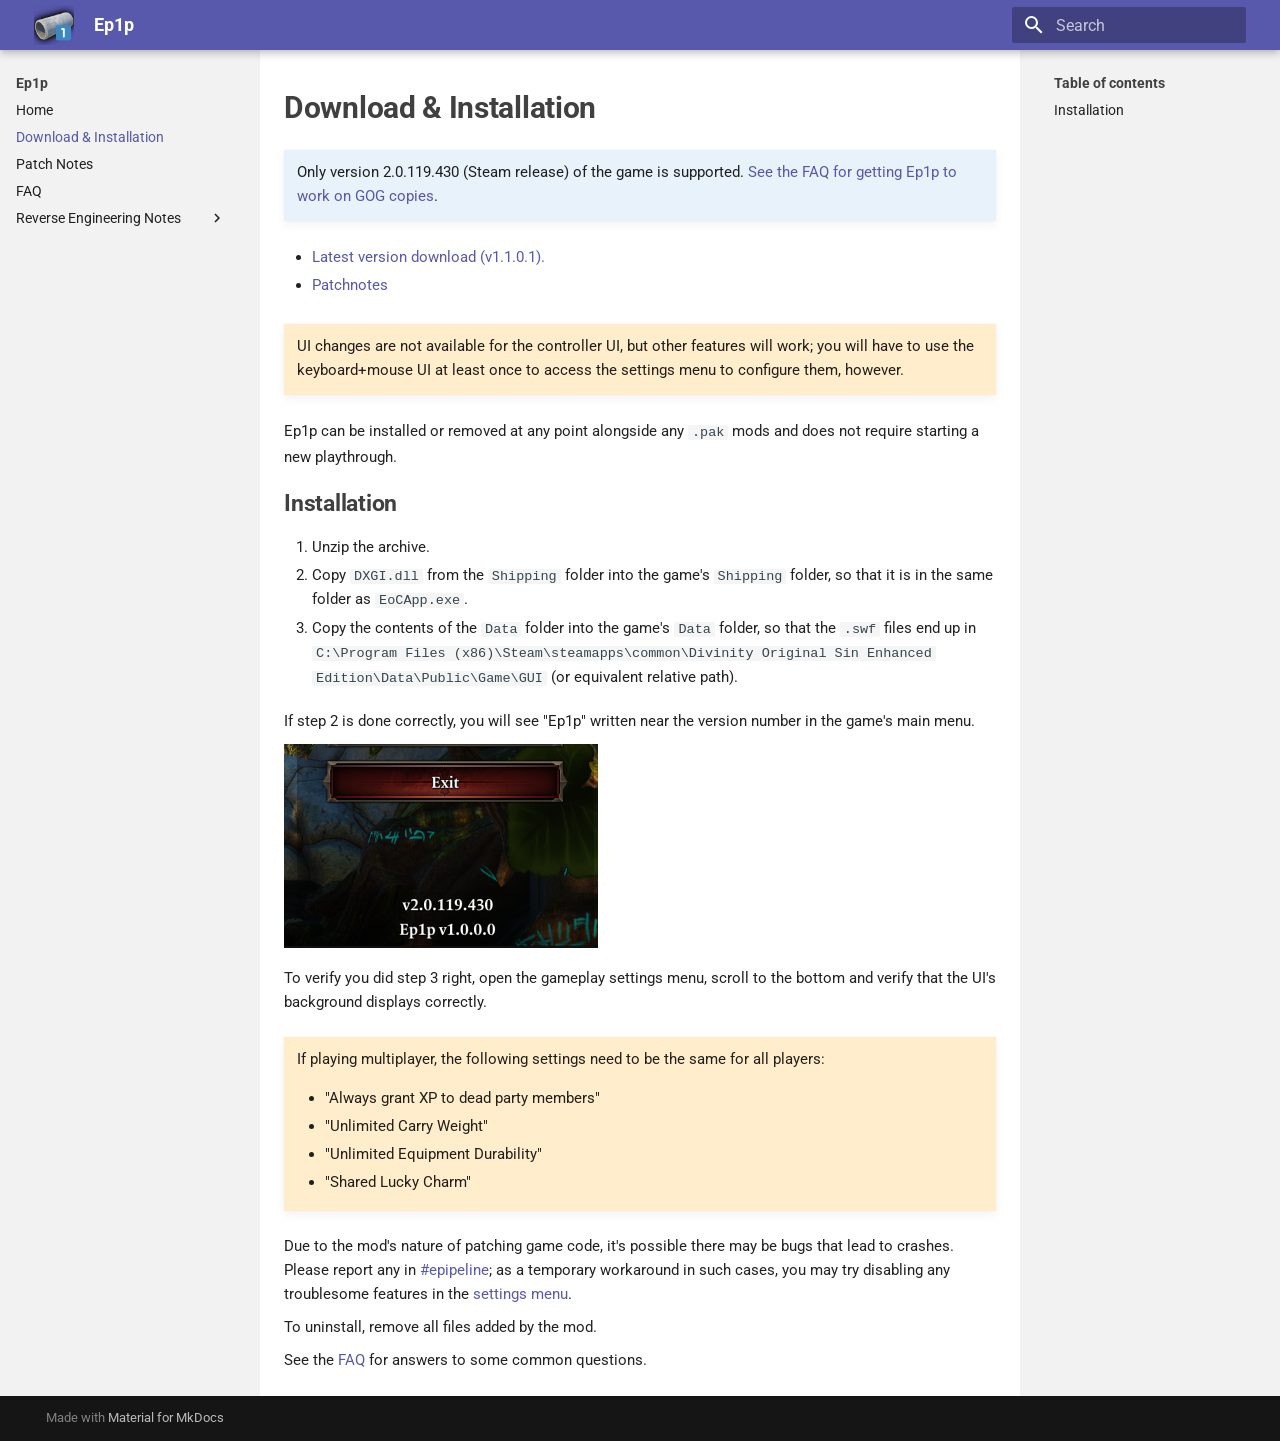
<file: download/index.html>
<!doctype html>
<html lang="en" class="no-js">
  <head>
    
      <meta charset="utf-8">
      <meta name="viewport" content="width=device-width,initial-scale=1">
      
        <meta name="description" content="Ep1p can be installed or removed at any point alongside any .pak mods and does not require starting a new playthrough.">
      
      
      
        <link rel="canonical" href="https://pinewood.team/ep1p/download/">
      
      
        <link rel="prev" href="..">
      
      
        <link rel="next" href="../patchnotes/">
      
      
      <link rel="icon" href="../img/ep1p_icon.png">
      <meta name="generator" content="mkdocs-1.6.1, mkdocs-material-9.5.29">
    
    
      
        <title>Download & Installation - Ep1p</title>
      
    
    
      <link rel="stylesheet" href="../assets/stylesheets/main.76a95c52.min.css">
      
      


    
    
      
    
    
      
        
        
        <link rel="preconnect" href="https://fonts.gstatic.com" crossorigin>
        <link rel="stylesheet" href="https://fonts.googleapis.com/css?family=Roboto:300,300i,400,400i,700,700i%7CRoboto+Mono:400,400i,700,700i&display=fallback">
        <style>:root{--md-text-font:"Roboto";--md-code-font:"Roboto Mono"}</style>
      
    
    
      <link rel="stylesheet" href="../css/extra.css">
    
    <script>__md_scope=new URL("..",location),__md_hash=e=>[...e].reduce((e,_)=>(e<<5)-e+_.charCodeAt(0),0),__md_get=(e,_=localStorage,t=__md_scope)=>JSON.parse(_.getItem(t.pathname+"."+e)),__md_set=(e,_,t=localStorage,a=__md_scope)=>{try{t.setItem(a.pathname+"."+e,JSON.stringify(_))}catch(e){}}</script>
    
      
  


  
  

<script id="__analytics">function __md_analytics(){function n(){dataLayer.push(arguments)}window.dataLayer=window.dataLayer||[],n("js",new Date),n("config","G-066MSBESE0"),document.addEventListener("DOMContentLoaded",function(){document.forms.search&&document.forms.search.query.addEventListener("blur",function(){this.value&&n("event","search",{search_term:this.value})}),document$.subscribe(function(){var a=document.forms.feedback;if(void 0!==a)for(var e of a.querySelectorAll("[type=submit]"))e.addEventListener("click",function(e){e.preventDefault();var t=document.location.pathname,e=this.getAttribute("data-md-value");n("event","feedback",{page:t,data:e}),a.firstElementChild.disabled=!0;e=a.querySelector(".md-feedback__note [data-md-value='"+e+"']");e&&(e.hidden=!1)}),a.hidden=!1}),location$.subscribe(function(e){n("config","G-066MSBESE0",{page_path:e.pathname})})});var e=document.createElement("script");e.async=!0,e.src="https://www.googletagmanager.com/gtag/js?id=G-066MSBESE0",document.getElementById("__analytics").insertAdjacentElement("afterEnd",e)}</script>
  
    <script>"undefined"!=typeof __md_analytics&&__md_analytics()</script>
  

    
    
    
  </head>
  
  
    <body dir="ltr">
  
    
    <input class="md-toggle" data-md-toggle="drawer" type="checkbox" id="__drawer" autocomplete="off">
    <input class="md-toggle" data-md-toggle="search" type="checkbox" id="__search" autocomplete="off">
    <label class="md-overlay" for="__drawer"></label>
    <div data-md-component="skip">
      
        
        <a href="#installation" class="md-skip">
          Skip to content
        </a>
      
    </div>
    <div data-md-component="announce">
      
    </div>
    
    
      

  

<header class="md-header md-header--shadow" data-md-component="header">
  <nav class="md-header__inner md-grid" aria-label="Header">
    <a href=".." title="Ep1p" class="md-header__button md-logo" aria-label="Ep1p" data-md-component="logo">
      
  <img src="../img/ep1p_logo.png" alt="logo">

    </a>
    <label class="md-header__button md-icon" for="__drawer">
      
      <svg xmlns="http://www.w3.org/2000/svg" viewBox="0 0 24 24"><path d="M3 6h18v2H3V6m0 5h18v2H3v-2m0 5h18v2H3v-2Z"/></svg>
    </label>
    <div class="md-header__title" data-md-component="header-title">
      <div class="md-header__ellipsis">
        <div class="md-header__topic">
          <span class="md-ellipsis">
            Ep1p
          </span>
        </div>
        <div class="md-header__topic" data-md-component="header-topic">
          <span class="md-ellipsis">
            
              Download & Installation
            
          </span>
        </div>
      </div>
    </div>
    
    
      <script>var media,input,key,value,palette=__md_get("__palette");if(palette&&palette.color){"(prefers-color-scheme)"===palette.color.media&&(media=matchMedia("(prefers-color-scheme: light)"),input=document.querySelector(media.matches?"[data-md-color-media='(prefers-color-scheme: light)']":"[data-md-color-media='(prefers-color-scheme: dark)']"),palette.color.media=input.getAttribute("data-md-color-media"),palette.color.scheme=input.getAttribute("data-md-color-scheme"),palette.color.primary=input.getAttribute("data-md-color-primary"),palette.color.accent=input.getAttribute("data-md-color-accent"));for([key,value]of Object.entries(palette.color))document.body.setAttribute("data-md-color-"+key,value)}</script>
    
    
    
      <label class="md-header__button md-icon" for="__search">
        
        <svg xmlns="http://www.w3.org/2000/svg" viewBox="0 0 24 24"><path d="M9.5 3A6.5 6.5 0 0 1 16 9.5c0 1.61-.59 3.09-1.56 4.23l.27.27h.79l5 5-1.5 1.5-5-5v-.79l-.27-.27A6.516 6.516 0 0 1 9.5 16 6.5 6.5 0 0 1 3 9.5 6.5 6.5 0 0 1 9.5 3m0 2C7 5 5 7 5 9.5S7 14 9.5 14 14 12 14 9.5 12 5 9.5 5Z"/></svg>
      </label>
      <div class="md-search" data-md-component="search" role="dialog">
  <label class="md-search__overlay" for="__search"></label>
  <div class="md-search__inner" role="search">
    <form class="md-search__form" name="search">
      <input type="text" class="md-search__input" name="query" aria-label="Search" placeholder="Search" autocapitalize="off" autocorrect="off" autocomplete="off" spellcheck="false" data-md-component="search-query" required>
      <label class="md-search__icon md-icon" for="__search">
        
        <svg xmlns="http://www.w3.org/2000/svg" viewBox="0 0 24 24"><path d="M9.5 3A6.5 6.5 0 0 1 16 9.5c0 1.61-.59 3.09-1.56 4.23l.27.27h.79l5 5-1.5 1.5-5-5v-.79l-.27-.27A6.516 6.516 0 0 1 9.5 16 6.5 6.5 0 0 1 3 9.5 6.5 6.5 0 0 1 9.5 3m0 2C7 5 5 7 5 9.5S7 14 9.5 14 14 12 14 9.5 12 5 9.5 5Z"/></svg>
        
        <svg xmlns="http://www.w3.org/2000/svg" viewBox="0 0 24 24"><path d="M20 11v2H8l5.5 5.5-1.42 1.42L4.16 12l7.92-7.92L13.5 5.5 8 11h12Z"/></svg>
      </label>
      <nav class="md-search__options" aria-label="Search">
        
        <button type="reset" class="md-search__icon md-icon" title="Clear" aria-label="Clear" tabindex="-1">
          
          <svg xmlns="http://www.w3.org/2000/svg" viewBox="0 0 24 24"><path d="M19 6.41 17.59 5 12 10.59 6.41 5 5 6.41 10.59 12 5 17.59 6.41 19 12 13.41 17.59 19 19 17.59 13.41 12 19 6.41Z"/></svg>
        </button>
      </nav>
      
    </form>
    <div class="md-search__output">
      <div class="md-search__scrollwrap" tabindex="0" data-md-scrollfix>
        <div class="md-search-result" data-md-component="search-result">
          <div class="md-search-result__meta">
            Initializing search
          </div>
          <ol class="md-search-result__list" role="presentation"></ol>
        </div>
      </div>
    </div>
  </div>
</div>
    
    
  </nav>
  
</header>
    
    <div class="md-container" data-md-component="container">
      
      
        
          
        
      
      <main class="md-main" data-md-component="main">
        <div class="md-main__inner md-grid">
          
            
              
              <div class="md-sidebar md-sidebar--primary" data-md-component="sidebar" data-md-type="navigation" >
                <div class="md-sidebar__scrollwrap">
                  <div class="md-sidebar__inner">
                    



<nav class="md-nav md-nav--primary" aria-label="Navigation" data-md-level="0">
  <label class="md-nav__title" for="__drawer">
    <a href=".." title="Ep1p" class="md-nav__button md-logo" aria-label="Ep1p" data-md-component="logo">
      
  <img src="../img/ep1p_logo.png" alt="logo">

    </a>
    Ep1p
  </label>
  
  <ul class="md-nav__list" data-md-scrollfix>
    
      
      
  
  
  
  
    <li class="md-nav__item">
      <a href=".." class="md-nav__link">
        
  
  <span class="md-ellipsis">
    Home
  </span>
  

      </a>
    </li>
  

    
      
      
  
  
    
  
  
  
    <li class="md-nav__item md-nav__item--active">
      
      <input class="md-nav__toggle md-toggle" type="checkbox" id="__toc">
      
      
      
        <label class="md-nav__link md-nav__link--active" for="__toc">
          
  
  <span class="md-ellipsis">
    Download & Installation
  </span>
  

          <span class="md-nav__icon md-icon"></span>
        </label>
      
      <a href="./" class="md-nav__link md-nav__link--active">
        
  
  <span class="md-ellipsis">
    Download & Installation
  </span>
  

      </a>
      
        

<nav class="md-nav md-nav--secondary" aria-label="Table of contents">
  
  
  
  
    <label class="md-nav__title" for="__toc">
      <span class="md-nav__icon md-icon"></span>
      Table of contents
    </label>
    <ul class="md-nav__list" data-md-component="toc" data-md-scrollfix>
      
        <li class="md-nav__item">
  <a href="#installation" class="md-nav__link">
    <span class="md-ellipsis">
      Installation
    </span>
  </a>
  
</li>
      
    </ul>
  
</nav>
      
    </li>
  

    
      
      
  
  
  
  
    <li class="md-nav__item">
      <a href="../patchnotes/" class="md-nav__link">
        
  
  <span class="md-ellipsis">
    Patch Notes
  </span>
  

      </a>
    </li>
  

    
      
      
  
  
  
  
    <li class="md-nav__item">
      <a href="../faq/" class="md-nav__link">
        
  
  <span class="md-ellipsis">
    FAQ
  </span>
  

      </a>
    </li>
  

    
      
      
  
  
  
  
    
    
    
    
    <li class="md-nav__item md-nav__item--nested">
      
        
        
        <input class="md-nav__toggle md-toggle " type="checkbox" id="__nav_5" >
        
          
          <label class="md-nav__link" for="__nav_5" id="__nav_5_label" tabindex="0">
            
  
  <span class="md-ellipsis">
    Reverse Engineering Notes
  </span>
  

            <span class="md-nav__icon md-icon"></span>
          </label>
        
        <nav class="md-nav" data-md-level="1" aria-labelledby="__nav_5_label" aria-expanded="false">
          <label class="md-nav__title" for="__nav_5">
            <span class="md-nav__icon md-icon"></span>
            Reverse Engineering Notes
          </label>
          <ul class="md-nav__list" data-md-scrollfix>
            
              
                
  
  
  
  
    <li class="md-nav__item">
      <a href="../re/osiris/" class="md-nav__link">
        
  
  <span class="md-ellipsis">
    Osiris
  </span>
  

      </a>
    </li>
  

              
            
          </ul>
        </nav>
      
    </li>
  

    
  </ul>
</nav>
                  </div>
                </div>
              </div>
            
            
              
              <div class="md-sidebar md-sidebar--secondary" data-md-component="sidebar" data-md-type="toc" >
                <div class="md-sidebar__scrollwrap">
                  <div class="md-sidebar__inner">
                    

<nav class="md-nav md-nav--secondary" aria-label="Table of contents">
  
  
  
  
    <label class="md-nav__title" for="__toc">
      <span class="md-nav__icon md-icon"></span>
      Table of contents
    </label>
    <ul class="md-nav__list" data-md-component="toc" data-md-scrollfix>
      
        <li class="md-nav__item">
  <a href="#installation" class="md-nav__link">
    <span class="md-ellipsis">
      Installation
    </span>
  </a>
  
</li>
      
    </ul>
  
</nav>
                  </div>
                </div>
              </div>
            
          
          
            <div class="md-content" data-md-component="content">
              <article class="md-content__inner md-typeset">
                
                  


  <h1>Download & Installation</h1>

<div><div class="admonition info">
<p>Only version 2.0.119.430 (Steam release) of the game is supported. <a href="../faq#i-have-a-gog-copy-can-i-use-ep1p">See the FAQ for getting Ep1p to work on GOG copies</a>.</p>
</div>
<ul>
<li><a href="https://drive.google.com/file/d/17YzJ-MwOuONdy0D_lb6kui4FVoWN8GHn/view?usp=drive_link">Latest version download (v1.1.0.1).</a></li>
<li><a href="../patchnotes/">Patchnotes</a></li>
</ul>
<div class="admonition warning">
<p>UI changes are not available for the controller UI, but other features will work; you will have to use the keyboard+mouse UI at least once to access the settings menu to configure them, however.</p>
</div>
<p>Ep1p can be installed or removed at any point alongside any <code>.pak</code> mods and does not require starting a new playthrough.</p>
<h2 id="installation">Installation<a class="headerlink" href="#installation" title="Permanent link">¶</a></h2>
<ol>
<li>Unzip the archive.</li>
<li>Copy <code>DXGI.dll</code> from the <code>Shipping</code> folder into the game's <code>Shipping</code> folder, so that it is in the same folder as <code>EoCApp.exe</code>.</li>
<li>Copy the contents of the <code>Data</code> folder into the game's <code>Data</code> folder, so that the <code>.swf</code> files end up in <code>C:\Program Files (x86)\Steam\steamapps\common\Divinity Original Sin Enhanced Edition\Data\Public\Game\GUI</code> (or equivalent relative path).</li>
</ol>
<p>If step 2 is done correctly, you will see "Ep1p" written near the version number in the game's main menu.</p>
<p><img alt="Version watermark." src="../img/version_watermark.png"></p>
<p>To verify you did step 3 right, open the gameplay settings menu, scroll to the bottom and verify that the UI's background displays correctly.</p>
<div class="admonition warning">
<p>If playing multiplayer, the following settings need to be the same for all players:</p>
<ul>
<li>"Always grant XP to dead party members"</li>
<li>"Unlimited Carry Weight"</li>
<li>"Unlimited Equipment Durability"</li>
<li>"Shared Lucky Charm"</li>
</ul>
</div>
<p>Due to the mod's nature of patching game code, it's possible there may be bugs that lead to crashes. Please report any in <a href="https://discord.gg/SevYmQc573">#epipeline</a>; as a temporary workaround in such cases, you may try disabling any troublesome features in the <a href="../#settings-menu">settings menu</a>.</p>
<p>To uninstall, remove all files added by the mod.</p>
<p>See the <a href="../faq/">FAQ</a> for answers to some common questions.</p></div>







  
  



  




                
              </article>
            </div>
          
          
<script>var target=document.getElementById(location.hash.slice(1));target&&target.name&&(target.checked=target.name.startsWith("__tabbed_"))</script>
        </div>
        
      </main>
      
        <footer class="md-footer">
  
  <div class="md-footer-meta md-typeset">
    <div class="md-footer-meta__inner md-grid">
      <div class="md-copyright">
  
  
    Made with
    <a href="https://squidfunk.github.io/mkdocs-material/" target="_blank" rel="noopener">
      Material for MkDocs
    </a>
  
</div>
      
    </div>
  </div>
</footer>
      
    </div>
    <div class="md-dialog" data-md-component="dialog">
      <div class="md-dialog__inner md-typeset"></div>
    </div>
    
    
    <script id="__config" type="application/json">{"base": "..", "features": [], "search": "../assets/javascripts/workers/search.b8dbb3d2.min.js", "translations": {"clipboard.copied": "Copied to clipboard", "clipboard.copy": "Copy to clipboard", "search.result.more.one": "1 more on this page", "search.result.more.other": "# more on this page", "search.result.none": "No matching documents", "search.result.one": "1 matching document", "search.result.other": "# matching documents", "search.result.placeholder": "Type to start searching", "search.result.term.missing": "Missing", "select.version": "Select version"}}</script>
    
    
      <script src="../assets/javascripts/bundle.fe8b6f2b.min.js"></script>
      
    
  </body>
</html>
</file>
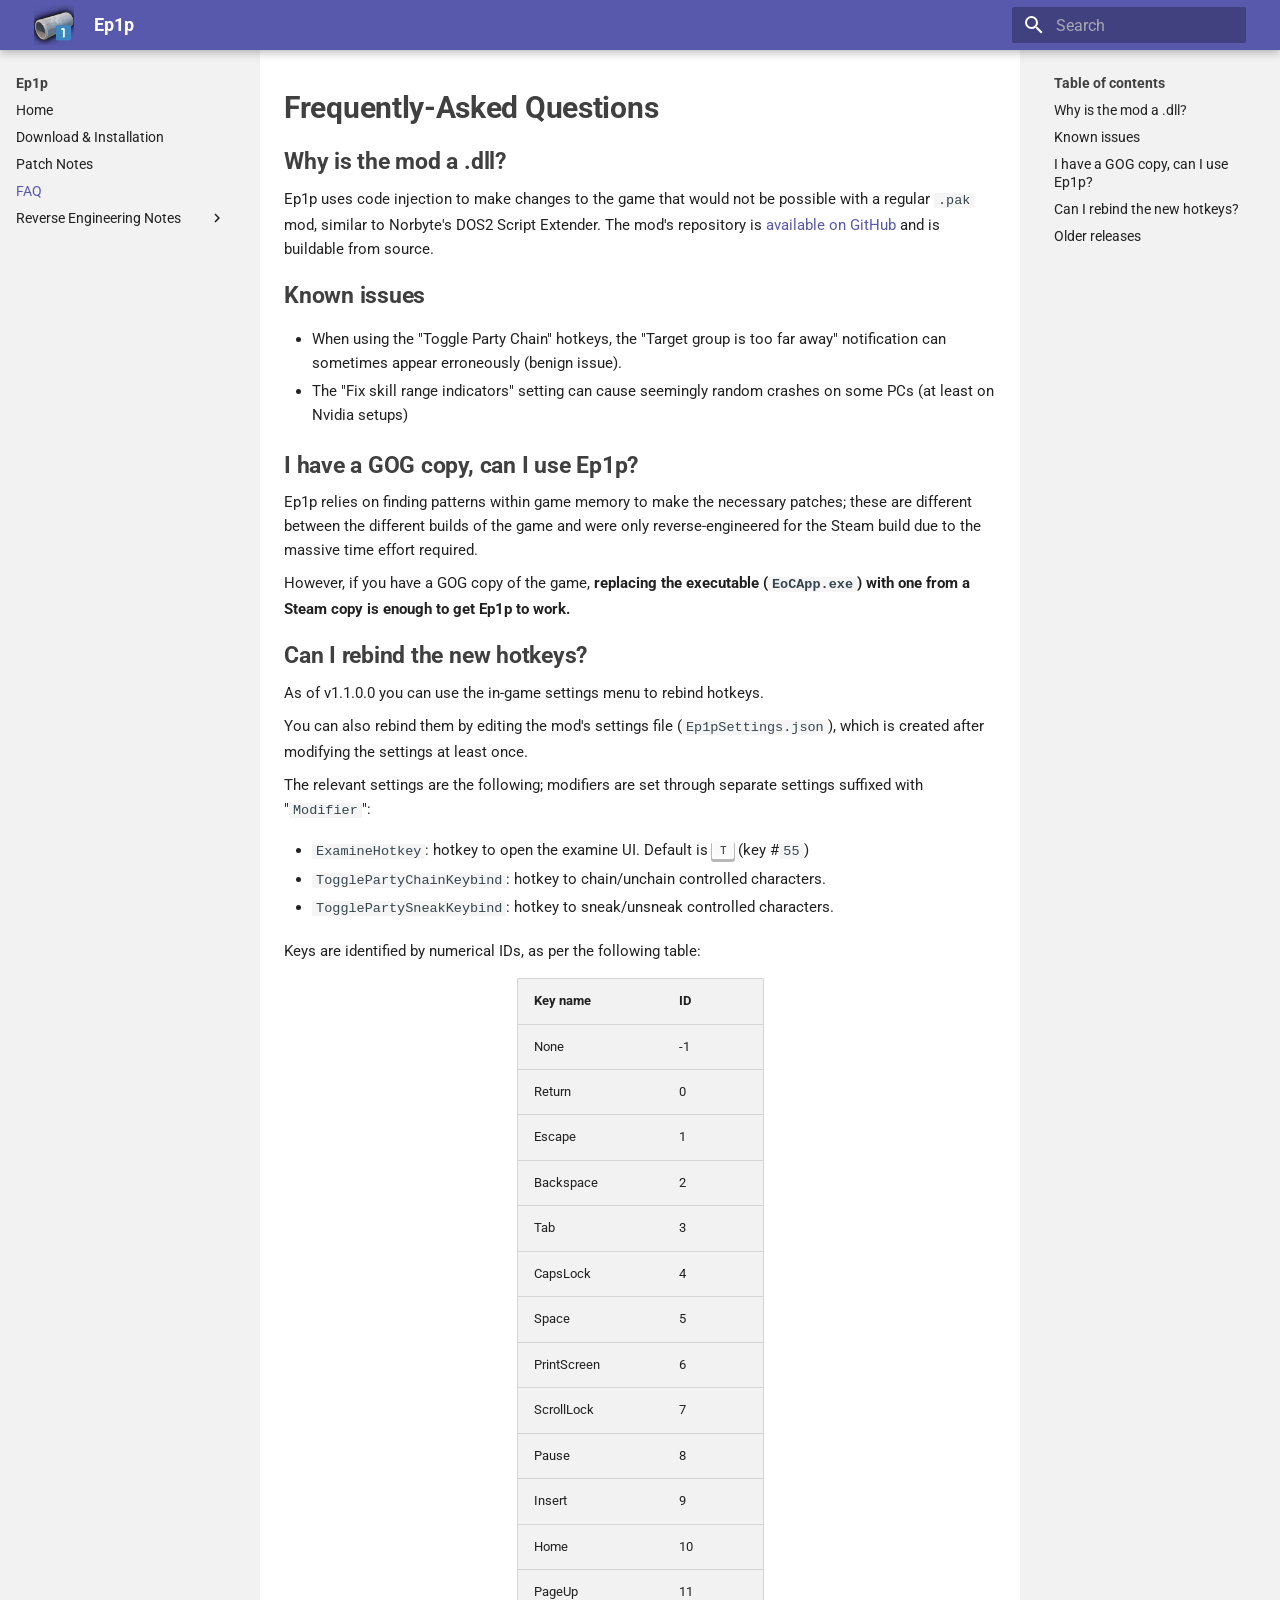
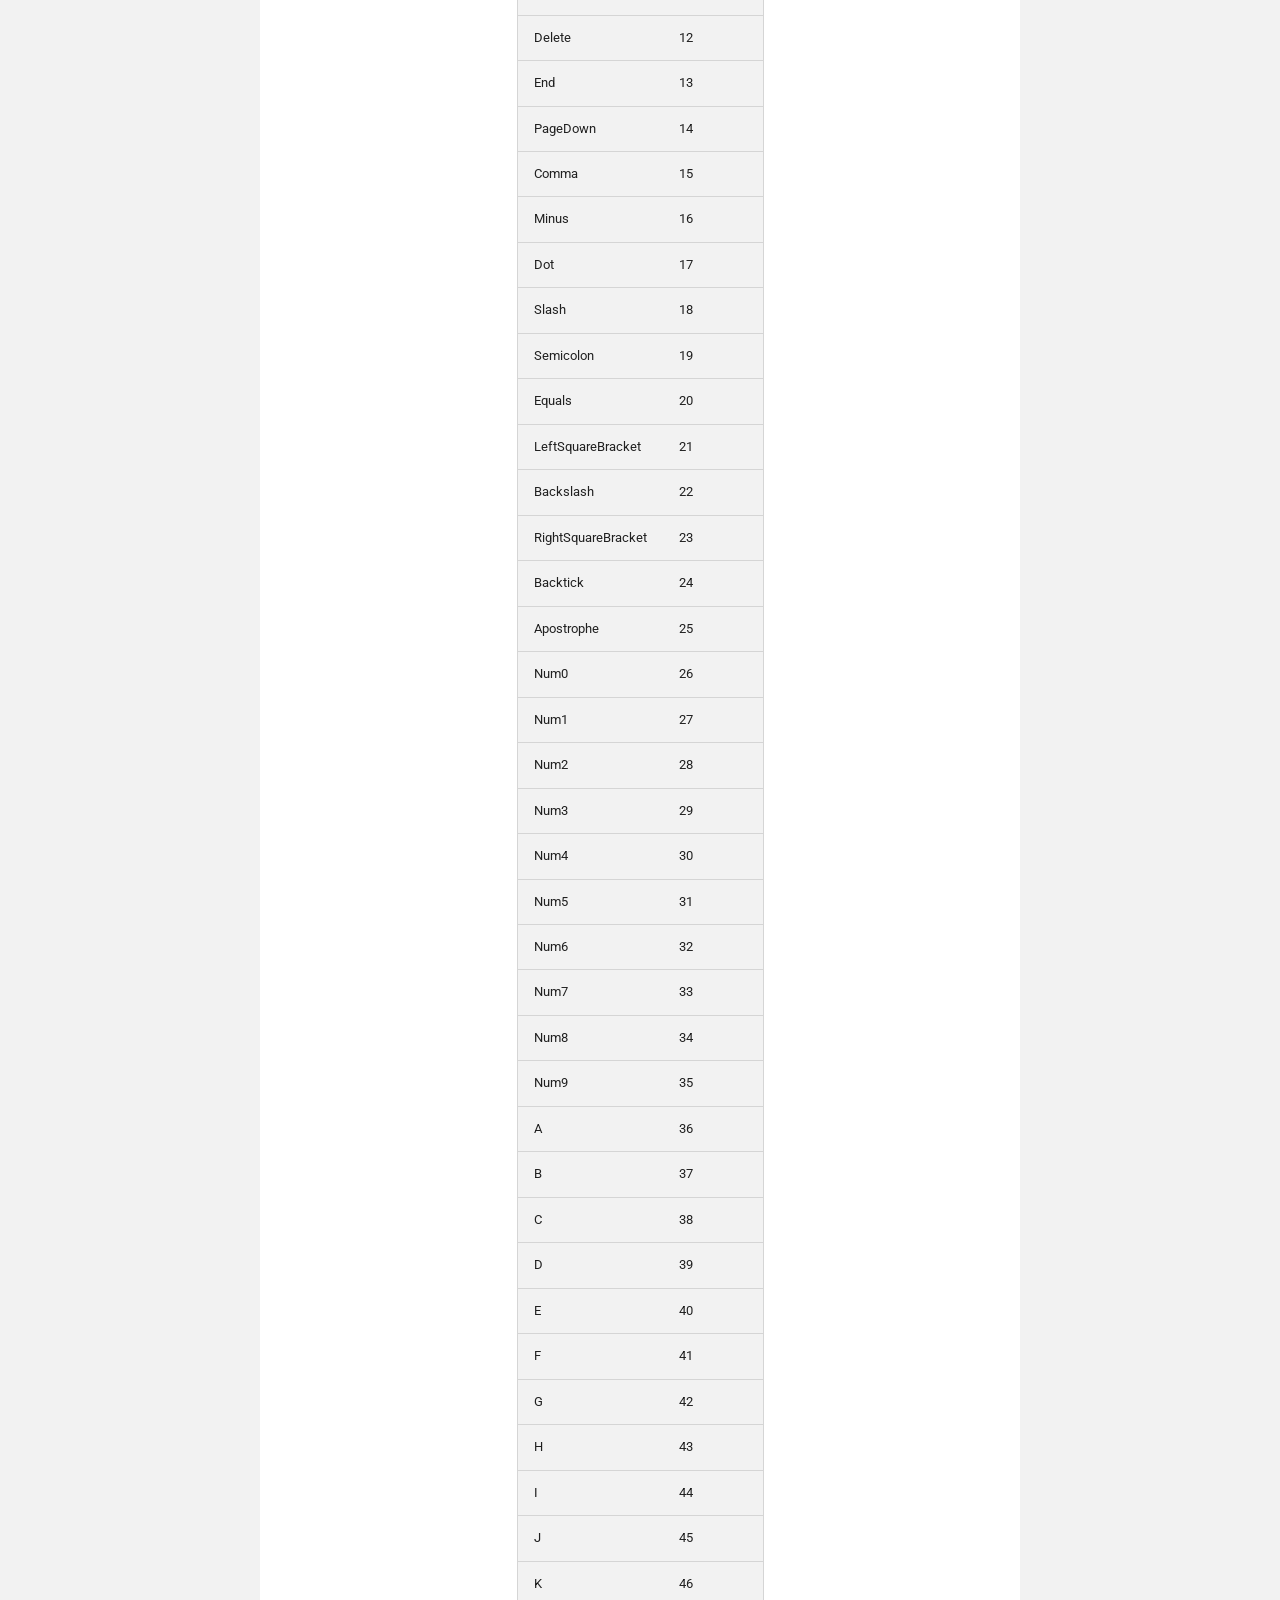
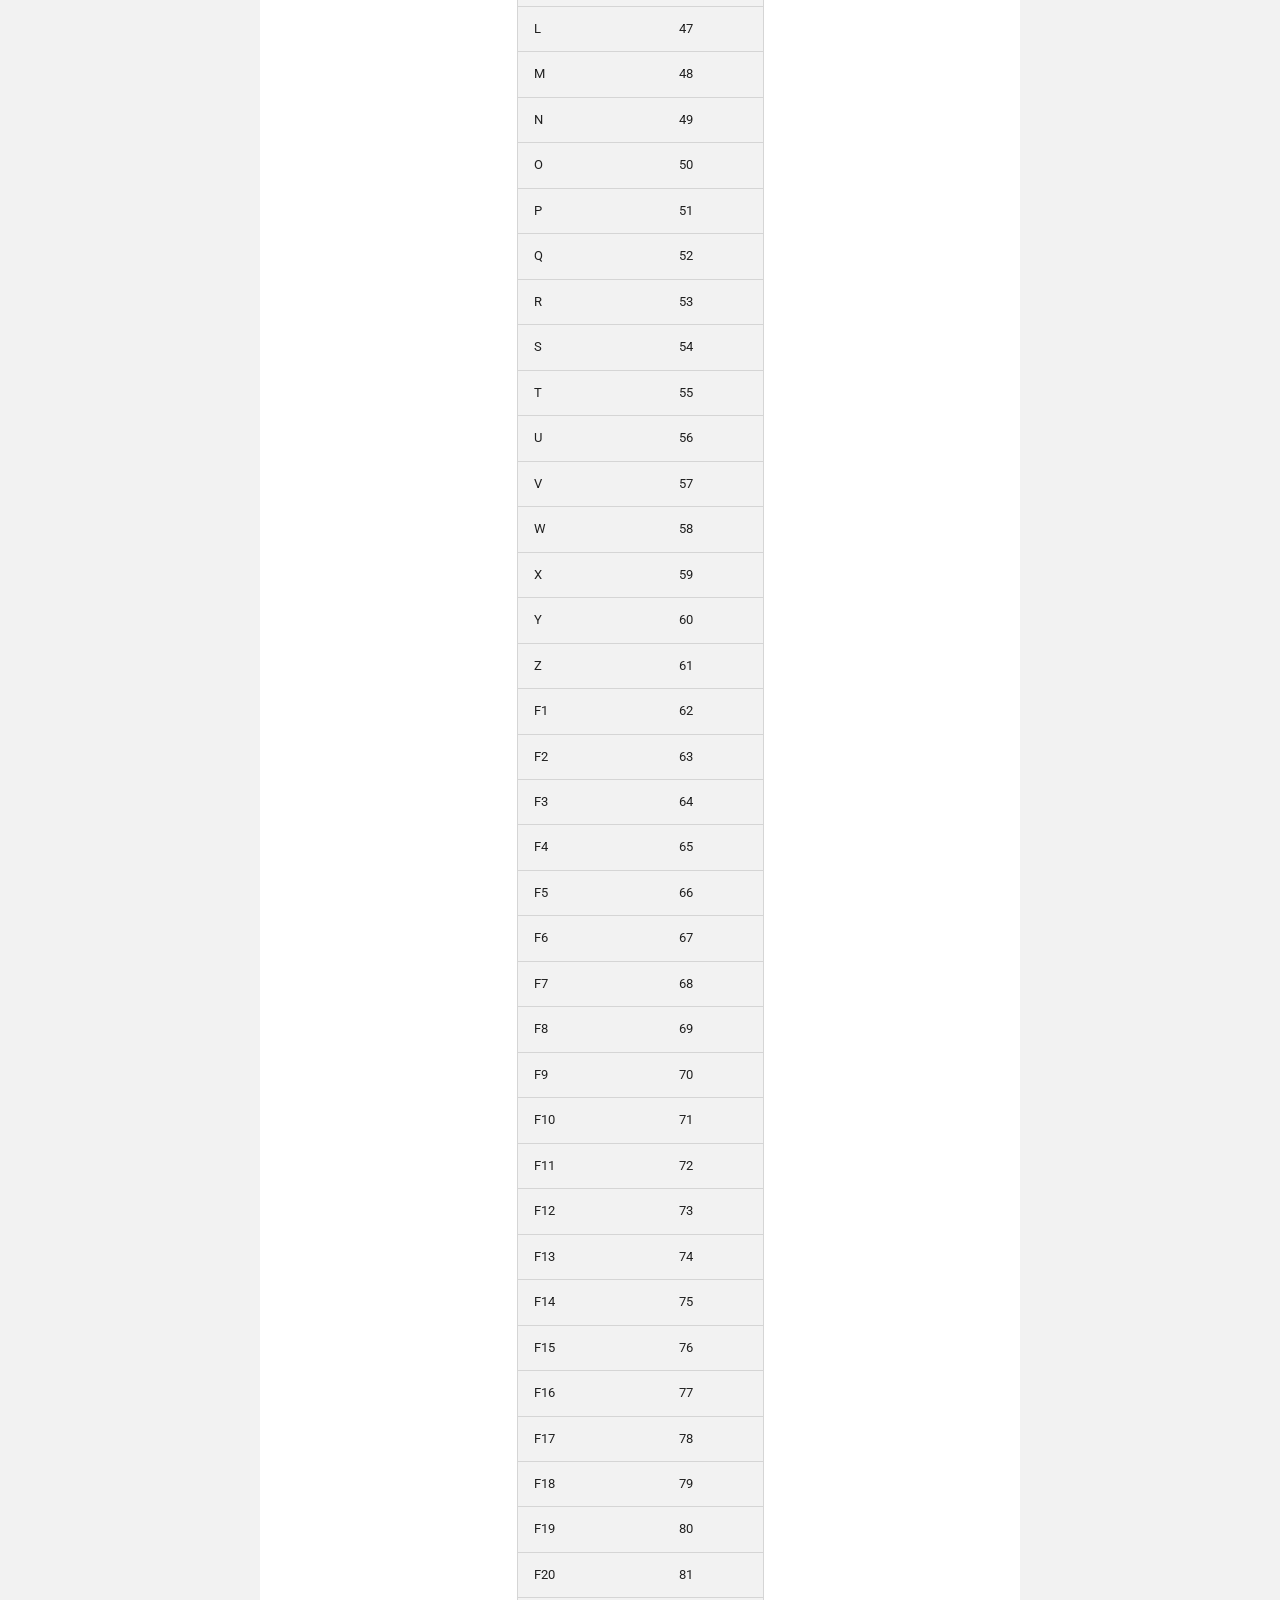
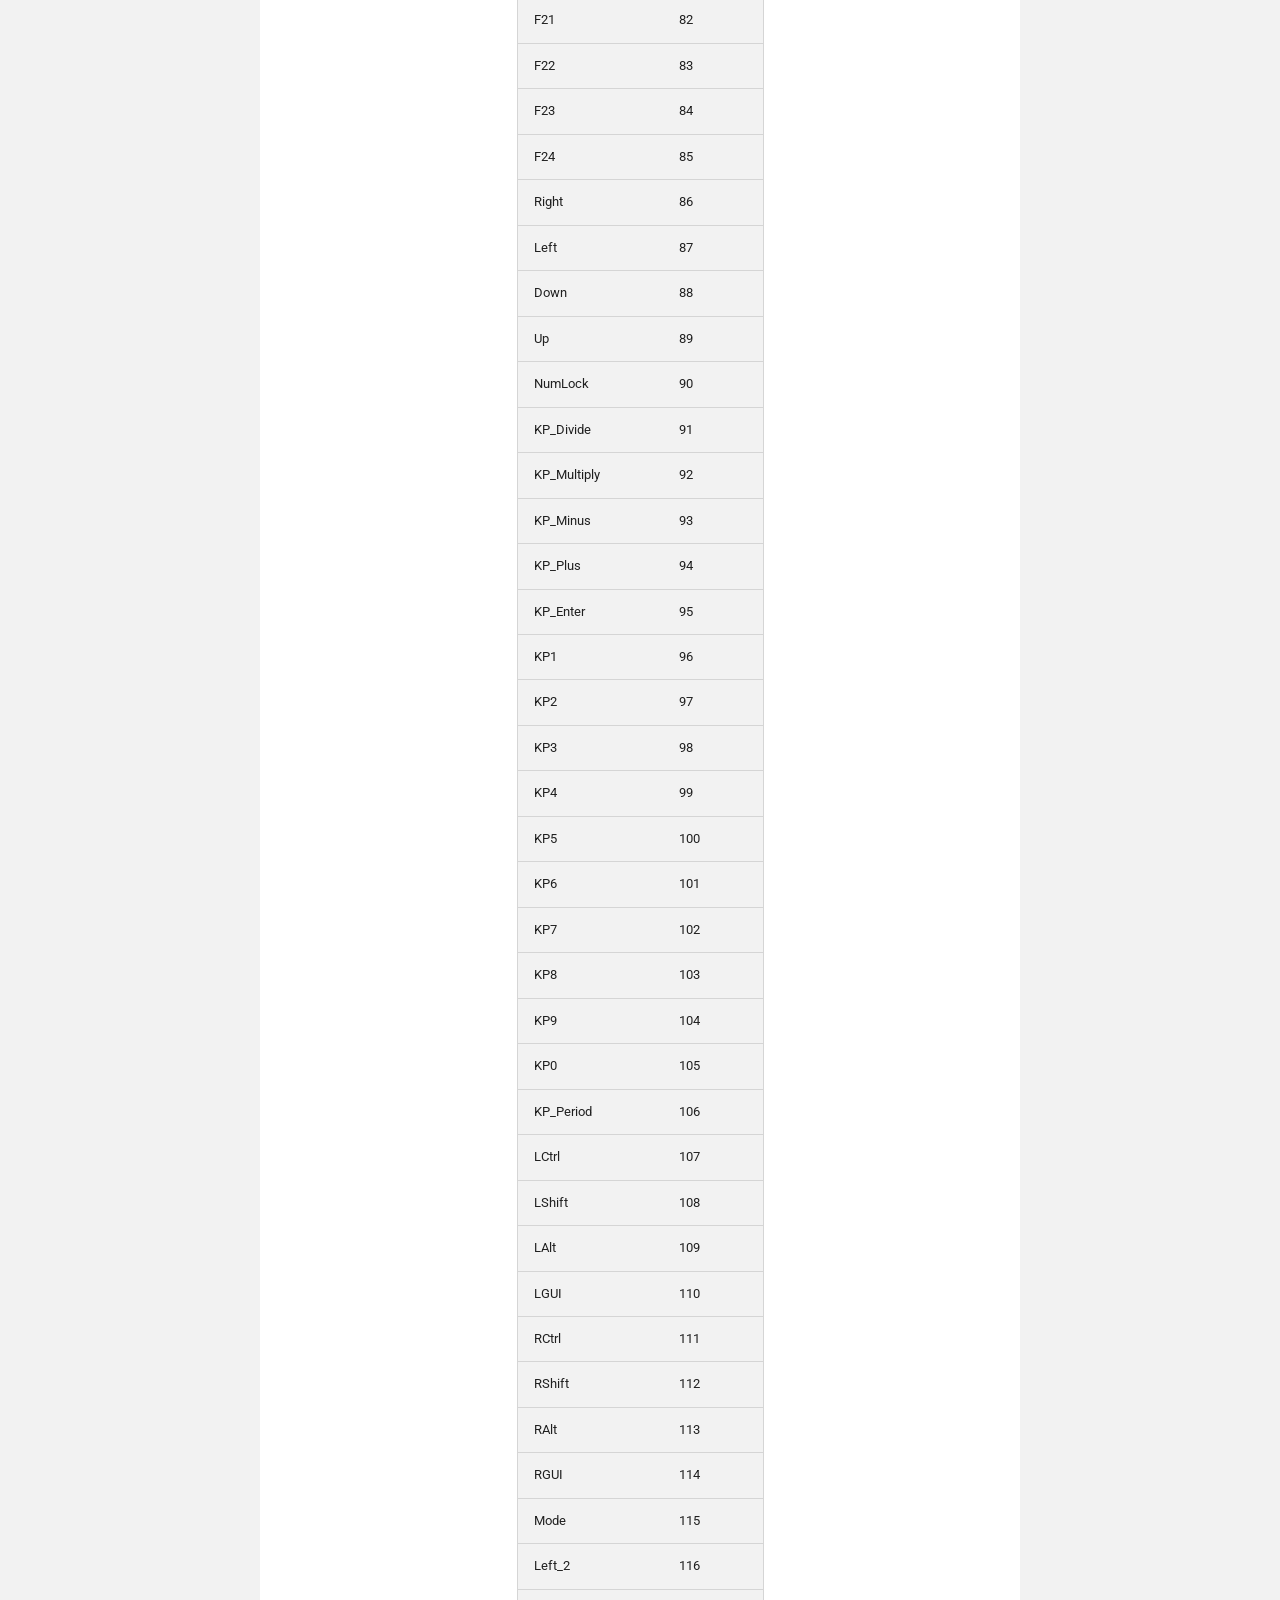
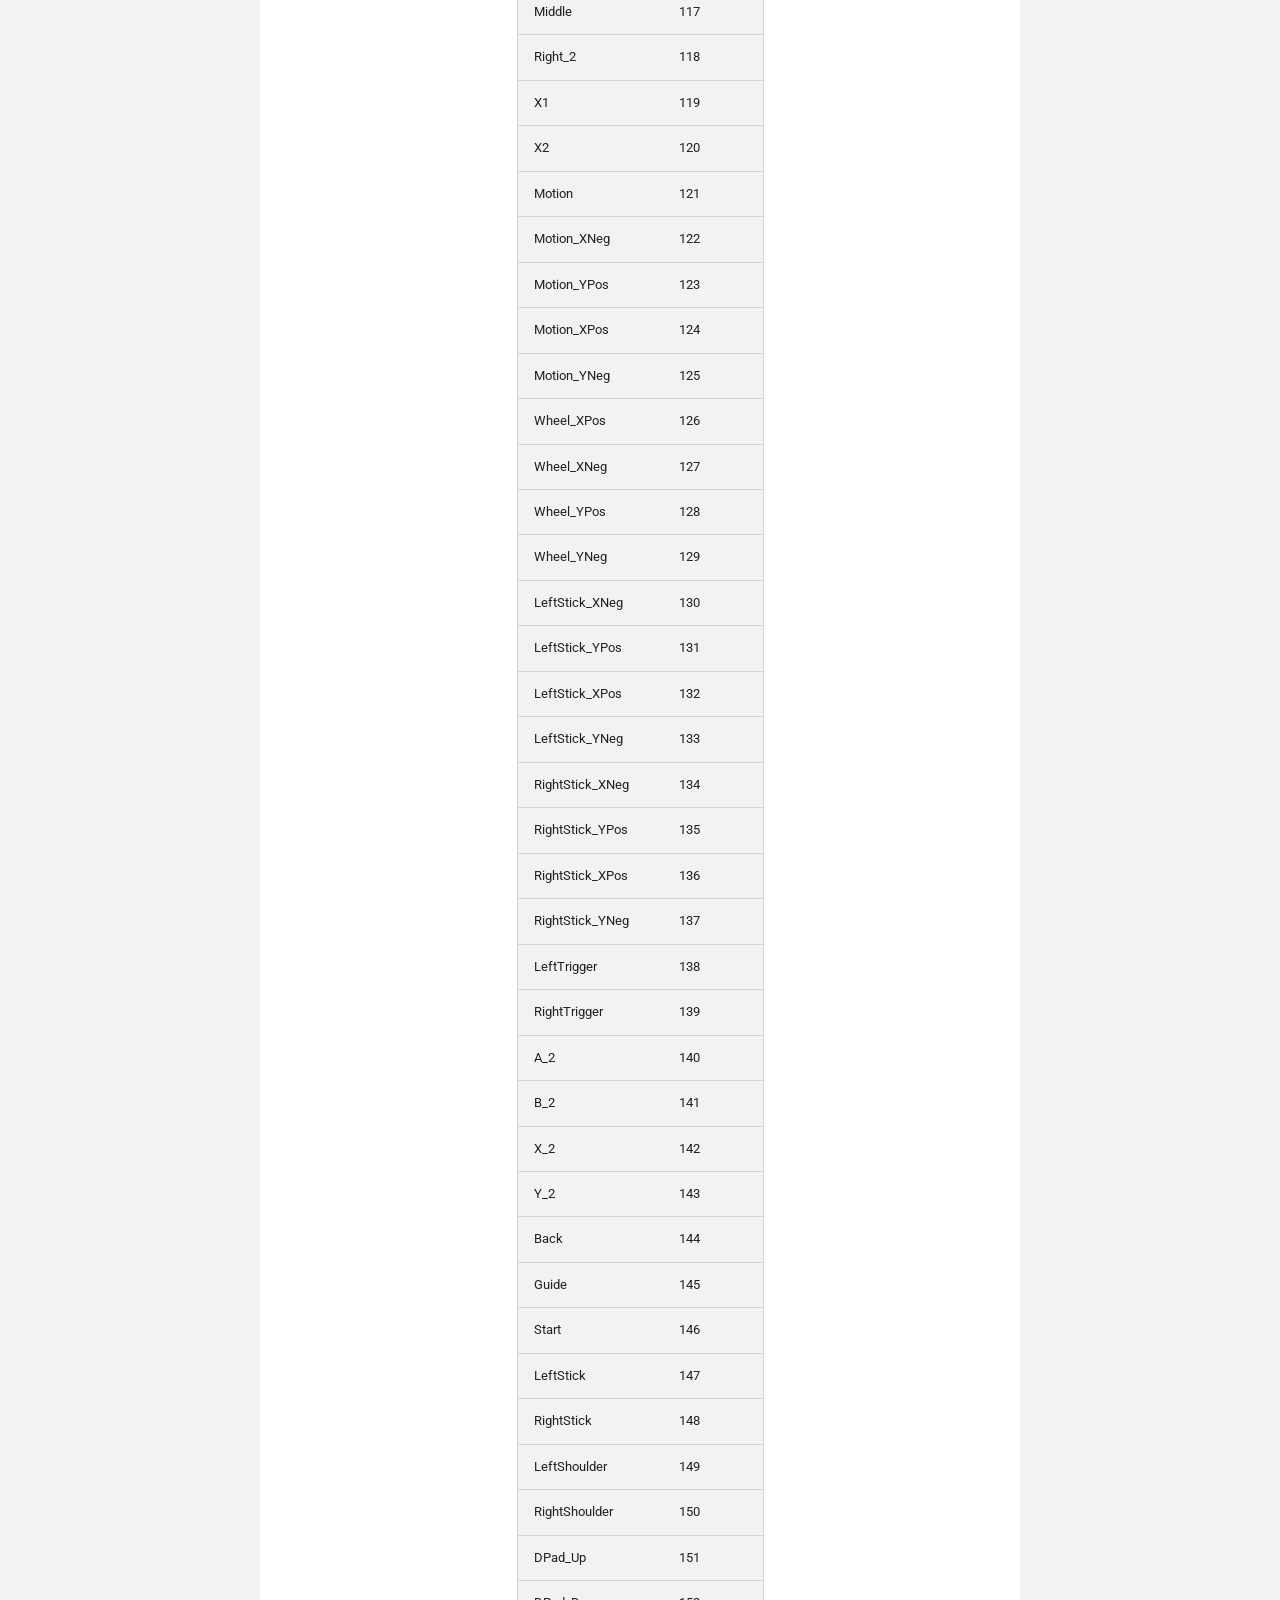
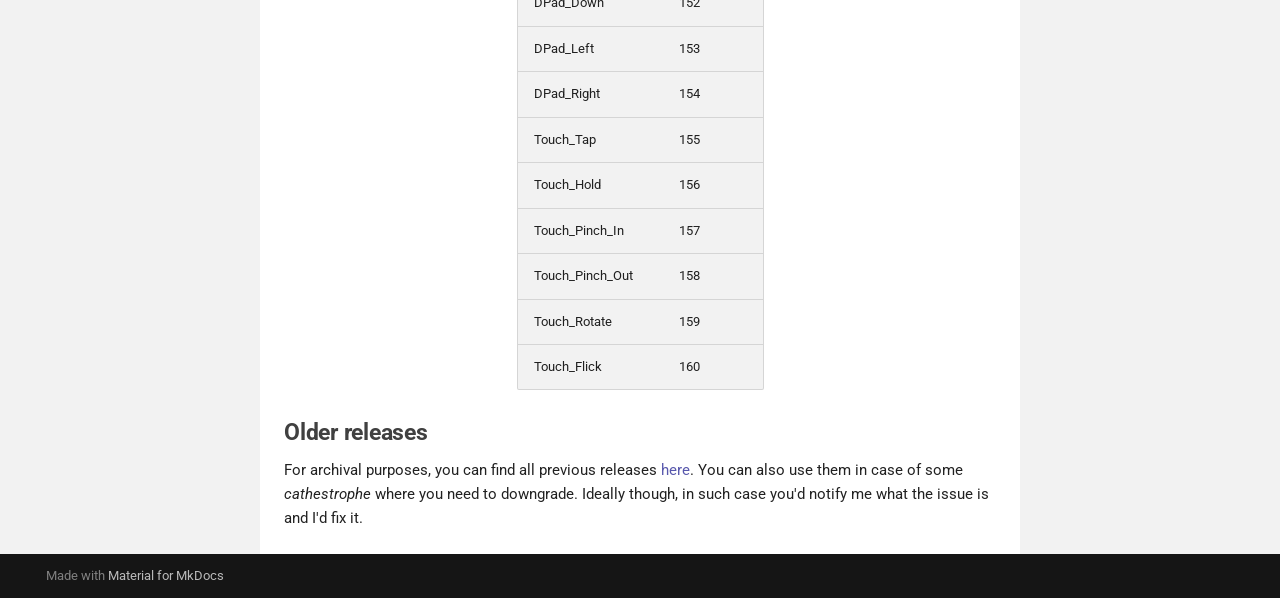
<file: faq/index.html>
<!doctype html>
<html lang="en" class="no-js">
  <head>
    
      <meta charset="utf-8">
      <meta name="viewport" content="width=device-width,initial-scale=1">
      
      
      
        <link rel="canonical" href="https://pinewood.team/ep1p/faq/">
      
      
        <link rel="prev" href="../patchnotes/">
      
      
        <link rel="next" href="../re/osiris/">
      
      
      <link rel="icon" href="../img/ep1p_icon.png">
      <meta name="generator" content="mkdocs-1.6.1, mkdocs-material-9.5.29">
    
    
      
        <title>FAQ - Ep1p</title>
      
    
    
      <link rel="stylesheet" href="../assets/stylesheets/main.76a95c52.min.css">
      
      


    
    
      
    
    
      
        
        
        <link rel="preconnect" href="https://fonts.gstatic.com" crossorigin>
        <link rel="stylesheet" href="https://fonts.googleapis.com/css?family=Roboto:300,300i,400,400i,700,700i%7CRoboto+Mono:400,400i,700,700i&display=fallback">
        <style>:root{--md-text-font:"Roboto";--md-code-font:"Roboto Mono"}</style>
      
    
    
      <link rel="stylesheet" href="../css/extra.css">
    
    <script>__md_scope=new URL("..",location),__md_hash=e=>[...e].reduce((e,_)=>(e<<5)-e+_.charCodeAt(0),0),__md_get=(e,_=localStorage,t=__md_scope)=>JSON.parse(_.getItem(t.pathname+"."+e)),__md_set=(e,_,t=localStorage,a=__md_scope)=>{try{t.setItem(a.pathname+"."+e,JSON.stringify(_))}catch(e){}}</script>
    
      
  


  
  

<script id="__analytics">function __md_analytics(){function n(){dataLayer.push(arguments)}window.dataLayer=window.dataLayer||[],n("js",new Date),n("config","G-066MSBESE0"),document.addEventListener("DOMContentLoaded",function(){document.forms.search&&document.forms.search.query.addEventListener("blur",function(){this.value&&n("event","search",{search_term:this.value})}),document$.subscribe(function(){var a=document.forms.feedback;if(void 0!==a)for(var e of a.querySelectorAll("[type=submit]"))e.addEventListener("click",function(e){e.preventDefault();var t=document.location.pathname,e=this.getAttribute("data-md-value");n("event","feedback",{page:t,data:e}),a.firstElementChild.disabled=!0;e=a.querySelector(".md-feedback__note [data-md-value='"+e+"']");e&&(e.hidden=!1)}),a.hidden=!1}),location$.subscribe(function(e){n("config","G-066MSBESE0",{page_path:e.pathname})})});var e=document.createElement("script");e.async=!0,e.src="https://www.googletagmanager.com/gtag/js?id=G-066MSBESE0",document.getElementById("__analytics").insertAdjacentElement("afterEnd",e)}</script>
  
    <script>"undefined"!=typeof __md_analytics&&__md_analytics()</script>
  

    
    
    
  </head>
  
  
    <body dir="ltr">
  
    
    <input class="md-toggle" data-md-toggle="drawer" type="checkbox" id="__drawer" autocomplete="off">
    <input class="md-toggle" data-md-toggle="search" type="checkbox" id="__search" autocomplete="off">
    <label class="md-overlay" for="__drawer"></label>
    <div data-md-component="skip">
      
        
        <a href="#frequently-asked-questions" class="md-skip">
          Skip to content
        </a>
      
    </div>
    <div data-md-component="announce">
      
    </div>
    
    
      

  

<header class="md-header md-header--shadow" data-md-component="header">
  <nav class="md-header__inner md-grid" aria-label="Header">
    <a href=".." title="Ep1p" class="md-header__button md-logo" aria-label="Ep1p" data-md-component="logo">
      
  <img src="../img/ep1p_logo.png" alt="logo">

    </a>
    <label class="md-header__button md-icon" for="__drawer">
      
      <svg xmlns="http://www.w3.org/2000/svg" viewBox="0 0 24 24"><path d="M3 6h18v2H3V6m0 5h18v2H3v-2m0 5h18v2H3v-2Z"/></svg>
    </label>
    <div class="md-header__title" data-md-component="header-title">
      <div class="md-header__ellipsis">
        <div class="md-header__topic">
          <span class="md-ellipsis">
            Ep1p
          </span>
        </div>
        <div class="md-header__topic" data-md-component="header-topic">
          <span class="md-ellipsis">
            
              FAQ
            
          </span>
        </div>
      </div>
    </div>
    
    
      <script>var media,input,key,value,palette=__md_get("__palette");if(palette&&palette.color){"(prefers-color-scheme)"===palette.color.media&&(media=matchMedia("(prefers-color-scheme: light)"),input=document.querySelector(media.matches?"[data-md-color-media='(prefers-color-scheme: light)']":"[data-md-color-media='(prefers-color-scheme: dark)']"),palette.color.media=input.getAttribute("data-md-color-media"),palette.color.scheme=input.getAttribute("data-md-color-scheme"),palette.color.primary=input.getAttribute("data-md-color-primary"),palette.color.accent=input.getAttribute("data-md-color-accent"));for([key,value]of Object.entries(palette.color))document.body.setAttribute("data-md-color-"+key,value)}</script>
    
    
    
      <label class="md-header__button md-icon" for="__search">
        
        <svg xmlns="http://www.w3.org/2000/svg" viewBox="0 0 24 24"><path d="M9.5 3A6.5 6.5 0 0 1 16 9.5c0 1.61-.59 3.09-1.56 4.23l.27.27h.79l5 5-1.5 1.5-5-5v-.79l-.27-.27A6.516 6.516 0 0 1 9.5 16 6.5 6.5 0 0 1 3 9.5 6.5 6.5 0 0 1 9.5 3m0 2C7 5 5 7 5 9.5S7 14 9.5 14 14 12 14 9.5 12 5 9.5 5Z"/></svg>
      </label>
      <div class="md-search" data-md-component="search" role="dialog">
  <label class="md-search__overlay" for="__search"></label>
  <div class="md-search__inner" role="search">
    <form class="md-search__form" name="search">
      <input type="text" class="md-search__input" name="query" aria-label="Search" placeholder="Search" autocapitalize="off" autocorrect="off" autocomplete="off" spellcheck="false" data-md-component="search-query" required>
      <label class="md-search__icon md-icon" for="__search">
        
        <svg xmlns="http://www.w3.org/2000/svg" viewBox="0 0 24 24"><path d="M9.5 3A6.5 6.5 0 0 1 16 9.5c0 1.61-.59 3.09-1.56 4.23l.27.27h.79l5 5-1.5 1.5-5-5v-.79l-.27-.27A6.516 6.516 0 0 1 9.5 16 6.5 6.5 0 0 1 3 9.5 6.5 6.5 0 0 1 9.5 3m0 2C7 5 5 7 5 9.5S7 14 9.5 14 14 12 14 9.5 12 5 9.5 5Z"/></svg>
        
        <svg xmlns="http://www.w3.org/2000/svg" viewBox="0 0 24 24"><path d="M20 11v2H8l5.5 5.5-1.42 1.42L4.16 12l7.92-7.92L13.5 5.5 8 11h12Z"/></svg>
      </label>
      <nav class="md-search__options" aria-label="Search">
        
        <button type="reset" class="md-search__icon md-icon" title="Clear" aria-label="Clear" tabindex="-1">
          
          <svg xmlns="http://www.w3.org/2000/svg" viewBox="0 0 24 24"><path d="M19 6.41 17.59 5 12 10.59 6.41 5 5 6.41 10.59 12 5 17.59 6.41 19 12 13.41 17.59 19 19 17.59 13.41 12 19 6.41Z"/></svg>
        </button>
      </nav>
      
    </form>
    <div class="md-search__output">
      <div class="md-search__scrollwrap" tabindex="0" data-md-scrollfix>
        <div class="md-search-result" data-md-component="search-result">
          <div class="md-search-result__meta">
            Initializing search
          </div>
          <ol class="md-search-result__list" role="presentation"></ol>
        </div>
      </div>
    </div>
  </div>
</div>
    
    
  </nav>
  
</header>
    
    <div class="md-container" data-md-component="container">
      
      
        
          
        
      
      <main class="md-main" data-md-component="main">
        <div class="md-main__inner md-grid">
          
            
              
              <div class="md-sidebar md-sidebar--primary" data-md-component="sidebar" data-md-type="navigation" >
                <div class="md-sidebar__scrollwrap">
                  <div class="md-sidebar__inner">
                    



<nav class="md-nav md-nav--primary" aria-label="Navigation" data-md-level="0">
  <label class="md-nav__title" for="__drawer">
    <a href=".." title="Ep1p" class="md-nav__button md-logo" aria-label="Ep1p" data-md-component="logo">
      
  <img src="../img/ep1p_logo.png" alt="logo">

    </a>
    Ep1p
  </label>
  
  <ul class="md-nav__list" data-md-scrollfix>
    
      
      
  
  
  
  
    <li class="md-nav__item">
      <a href=".." class="md-nav__link">
        
  
  <span class="md-ellipsis">
    Home
  </span>
  

      </a>
    </li>
  

    
      
      
  
  
  
  
    <li class="md-nav__item">
      <a href="../download/" class="md-nav__link">
        
  
  <span class="md-ellipsis">
    Download & Installation
  </span>
  

      </a>
    </li>
  

    
      
      
  
  
  
  
    <li class="md-nav__item">
      <a href="../patchnotes/" class="md-nav__link">
        
  
  <span class="md-ellipsis">
    Patch Notes
  </span>
  

      </a>
    </li>
  

    
      
      
  
  
    
  
  
  
    <li class="md-nav__item md-nav__item--active">
      
      <input class="md-nav__toggle md-toggle" type="checkbox" id="__toc">
      
      
        
      
      
        <label class="md-nav__link md-nav__link--active" for="__toc">
          
  
  <span class="md-ellipsis">
    FAQ
  </span>
  

          <span class="md-nav__icon md-icon"></span>
        </label>
      
      <a href="./" class="md-nav__link md-nav__link--active">
        
  
  <span class="md-ellipsis">
    FAQ
  </span>
  

      </a>
      
        

<nav class="md-nav md-nav--secondary" aria-label="Table of contents">
  
  
  
    
  
  
    <label class="md-nav__title" for="__toc">
      <span class="md-nav__icon md-icon"></span>
      Table of contents
    </label>
    <ul class="md-nav__list" data-md-component="toc" data-md-scrollfix>
      
        <li class="md-nav__item">
  <a href="#why-is-the-mod-a-dll" class="md-nav__link">
    <span class="md-ellipsis">
      Why is the mod a .dll?
    </span>
  </a>
  
</li>
      
        <li class="md-nav__item">
  <a href="#known-issues" class="md-nav__link">
    <span class="md-ellipsis">
      Known issues
    </span>
  </a>
  
</li>
      
        <li class="md-nav__item">
  <a href="#i-have-a-gog-copy-can-i-use-ep1p" class="md-nav__link">
    <span class="md-ellipsis">
      I have a GOG copy, can I use Ep1p?
    </span>
  </a>
  
</li>
      
        <li class="md-nav__item">
  <a href="#can-i-rebind-the-new-hotkeys" class="md-nav__link">
    <span class="md-ellipsis">
      Can I rebind the new hotkeys?
    </span>
  </a>
  
</li>
      
        <li class="md-nav__item">
  <a href="#older-releases" class="md-nav__link">
    <span class="md-ellipsis">
      Older releases
    </span>
  </a>
  
</li>
      
    </ul>
  
</nav>
      
    </li>
  

    
      
      
  
  
  
  
    
    
    
    
    <li class="md-nav__item md-nav__item--nested">
      
        
        
        <input class="md-nav__toggle md-toggle " type="checkbox" id="__nav_5" >
        
          
          <label class="md-nav__link" for="__nav_5" id="__nav_5_label" tabindex="0">
            
  
  <span class="md-ellipsis">
    Reverse Engineering Notes
  </span>
  

            <span class="md-nav__icon md-icon"></span>
          </label>
        
        <nav class="md-nav" data-md-level="1" aria-labelledby="__nav_5_label" aria-expanded="false">
          <label class="md-nav__title" for="__nav_5">
            <span class="md-nav__icon md-icon"></span>
            Reverse Engineering Notes
          </label>
          <ul class="md-nav__list" data-md-scrollfix>
            
              
                
  
  
  
  
    <li class="md-nav__item">
      <a href="../re/osiris/" class="md-nav__link">
        
  
  <span class="md-ellipsis">
    Osiris
  </span>
  

      </a>
    </li>
  

              
            
          </ul>
        </nav>
      
    </li>
  

    
  </ul>
</nav>
                  </div>
                </div>
              </div>
            
            
              
              <div class="md-sidebar md-sidebar--secondary" data-md-component="sidebar" data-md-type="toc" >
                <div class="md-sidebar__scrollwrap">
                  <div class="md-sidebar__inner">
                    

<nav class="md-nav md-nav--secondary" aria-label="Table of contents">
  
  
  
    
  
  
    <label class="md-nav__title" for="__toc">
      <span class="md-nav__icon md-icon"></span>
      Table of contents
    </label>
    <ul class="md-nav__list" data-md-component="toc" data-md-scrollfix>
      
        <li class="md-nav__item">
  <a href="#why-is-the-mod-a-dll" class="md-nav__link">
    <span class="md-ellipsis">
      Why is the mod a .dll?
    </span>
  </a>
  
</li>
      
        <li class="md-nav__item">
  <a href="#known-issues" class="md-nav__link">
    <span class="md-ellipsis">
      Known issues
    </span>
  </a>
  
</li>
      
        <li class="md-nav__item">
  <a href="#i-have-a-gog-copy-can-i-use-ep1p" class="md-nav__link">
    <span class="md-ellipsis">
      I have a GOG copy, can I use Ep1p?
    </span>
  </a>
  
</li>
      
        <li class="md-nav__item">
  <a href="#can-i-rebind-the-new-hotkeys" class="md-nav__link">
    <span class="md-ellipsis">
      Can I rebind the new hotkeys?
    </span>
  </a>
  
</li>
      
        <li class="md-nav__item">
  <a href="#older-releases" class="md-nav__link">
    <span class="md-ellipsis">
      Older releases
    </span>
  </a>
  
</li>
      
    </ul>
  
</nav>
                  </div>
                </div>
              </div>
            
          
          
            <div class="md-content" data-md-component="content">
              <article class="md-content__inner md-typeset">
                
                  


<div><h1 id="frequently-asked-questions">Frequently-Asked Questions<a class="headerlink" href="#frequently-asked-questions" title="Permanent link">¶</a></h1>
<h2 id="why-is-the-mod-a-dll">Why is the mod a .dll?<a class="headerlink" href="#why-is-the-mod-a-dll" title="Permanent link">¶</a></h2>
<p>Ep1p uses code injection to make changes to the game that would not be possible with a regular <code>.pak</code> mod, similar to Norbyte's DOS2 Script Extender. The mod's repository is <a href="https://github.com/PinewoodPip/ep1p">available on GitHub</a> and is buildable from source.</p>
<h2 id="known-issues">Known issues<a class="headerlink" href="#known-issues" title="Permanent link">¶</a></h2>
<ul>
<li>When using the "Toggle Party Chain" hotkeys, the "Target group is too far away" notification can sometimes appear erroneously (benign issue).</li>
<li>The "Fix skill range indicators" setting can cause seemingly random crashes on some PCs (at least on Nvidia setups)</li>
</ul>
<h2 id="i-have-a-gog-copy-can-i-use-ep1p">I have a GOG copy, can I use Ep1p?<a class="headerlink" href="#i-have-a-gog-copy-can-i-use-ep1p" title="Permanent link">¶</a></h2>
<p>Ep1p relies on finding patterns within game memory to make the necessary patches; these are different between the different builds of the game and were only reverse-engineered for the Steam build due to the massive time effort required.</p>
<p>However, if you have a GOG copy of the game, <strong>replacing the executable (<code>EoCApp.exe</code>) with one from a Steam copy is enough to get Ep1p to work.</strong></p>
<h2 id="can-i-rebind-the-new-hotkeys">Can I rebind the new hotkeys?<a class="headerlink" href="#can-i-rebind-the-new-hotkeys" title="Permanent link">¶</a></h2>
<p>As of v1.1.0.0 you can use the in-game settings menu to rebind hotkeys.</p>
<p>You can also rebind them by editing the mod's settings file (<code>Ep1pSettings.json</code>), which is created after modifying the settings at least once.</p>
<p>The relevant settings are the following; modifiers are set through separate settings suffixed with "<code>Modifier</code>":</p>
<ul>
<li><code>ExamineHotkey</code>: hotkey to open the examine UI. Default is <span class="keys"><kbd class="key-t">T</kbd></span> (key #<code>55</code>)</li>
<li><code>TogglePartyChainKeybind</code>: hotkey to chain/unchain controlled characters.</li>
<li><code>TogglePartySneakKeybind</code>: hotkey to sneak/unsneak controlled characters.</li>
</ul>
<p>Keys are identified by numerical IDs, as per the following table:</p>
<table>
<thead>
<tr>
<th>Key name</th>
<th>ID</th>
</tr>
</thead>
<tbody>
<tr>
<td>None</td>
<td>-1</td>
</tr>
<tr>
<td>Return</td>
<td>0</td>
</tr>
<tr>
<td>Escape</td>
<td>1</td>
</tr>
<tr>
<td>Backspace</td>
<td>2</td>
</tr>
<tr>
<td>Tab</td>
<td>3</td>
</tr>
<tr>
<td>CapsLock</td>
<td>4</td>
</tr>
<tr>
<td>Space</td>
<td>5</td>
</tr>
<tr>
<td>PrintScreen</td>
<td>6</td>
</tr>
<tr>
<td>ScrollLock</td>
<td>7</td>
</tr>
<tr>
<td>Pause</td>
<td>8</td>
</tr>
<tr>
<td>Insert</td>
<td>9</td>
</tr>
<tr>
<td>Home</td>
<td>10</td>
</tr>
<tr>
<td>PageUp</td>
<td>11</td>
</tr>
<tr>
<td>Delete</td>
<td>12</td>
</tr>
<tr>
<td>End</td>
<td>13</td>
</tr>
<tr>
<td>PageDown</td>
<td>14</td>
</tr>
<tr>
<td>Comma</td>
<td>15</td>
</tr>
<tr>
<td>Minus</td>
<td>16</td>
</tr>
<tr>
<td>Dot</td>
<td>17</td>
</tr>
<tr>
<td>Slash</td>
<td>18</td>
</tr>
<tr>
<td>Semicolon</td>
<td>19</td>
</tr>
<tr>
<td>Equals</td>
<td>20</td>
</tr>
<tr>
<td>LeftSquareBracket</td>
<td>21</td>
</tr>
<tr>
<td>Backslash</td>
<td>22</td>
</tr>
<tr>
<td>RightSquareBracket</td>
<td>23</td>
</tr>
<tr>
<td>Backtick</td>
<td>24</td>
</tr>
<tr>
<td>Apostrophe</td>
<td>25</td>
</tr>
<tr>
<td>Num0</td>
<td>26</td>
</tr>
<tr>
<td>Num1</td>
<td>27</td>
</tr>
<tr>
<td>Num2</td>
<td>28</td>
</tr>
<tr>
<td>Num3</td>
<td>29</td>
</tr>
<tr>
<td>Num4</td>
<td>30</td>
</tr>
<tr>
<td>Num5</td>
<td>31</td>
</tr>
<tr>
<td>Num6</td>
<td>32</td>
</tr>
<tr>
<td>Num7</td>
<td>33</td>
</tr>
<tr>
<td>Num8</td>
<td>34</td>
</tr>
<tr>
<td>Num9</td>
<td>35</td>
</tr>
<tr>
<td>A</td>
<td>36</td>
</tr>
<tr>
<td>B</td>
<td>37</td>
</tr>
<tr>
<td>C</td>
<td>38</td>
</tr>
<tr>
<td>D</td>
<td>39</td>
</tr>
<tr>
<td>E</td>
<td>40</td>
</tr>
<tr>
<td>F</td>
<td>41</td>
</tr>
<tr>
<td>G</td>
<td>42</td>
</tr>
<tr>
<td>H</td>
<td>43</td>
</tr>
<tr>
<td>I</td>
<td>44</td>
</tr>
<tr>
<td>J</td>
<td>45</td>
</tr>
<tr>
<td>K</td>
<td>46</td>
</tr>
<tr>
<td>L</td>
<td>47</td>
</tr>
<tr>
<td>M</td>
<td>48</td>
</tr>
<tr>
<td>N</td>
<td>49</td>
</tr>
<tr>
<td>O</td>
<td>50</td>
</tr>
<tr>
<td>P</td>
<td>51</td>
</tr>
<tr>
<td>Q</td>
<td>52</td>
</tr>
<tr>
<td>R</td>
<td>53</td>
</tr>
<tr>
<td>S</td>
<td>54</td>
</tr>
<tr>
<td>T</td>
<td>55</td>
</tr>
<tr>
<td>U</td>
<td>56</td>
</tr>
<tr>
<td>V</td>
<td>57</td>
</tr>
<tr>
<td>W</td>
<td>58</td>
</tr>
<tr>
<td>X</td>
<td>59</td>
</tr>
<tr>
<td>Y</td>
<td>60</td>
</tr>
<tr>
<td>Z</td>
<td>61</td>
</tr>
<tr>
<td>F1</td>
<td>62</td>
</tr>
<tr>
<td>F2</td>
<td>63</td>
</tr>
<tr>
<td>F3</td>
<td>64</td>
</tr>
<tr>
<td>F4</td>
<td>65</td>
</tr>
<tr>
<td>F5</td>
<td>66</td>
</tr>
<tr>
<td>F6</td>
<td>67</td>
</tr>
<tr>
<td>F7</td>
<td>68</td>
</tr>
<tr>
<td>F8</td>
<td>69</td>
</tr>
<tr>
<td>F9</td>
<td>70</td>
</tr>
<tr>
<td>F10</td>
<td>71</td>
</tr>
<tr>
<td>F11</td>
<td>72</td>
</tr>
<tr>
<td>F12</td>
<td>73</td>
</tr>
<tr>
<td>F13</td>
<td>74</td>
</tr>
<tr>
<td>F14</td>
<td>75</td>
</tr>
<tr>
<td>F15</td>
<td>76</td>
</tr>
<tr>
<td>F16</td>
<td>77</td>
</tr>
<tr>
<td>F17</td>
<td>78</td>
</tr>
<tr>
<td>F18</td>
<td>79</td>
</tr>
<tr>
<td>F19</td>
<td>80</td>
</tr>
<tr>
<td>F20</td>
<td>81</td>
</tr>
<tr>
<td>F21</td>
<td>82</td>
</tr>
<tr>
<td>F22</td>
<td>83</td>
</tr>
<tr>
<td>F23</td>
<td>84</td>
</tr>
<tr>
<td>F24</td>
<td>85</td>
</tr>
<tr>
<td>Right</td>
<td>86</td>
</tr>
<tr>
<td>Left</td>
<td>87</td>
</tr>
<tr>
<td>Down</td>
<td>88</td>
</tr>
<tr>
<td>Up</td>
<td>89</td>
</tr>
<tr>
<td>NumLock</td>
<td>90</td>
</tr>
<tr>
<td>KP_Divide</td>
<td>91</td>
</tr>
<tr>
<td>KP_Multiply</td>
<td>92</td>
</tr>
<tr>
<td>KP_Minus</td>
<td>93</td>
</tr>
<tr>
<td>KP_Plus</td>
<td>94</td>
</tr>
<tr>
<td>KP_Enter</td>
<td>95</td>
</tr>
<tr>
<td>KP1</td>
<td>96</td>
</tr>
<tr>
<td>KP2</td>
<td>97</td>
</tr>
<tr>
<td>KP3</td>
<td>98</td>
</tr>
<tr>
<td>KP4</td>
<td>99</td>
</tr>
<tr>
<td>KP5</td>
<td>100</td>
</tr>
<tr>
<td>KP6</td>
<td>101</td>
</tr>
<tr>
<td>KP7</td>
<td>102</td>
</tr>
<tr>
<td>KP8</td>
<td>103</td>
</tr>
<tr>
<td>KP9</td>
<td>104</td>
</tr>
<tr>
<td>KP0</td>
<td>105</td>
</tr>
<tr>
<td>KP_Period</td>
<td>106</td>
</tr>
<tr>
<td>LCtrl</td>
<td>107</td>
</tr>
<tr>
<td>LShift</td>
<td>108</td>
</tr>
<tr>
<td>LAlt</td>
<td>109</td>
</tr>
<tr>
<td>LGUI</td>
<td>110</td>
</tr>
<tr>
<td>RCtrl</td>
<td>111</td>
</tr>
<tr>
<td>RShift</td>
<td>112</td>
</tr>
<tr>
<td>RAlt</td>
<td>113</td>
</tr>
<tr>
<td>RGUI</td>
<td>114</td>
</tr>
<tr>
<td>Mode</td>
<td>115</td>
</tr>
<tr>
<td>Left_2</td>
<td>116</td>
</tr>
<tr>
<td>Middle</td>
<td>117</td>
</tr>
<tr>
<td>Right_2</td>
<td>118</td>
</tr>
<tr>
<td>X1</td>
<td>119</td>
</tr>
<tr>
<td>X2</td>
<td>120</td>
</tr>
<tr>
<td>Motion</td>
<td>121</td>
</tr>
<tr>
<td>Motion_XNeg</td>
<td>122</td>
</tr>
<tr>
<td>Motion_YPos</td>
<td>123</td>
</tr>
<tr>
<td>Motion_XPos</td>
<td>124</td>
</tr>
<tr>
<td>Motion_YNeg</td>
<td>125</td>
</tr>
<tr>
<td>Wheel_XPos</td>
<td>126</td>
</tr>
<tr>
<td>Wheel_XNeg</td>
<td>127</td>
</tr>
<tr>
<td>Wheel_YPos</td>
<td>128</td>
</tr>
<tr>
<td>Wheel_YNeg</td>
<td>129</td>
</tr>
<tr>
<td>LeftStick_XNeg</td>
<td>130</td>
</tr>
<tr>
<td>LeftStick_YPos</td>
<td>131</td>
</tr>
<tr>
<td>LeftStick_XPos</td>
<td>132</td>
</tr>
<tr>
<td>LeftStick_YNeg</td>
<td>133</td>
</tr>
<tr>
<td>RightStick_XNeg</td>
<td>134</td>
</tr>
<tr>
<td>RightStick_YPos</td>
<td>135</td>
</tr>
<tr>
<td>RightStick_XPos</td>
<td>136</td>
</tr>
<tr>
<td>RightStick_YNeg</td>
<td>137</td>
</tr>
<tr>
<td>LeftTrigger</td>
<td>138</td>
</tr>
<tr>
<td>RightTrigger</td>
<td>139</td>
</tr>
<tr>
<td>A_2</td>
<td>140</td>
</tr>
<tr>
<td>B_2</td>
<td>141</td>
</tr>
<tr>
<td>X_2</td>
<td>142</td>
</tr>
<tr>
<td>Y_2</td>
<td>143</td>
</tr>
<tr>
<td>Back</td>
<td>144</td>
</tr>
<tr>
<td>Guide</td>
<td>145</td>
</tr>
<tr>
<td>Start</td>
<td>146</td>
</tr>
<tr>
<td>LeftStick</td>
<td>147</td>
</tr>
<tr>
<td>RightStick</td>
<td>148</td>
</tr>
<tr>
<td>LeftShoulder</td>
<td>149</td>
</tr>
<tr>
<td>RightShoulder</td>
<td>150</td>
</tr>
<tr>
<td>DPad_Up</td>
<td>151</td>
</tr>
<tr>
<td>DPad_Down</td>
<td>152</td>
</tr>
<tr>
<td>DPad_Left</td>
<td>153</td>
</tr>
<tr>
<td>DPad_Right</td>
<td>154</td>
</tr>
<tr>
<td>Touch_Tap</td>
<td>155</td>
</tr>
<tr>
<td>Touch_Hold</td>
<td>156</td>
</tr>
<tr>
<td>Touch_Pinch_In</td>
<td>157</td>
</tr>
<tr>
<td>Touch_Pinch_Out</td>
<td>158</td>
</tr>
<tr>
<td>Touch_Rotate</td>
<td>159</td>
</tr>
<tr>
<td>Touch_Flick</td>
<td>160</td>
</tr>
</tbody>
</table>
<h2 id="older-releases">Older releases<a class="headerlink" href="#older-releases" title="Permanent link">¶</a></h2>
<p>For archival purposes, you can find all previous releases <a href="https://drive.google.com/drive/folders/1KRuwsqnzpyH-EvKhXrqI357mbrriJehy?usp=drive_link">here</a>. You can also use them in case of some <em>cathestrophe</em> where you need to downgrade. Ideally though, in such case you'd notify me what the issue is and I'd fix it.</p></div>









  




                
              </article>
            </div>
          
          
<script>var target=document.getElementById(location.hash.slice(1));target&&target.name&&(target.checked=target.name.startsWith("__tabbed_"))</script>
        </div>
        
      </main>
      
        <footer class="md-footer">
  
  <div class="md-footer-meta md-typeset">
    <div class="md-footer-meta__inner md-grid">
      <div class="md-copyright">
  
  
    Made with
    <a href="https://squidfunk.github.io/mkdocs-material/" target="_blank" rel="noopener">
      Material for MkDocs
    </a>
  
</div>
      
    </div>
  </div>
</footer>
      
    </div>
    <div class="md-dialog" data-md-component="dialog">
      <div class="md-dialog__inner md-typeset"></div>
    </div>
    
    
    <script id="__config" type="application/json">{"base": "..", "features": [], "search": "../assets/javascripts/workers/search.b8dbb3d2.min.js", "translations": {"clipboard.copied": "Copied to clipboard", "clipboard.copy": "Copy to clipboard", "search.result.more.one": "1 more on this page", "search.result.more.other": "# more on this page", "search.result.none": "No matching documents", "search.result.one": "1 matching document", "search.result.other": "# matching documents", "search.result.placeholder": "Type to start searching", "search.result.term.missing": "Missing", "select.version": "Select version"}}</script>
    
    
      <script src="../assets/javascripts/bundle.fe8b6f2b.min.js"></script>
      
    
  </body>
</html>
</file>
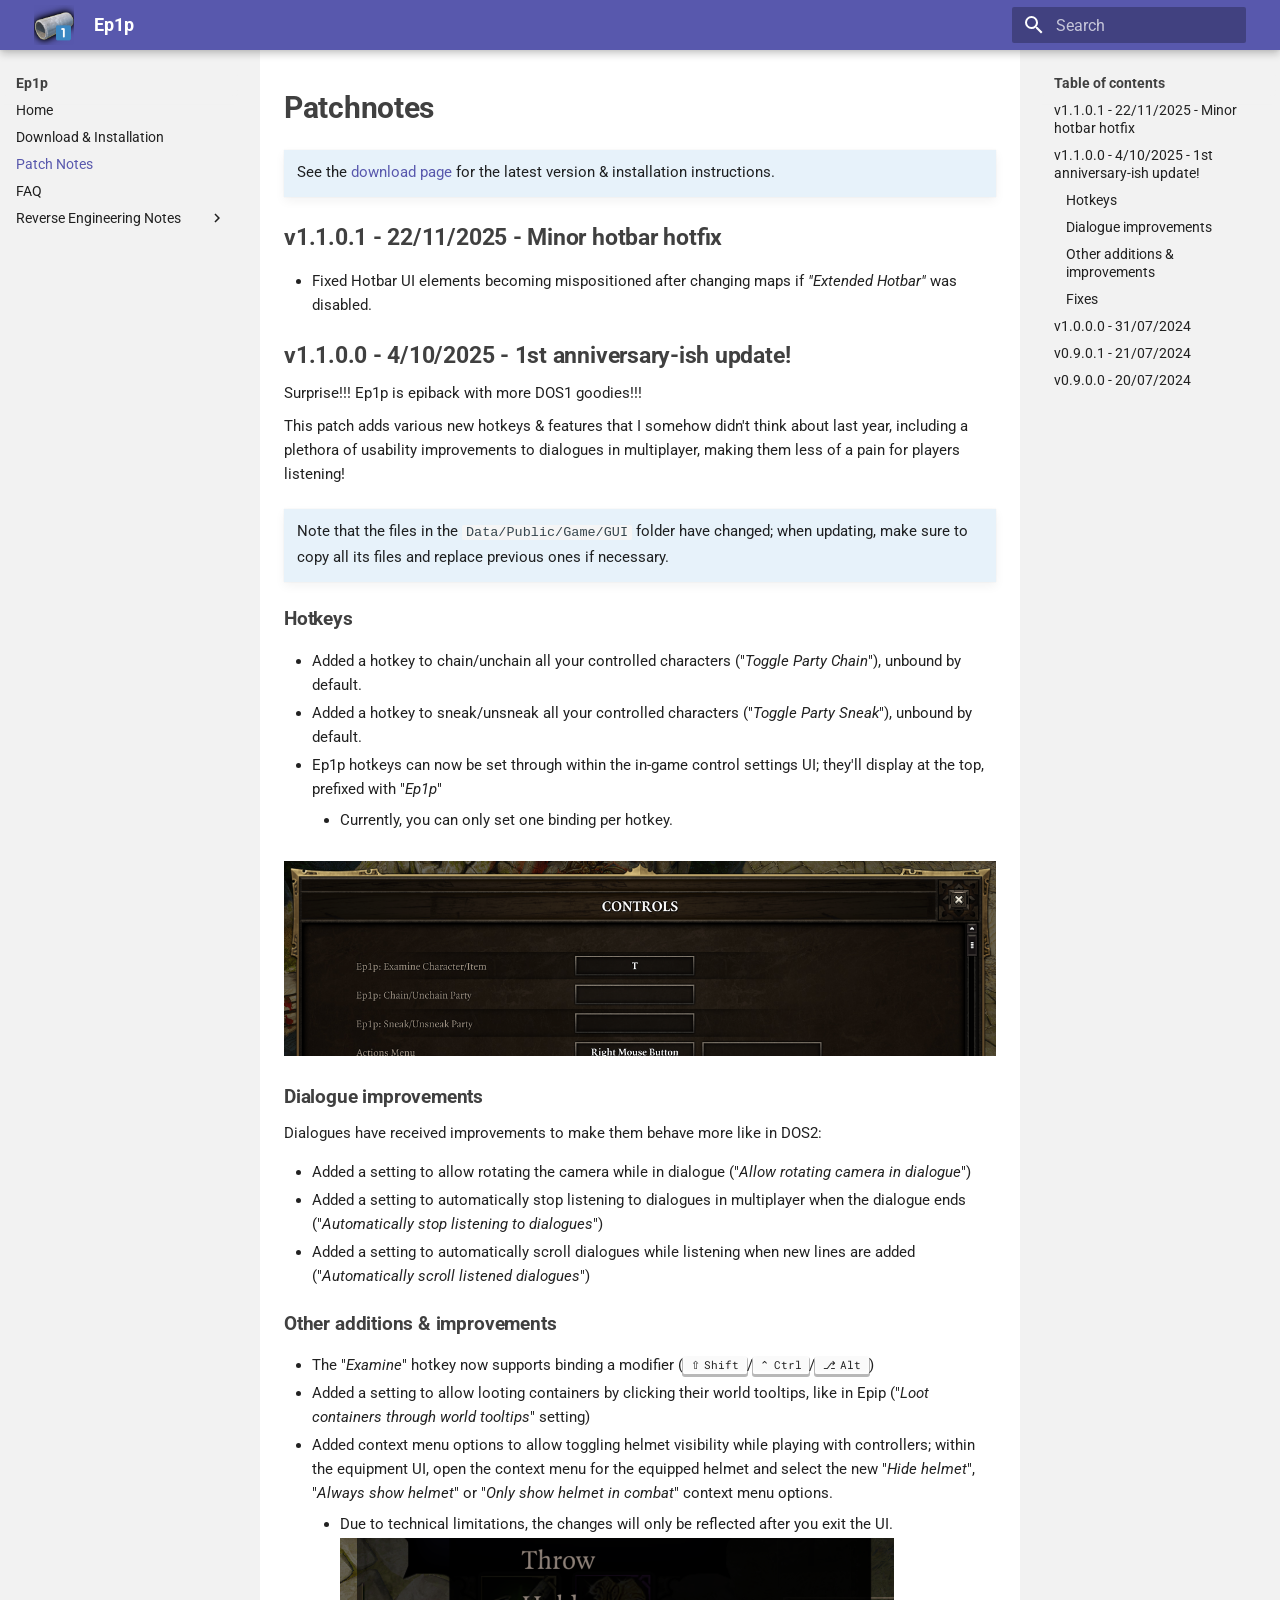
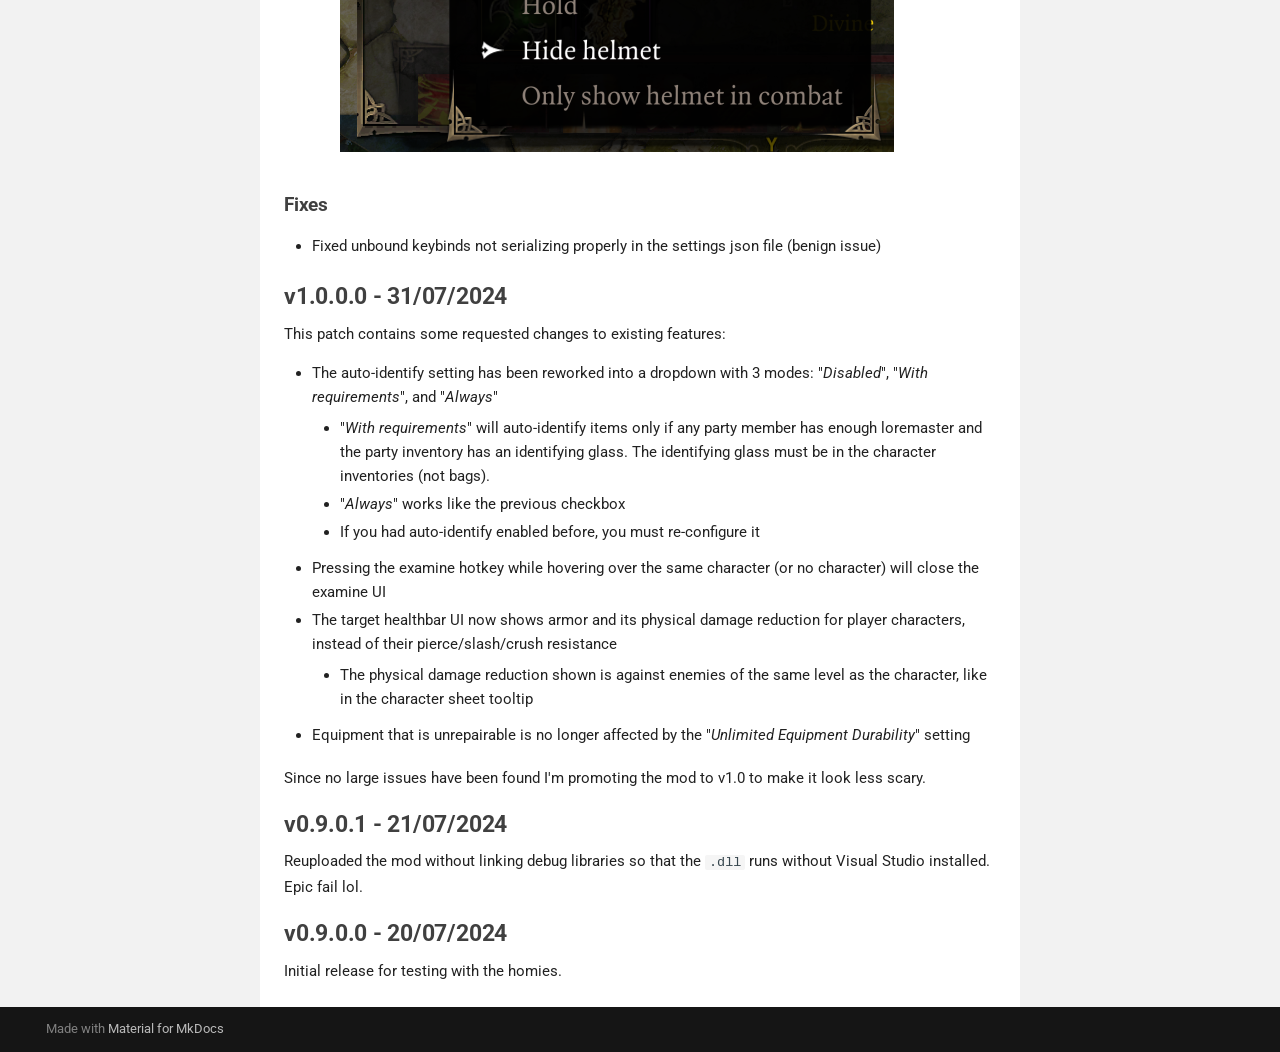
<file: patchnotes/index.html>
<!doctype html>
<html lang="en" class="no-js">
  <head>
    
      <meta charset="utf-8">
      <meta name="viewport" content="width=device-width,initial-scale=1">
      
      
      
        <link rel="canonical" href="https://pinewood.team/ep1p/patchnotes/">
      
      
        <link rel="prev" href="../download/">
      
      
        <link rel="next" href="../faq/">
      
      
      <link rel="icon" href="../img/ep1p_icon.png">
      <meta name="generator" content="mkdocs-1.6.1, mkdocs-material-9.5.29">
    
    
      
        <title>Patch Notes - Ep1p</title>
      
    
    
      <link rel="stylesheet" href="../assets/stylesheets/main.76a95c52.min.css">
      
      


    
    
      
    
    
      
        
        
        <link rel="preconnect" href="https://fonts.gstatic.com" crossorigin>
        <link rel="stylesheet" href="https://fonts.googleapis.com/css?family=Roboto:300,300i,400,400i,700,700i%7CRoboto+Mono:400,400i,700,700i&display=fallback">
        <style>:root{--md-text-font:"Roboto";--md-code-font:"Roboto Mono"}</style>
      
    
    
      <link rel="stylesheet" href="../css/extra.css">
    
    <script>__md_scope=new URL("..",location),__md_hash=e=>[...e].reduce((e,_)=>(e<<5)-e+_.charCodeAt(0),0),__md_get=(e,_=localStorage,t=__md_scope)=>JSON.parse(_.getItem(t.pathname+"."+e)),__md_set=(e,_,t=localStorage,a=__md_scope)=>{try{t.setItem(a.pathname+"."+e,JSON.stringify(_))}catch(e){}}</script>
    
      
  


  
  

<script id="__analytics">function __md_analytics(){function n(){dataLayer.push(arguments)}window.dataLayer=window.dataLayer||[],n("js",new Date),n("config","G-066MSBESE0"),document.addEventListener("DOMContentLoaded",function(){document.forms.search&&document.forms.search.query.addEventListener("blur",function(){this.value&&n("event","search",{search_term:this.value})}),document$.subscribe(function(){var a=document.forms.feedback;if(void 0!==a)for(var e of a.querySelectorAll("[type=submit]"))e.addEventListener("click",function(e){e.preventDefault();var t=document.location.pathname,e=this.getAttribute("data-md-value");n("event","feedback",{page:t,data:e}),a.firstElementChild.disabled=!0;e=a.querySelector(".md-feedback__note [data-md-value='"+e+"']");e&&(e.hidden=!1)}),a.hidden=!1}),location$.subscribe(function(e){n("config","G-066MSBESE0",{page_path:e.pathname})})});var e=document.createElement("script");e.async=!0,e.src="https://www.googletagmanager.com/gtag/js?id=G-066MSBESE0",document.getElementById("__analytics").insertAdjacentElement("afterEnd",e)}</script>
  
    <script>"undefined"!=typeof __md_analytics&&__md_analytics()</script>
  

    
    
    
  </head>
  
  
    <body dir="ltr">
  
    
    <input class="md-toggle" data-md-toggle="drawer" type="checkbox" id="__drawer" autocomplete="off">
    <input class="md-toggle" data-md-toggle="search" type="checkbox" id="__search" autocomplete="off">
    <label class="md-overlay" for="__drawer"></label>
    <div data-md-component="skip">
      
        
        <a href="#patchnotes" class="md-skip">
          Skip to content
        </a>
      
    </div>
    <div data-md-component="announce">
      
    </div>
    
    
      

  

<header class="md-header md-header--shadow" data-md-component="header">
  <nav class="md-header__inner md-grid" aria-label="Header">
    <a href=".." title="Ep1p" class="md-header__button md-logo" aria-label="Ep1p" data-md-component="logo">
      
  <img src="../img/ep1p_logo.png" alt="logo">

    </a>
    <label class="md-header__button md-icon" for="__drawer">
      
      <svg xmlns="http://www.w3.org/2000/svg" viewBox="0 0 24 24"><path d="M3 6h18v2H3V6m0 5h18v2H3v-2m0 5h18v2H3v-2Z"/></svg>
    </label>
    <div class="md-header__title" data-md-component="header-title">
      <div class="md-header__ellipsis">
        <div class="md-header__topic">
          <span class="md-ellipsis">
            Ep1p
          </span>
        </div>
        <div class="md-header__topic" data-md-component="header-topic">
          <span class="md-ellipsis">
            
              Patch Notes
            
          </span>
        </div>
      </div>
    </div>
    
    
      <script>var media,input,key,value,palette=__md_get("__palette");if(palette&&palette.color){"(prefers-color-scheme)"===palette.color.media&&(media=matchMedia("(prefers-color-scheme: light)"),input=document.querySelector(media.matches?"[data-md-color-media='(prefers-color-scheme: light)']":"[data-md-color-media='(prefers-color-scheme: dark)']"),palette.color.media=input.getAttribute("data-md-color-media"),palette.color.scheme=input.getAttribute("data-md-color-scheme"),palette.color.primary=input.getAttribute("data-md-color-primary"),palette.color.accent=input.getAttribute("data-md-color-accent"));for([key,value]of Object.entries(palette.color))document.body.setAttribute("data-md-color-"+key,value)}</script>
    
    
    
      <label class="md-header__button md-icon" for="__search">
        
        <svg xmlns="http://www.w3.org/2000/svg" viewBox="0 0 24 24"><path d="M9.5 3A6.5 6.5 0 0 1 16 9.5c0 1.61-.59 3.09-1.56 4.23l.27.27h.79l5 5-1.5 1.5-5-5v-.79l-.27-.27A6.516 6.516 0 0 1 9.5 16 6.5 6.5 0 0 1 3 9.5 6.5 6.5 0 0 1 9.5 3m0 2C7 5 5 7 5 9.5S7 14 9.5 14 14 12 14 9.5 12 5 9.5 5Z"/></svg>
      </label>
      <div class="md-search" data-md-component="search" role="dialog">
  <label class="md-search__overlay" for="__search"></label>
  <div class="md-search__inner" role="search">
    <form class="md-search__form" name="search">
      <input type="text" class="md-search__input" name="query" aria-label="Search" placeholder="Search" autocapitalize="off" autocorrect="off" autocomplete="off" spellcheck="false" data-md-component="search-query" required>
      <label class="md-search__icon md-icon" for="__search">
        
        <svg xmlns="http://www.w3.org/2000/svg" viewBox="0 0 24 24"><path d="M9.5 3A6.5 6.5 0 0 1 16 9.5c0 1.61-.59 3.09-1.56 4.23l.27.27h.79l5 5-1.5 1.5-5-5v-.79l-.27-.27A6.516 6.516 0 0 1 9.5 16 6.5 6.5 0 0 1 3 9.5 6.5 6.5 0 0 1 9.5 3m0 2C7 5 5 7 5 9.5S7 14 9.5 14 14 12 14 9.5 12 5 9.5 5Z"/></svg>
        
        <svg xmlns="http://www.w3.org/2000/svg" viewBox="0 0 24 24"><path d="M20 11v2H8l5.5 5.5-1.42 1.42L4.16 12l7.92-7.92L13.5 5.5 8 11h12Z"/></svg>
      </label>
      <nav class="md-search__options" aria-label="Search">
        
        <button type="reset" class="md-search__icon md-icon" title="Clear" aria-label="Clear" tabindex="-1">
          
          <svg xmlns="http://www.w3.org/2000/svg" viewBox="0 0 24 24"><path d="M19 6.41 17.59 5 12 10.59 6.41 5 5 6.41 10.59 12 5 17.59 6.41 19 12 13.41 17.59 19 19 17.59 13.41 12 19 6.41Z"/></svg>
        </button>
      </nav>
      
    </form>
    <div class="md-search__output">
      <div class="md-search__scrollwrap" tabindex="0" data-md-scrollfix>
        <div class="md-search-result" data-md-component="search-result">
          <div class="md-search-result__meta">
            Initializing search
          </div>
          <ol class="md-search-result__list" role="presentation"></ol>
        </div>
      </div>
    </div>
  </div>
</div>
    
    
  </nav>
  
</header>
    
    <div class="md-container" data-md-component="container">
      
      
        
          
        
      
      <main class="md-main" data-md-component="main">
        <div class="md-main__inner md-grid">
          
            
              
              <div class="md-sidebar md-sidebar--primary" data-md-component="sidebar" data-md-type="navigation" >
                <div class="md-sidebar__scrollwrap">
                  <div class="md-sidebar__inner">
                    



<nav class="md-nav md-nav--primary" aria-label="Navigation" data-md-level="0">
  <label class="md-nav__title" for="__drawer">
    <a href=".." title="Ep1p" class="md-nav__button md-logo" aria-label="Ep1p" data-md-component="logo">
      
  <img src="../img/ep1p_logo.png" alt="logo">

    </a>
    Ep1p
  </label>
  
  <ul class="md-nav__list" data-md-scrollfix>
    
      
      
  
  
  
  
    <li class="md-nav__item">
      <a href=".." class="md-nav__link">
        
  
  <span class="md-ellipsis">
    Home
  </span>
  

      </a>
    </li>
  

    
      
      
  
  
  
  
    <li class="md-nav__item">
      <a href="../download/" class="md-nav__link">
        
  
  <span class="md-ellipsis">
    Download & Installation
  </span>
  

      </a>
    </li>
  

    
      
      
  
  
    
  
  
  
    <li class="md-nav__item md-nav__item--active">
      
      <input class="md-nav__toggle md-toggle" type="checkbox" id="__toc">
      
      
        
      
      
        <label class="md-nav__link md-nav__link--active" for="__toc">
          
  
  <span class="md-ellipsis">
    Patch Notes
  </span>
  

          <span class="md-nav__icon md-icon"></span>
        </label>
      
      <a href="./" class="md-nav__link md-nav__link--active">
        
  
  <span class="md-ellipsis">
    Patch Notes
  </span>
  

      </a>
      
        

<nav class="md-nav md-nav--secondary" aria-label="Table of contents">
  
  
  
    
  
  
    <label class="md-nav__title" for="__toc">
      <span class="md-nav__icon md-icon"></span>
      Table of contents
    </label>
    <ul class="md-nav__list" data-md-component="toc" data-md-scrollfix>
      
        <li class="md-nav__item">
  <a href="#v1101-22112025-minor-hotbar-hotfix" class="md-nav__link">
    <span class="md-ellipsis">
      v1.1.0.1 - 22/11/2025 - Minor hotbar hotfix
    </span>
  </a>
  
</li>
      
        <li class="md-nav__item">
  <a href="#v1100-4102025-1st-anniversary-ish-update" class="md-nav__link">
    <span class="md-ellipsis">
      v1.1.0.0 - 4/10/2025 - 1st anniversary-ish update!
    </span>
  </a>
  
    <nav class="md-nav" aria-label="v1.1.0.0 - 4/10/2025 - 1st anniversary-ish update!">
      <ul class="md-nav__list">
        
          <li class="md-nav__item">
  <a href="#hotkeys" class="md-nav__link">
    <span class="md-ellipsis">
      Hotkeys
    </span>
  </a>
  
</li>
        
          <li class="md-nav__item">
  <a href="#dialogue-improvements" class="md-nav__link">
    <span class="md-ellipsis">
      Dialogue improvements
    </span>
  </a>
  
</li>
        
          <li class="md-nav__item">
  <a href="#other-additions-improvements" class="md-nav__link">
    <span class="md-ellipsis">
      Other additions &amp; improvements
    </span>
  </a>
  
</li>
        
          <li class="md-nav__item">
  <a href="#fixes" class="md-nav__link">
    <span class="md-ellipsis">
      Fixes
    </span>
  </a>
  
</li>
        
      </ul>
    </nav>
  
</li>
      
        <li class="md-nav__item">
  <a href="#v1000-31072024" class="md-nav__link">
    <span class="md-ellipsis">
      v1.0.0.0 - 31/07/2024
    </span>
  </a>
  
</li>
      
        <li class="md-nav__item">
  <a href="#v0901-21072024" class="md-nav__link">
    <span class="md-ellipsis">
      v0.9.0.1 - 21/07/2024
    </span>
  </a>
  
</li>
      
        <li class="md-nav__item">
  <a href="#v0900-20072024" class="md-nav__link">
    <span class="md-ellipsis">
      v0.9.0.0 - 20/07/2024
    </span>
  </a>
  
</li>
      
    </ul>
  
</nav>
      
    </li>
  

    
      
      
  
  
  
  
    <li class="md-nav__item">
      <a href="../faq/" class="md-nav__link">
        
  
  <span class="md-ellipsis">
    FAQ
  </span>
  

      </a>
    </li>
  

    
      
      
  
  
  
  
    
    
    
    
    <li class="md-nav__item md-nav__item--nested">
      
        
        
        <input class="md-nav__toggle md-toggle " type="checkbox" id="__nav_5" >
        
          
          <label class="md-nav__link" for="__nav_5" id="__nav_5_label" tabindex="0">
            
  
  <span class="md-ellipsis">
    Reverse Engineering Notes
  </span>
  

            <span class="md-nav__icon md-icon"></span>
          </label>
        
        <nav class="md-nav" data-md-level="1" aria-labelledby="__nav_5_label" aria-expanded="false">
          <label class="md-nav__title" for="__nav_5">
            <span class="md-nav__icon md-icon"></span>
            Reverse Engineering Notes
          </label>
          <ul class="md-nav__list" data-md-scrollfix>
            
              
                
  
  
  
  
    <li class="md-nav__item">
      <a href="../re/osiris/" class="md-nav__link">
        
  
  <span class="md-ellipsis">
    Osiris
  </span>
  

      </a>
    </li>
  

              
            
          </ul>
        </nav>
      
    </li>
  

    
  </ul>
</nav>
                  </div>
                </div>
              </div>
            
            
              
              <div class="md-sidebar md-sidebar--secondary" data-md-component="sidebar" data-md-type="toc" >
                <div class="md-sidebar__scrollwrap">
                  <div class="md-sidebar__inner">
                    

<nav class="md-nav md-nav--secondary" aria-label="Table of contents">
  
  
  
    
  
  
    <label class="md-nav__title" for="__toc">
      <span class="md-nav__icon md-icon"></span>
      Table of contents
    </label>
    <ul class="md-nav__list" data-md-component="toc" data-md-scrollfix>
      
        <li class="md-nav__item">
  <a href="#v1101-22112025-minor-hotbar-hotfix" class="md-nav__link">
    <span class="md-ellipsis">
      v1.1.0.1 - 22/11/2025 - Minor hotbar hotfix
    </span>
  </a>
  
</li>
      
        <li class="md-nav__item">
  <a href="#v1100-4102025-1st-anniversary-ish-update" class="md-nav__link">
    <span class="md-ellipsis">
      v1.1.0.0 - 4/10/2025 - 1st anniversary-ish update!
    </span>
  </a>
  
    <nav class="md-nav" aria-label="v1.1.0.0 - 4/10/2025 - 1st anniversary-ish update!">
      <ul class="md-nav__list">
        
          <li class="md-nav__item">
  <a href="#hotkeys" class="md-nav__link">
    <span class="md-ellipsis">
      Hotkeys
    </span>
  </a>
  
</li>
        
          <li class="md-nav__item">
  <a href="#dialogue-improvements" class="md-nav__link">
    <span class="md-ellipsis">
      Dialogue improvements
    </span>
  </a>
  
</li>
        
          <li class="md-nav__item">
  <a href="#other-additions-improvements" class="md-nav__link">
    <span class="md-ellipsis">
      Other additions &amp; improvements
    </span>
  </a>
  
</li>
        
          <li class="md-nav__item">
  <a href="#fixes" class="md-nav__link">
    <span class="md-ellipsis">
      Fixes
    </span>
  </a>
  
</li>
        
      </ul>
    </nav>
  
</li>
      
        <li class="md-nav__item">
  <a href="#v1000-31072024" class="md-nav__link">
    <span class="md-ellipsis">
      v1.0.0.0 - 31/07/2024
    </span>
  </a>
  
</li>
      
        <li class="md-nav__item">
  <a href="#v0901-21072024" class="md-nav__link">
    <span class="md-ellipsis">
      v0.9.0.1 - 21/07/2024
    </span>
  </a>
  
</li>
      
        <li class="md-nav__item">
  <a href="#v0900-20072024" class="md-nav__link">
    <span class="md-ellipsis">
      v0.9.0.0 - 20/07/2024
    </span>
  </a>
  
</li>
      
    </ul>
  
</nav>
                  </div>
                </div>
              </div>
            
          
          
            <div class="md-content" data-md-component="content">
              <article class="md-content__inner md-typeset">
                
                  


<div><h1 id="patchnotes">Patchnotes<a class="headerlink" href="#patchnotes" title="Permanent link">¶</a></h1>
<div class="admonition info">
<p>See the <a href="../download/">download page</a> for the latest version &amp; installation instructions.</p>
</div>
<h2 id="v1101-22112025-minor-hotbar-hotfix">v1.1.0.1 - 22/11/2025 - Minor hotbar hotfix<a class="headerlink" href="#v1101-22112025-minor-hotbar-hotfix" title="Permanent link">¶</a></h2>
<ul>
<li>Fixed Hotbar UI elements becoming mispositioned after changing maps if <em>"Extended Hotbar"</em> was disabled.</li>
</ul>
<h2 id="v1100-4102025-1st-anniversary-ish-update">v1.1.0.0 - 4/10/2025 - 1st anniversary-ish update!<a class="headerlink" href="#v1100-4102025-1st-anniversary-ish-update" title="Permanent link">¶</a></h2>
<p>Surprise!!! Ep1p is epiback with more DOS1 goodies!!!</p>
<p>This patch adds various new hotkeys &amp; features that I somehow didn't think about last year, including a plethora of usability improvements to dialogues in multiplayer, making them less of a pain for players listening!</p>
<div class="admonition info">
<p>Note that the files in the <code>Data/Public/Game/GUI</code> folder have changed; when updating, make sure to copy all its files and replace previous ones if necessary.</p>
</div>
<h3 id="hotkeys">Hotkeys<a class="headerlink" href="#hotkeys" title="Permanent link">¶</a></h3>
<ul>
<li>Added a hotkey to chain/unchain all your controlled characters ("<em>Toggle Party Chain</em>"), unbound by default.</li>
<li>Added a hotkey to sneak/unsneak all your controlled characters ("<em>Toggle Party Sneak</em>"), unbound by default.</li>
<li>Ep1p hotkeys can now be set through within the in-game control settings UI; they'll display at the top, prefixed with "<em>Ep1p</em>"<ul>
<li>Currently, you can only set one binding per hotkey.</li>
</ul>
</li>
</ul>
<p><img alt="New keybinds within the vanilla controls settings menu." src="../img/features/controls_menu.png"></p>
<h3 id="dialogue-improvements">Dialogue improvements<a class="headerlink" href="#dialogue-improvements" title="Permanent link">¶</a></h3>
<p>Dialogues have received improvements to make them behave more like in DOS2:</p>
<ul>
<li>Added a setting to allow rotating the camera while in dialogue ("<em>Allow rotating camera in dialogue</em>")</li>
<li>Added a setting to automatically stop listening to dialogues in multiplayer when the dialogue ends ("<em>Automatically stop listening to dialogues</em>")</li>
<li>Added a setting to automatically scroll dialogues while listening when new lines are added ("<em>Automatically scroll listened dialogues</em>")</li>
</ul>
<h3 id="other-additions-improvements">Other additions &amp; improvements<a class="headerlink" href="#other-additions-improvements" title="Permanent link">¶</a></h3>
<ul>
<li>The "<em>Examine</em>" hotkey now supports binding a modifier (<span class="keys"><kbd class="key-shift">Shift</kbd></span>/<span class="keys"><kbd class="key-control">Ctrl</kbd></span>/<span class="keys"><kbd class="key-alt">Alt</kbd></span>)</li>
<li>Added a setting to allow looting containers by clicking their world tooltips, like in Epip ("<em>Loot containers through world tooltips</em>" setting)</li>
<li>Added context menu options to allow toggling helmet visibility while playing with controllers; within the equipment UI, open the context menu for the equipped helmet and select the new "<em>Hide helmet</em>", "<em>Always show helmet</em>" or "<em>Only show helmet in combat</em>" context menu options.<ul>
<li>Due to technical limitations, the changes will only be reflected after you exit the UI.
<img alt="Helmet visibility context menu options." src="../img/features/helmet_visibility.png"></li>
</ul>
</li>
</ul>
<h3 id="fixes">Fixes<a class="headerlink" href="#fixes" title="Permanent link">¶</a></h3>
<ul>
<li>Fixed unbound keybinds not serializing properly in the settings json file (benign issue)</li>
</ul>
<h2 id="v1000-31072024">v1.0.0.0 - 31/07/2024<a class="headerlink" href="#v1000-31072024" title="Permanent link">¶</a></h2>
<p>This patch contains some requested changes to existing features:</p>
<ul>
<li>The auto-identify setting has been reworked into a dropdown with 3 modes: "<em>Disabled</em>", "<em>With requirements</em>", and "<em>Always</em>"<ul>
<li>"<em>With requirements</em>" will auto-identify items only if any party member has enough loremaster and the party inventory has an identifying glass. The identifying glass must be in the character inventories (not bags).</li>
<li>"<em>Always</em>" works like the previous checkbox</li>
<li>If you had auto-identify enabled before, you must re-configure it</li>
</ul>
</li>
<li>Pressing the examine hotkey while hovering over the same character (or no character) will close the examine UI</li>
<li>The target healthbar UI now shows armor and its physical damage reduction for player characters, instead of their pierce/slash/crush resistance<ul>
<li>The physical damage reduction shown is against enemies of the same level as the character, like in the character sheet tooltip</li>
</ul>
</li>
<li>Equipment that is unrepairable is no longer affected by the "<em>Unlimited Equipment Durability</em>" setting</li>
</ul>
<p>Since no large issues have been found I'm promoting the mod to v1.0 to make it look less scary.</p>
<h2 id="v0901-21072024">v0.9.0.1 - 21/07/2024<a class="headerlink" href="#v0901-21072024" title="Permanent link">¶</a></h2>
<p>Reuploaded the mod without linking debug libraries so that the <code>.dll</code> runs without Visual Studio installed. Epic fail lol.</p>
<h2 id="v0900-20072024">v0.9.0.0 - 20/07/2024<a class="headerlink" href="#v0900-20072024" title="Permanent link">¶</a></h2>
<p>Initial release for testing with the homies.</p></div>









  




                
              </article>
            </div>
          
          
<script>var target=document.getElementById(location.hash.slice(1));target&&target.name&&(target.checked=target.name.startsWith("__tabbed_"))</script>
        </div>
        
      </main>
      
        <footer class="md-footer">
  
  <div class="md-footer-meta md-typeset">
    <div class="md-footer-meta__inner md-grid">
      <div class="md-copyright">
  
  
    Made with
    <a href="https://squidfunk.github.io/mkdocs-material/" target="_blank" rel="noopener">
      Material for MkDocs
    </a>
  
</div>
      
    </div>
  </div>
</footer>
      
    </div>
    <div class="md-dialog" data-md-component="dialog">
      <div class="md-dialog__inner md-typeset"></div>
    </div>
    
    
    <script id="__config" type="application/json">{"base": "..", "features": [], "search": "../assets/javascripts/workers/search.b8dbb3d2.min.js", "translations": {"clipboard.copied": "Copied to clipboard", "clipboard.copy": "Copy to clipboard", "search.result.more.one": "1 more on this page", "search.result.more.other": "# more on this page", "search.result.none": "No matching documents", "search.result.one": "1 matching document", "search.result.other": "# matching documents", "search.result.placeholder": "Type to start searching", "search.result.term.missing": "Missing", "select.version": "Select version"}}</script>
    
    
      <script src="../assets/javascripts/bundle.fe8b6f2b.min.js"></script>
      
    
  </body>
</html>
</file>
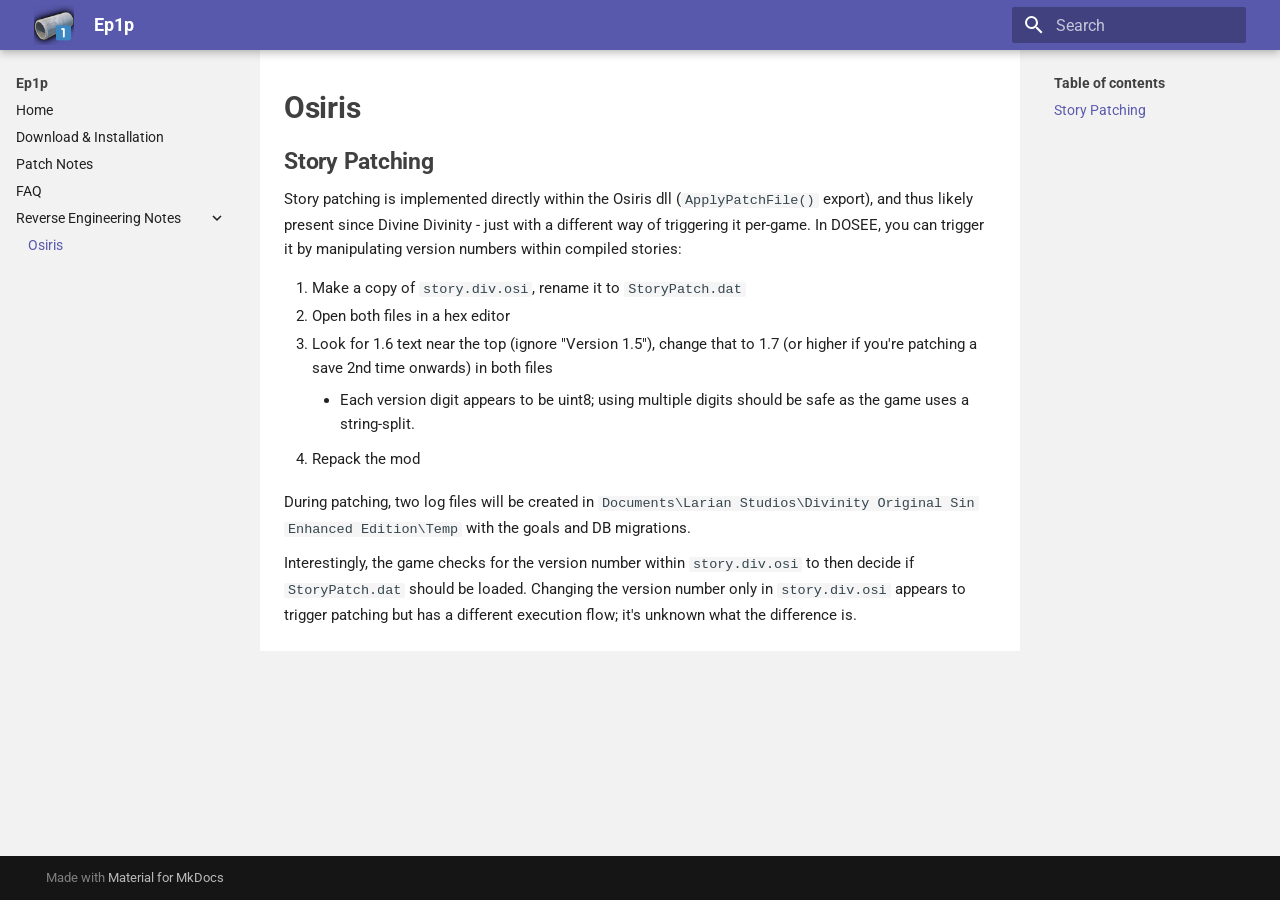
<file: re/osiris/index.html>
<!doctype html>
<html lang="en" class="no-js">
  <head>
    
      <meta charset="utf-8">
      <meta name="viewport" content="width=device-width,initial-scale=1">
      
      
      
        <link rel="canonical" href="https://pinewood.team/ep1p/re/osiris/">
      
      
        <link rel="prev" href="../../faq/">
      
      
      
      <link rel="icon" href="../../img/ep1p_icon.png">
      <meta name="generator" content="mkdocs-1.6.1, mkdocs-material-9.5.29">
    
    
      
        <title>Osiris - Ep1p</title>
      
    
    
      <link rel="stylesheet" href="../../assets/stylesheets/main.76a95c52.min.css">
      
      


    
    
      
    
    
      
        
        
        <link rel="preconnect" href="https://fonts.gstatic.com" crossorigin>
        <link rel="stylesheet" href="https://fonts.googleapis.com/css?family=Roboto:300,300i,400,400i,700,700i%7CRoboto+Mono:400,400i,700,700i&display=fallback">
        <style>:root{--md-text-font:"Roboto";--md-code-font:"Roboto Mono"}</style>
      
    
    
      <link rel="stylesheet" href="../../css/extra.css">
    
    <script>__md_scope=new URL("../..",location),__md_hash=e=>[...e].reduce((e,_)=>(e<<5)-e+_.charCodeAt(0),0),__md_get=(e,_=localStorage,t=__md_scope)=>JSON.parse(_.getItem(t.pathname+"."+e)),__md_set=(e,_,t=localStorage,a=__md_scope)=>{try{t.setItem(a.pathname+"."+e,JSON.stringify(_))}catch(e){}}</script>
    
      
  


  
  

<script id="__analytics">function __md_analytics(){function n(){dataLayer.push(arguments)}window.dataLayer=window.dataLayer||[],n("js",new Date),n("config","G-066MSBESE0"),document.addEventListener("DOMContentLoaded",function(){document.forms.search&&document.forms.search.query.addEventListener("blur",function(){this.value&&n("event","search",{search_term:this.value})}),document$.subscribe(function(){var a=document.forms.feedback;if(void 0!==a)for(var e of a.querySelectorAll("[type=submit]"))e.addEventListener("click",function(e){e.preventDefault();var t=document.location.pathname,e=this.getAttribute("data-md-value");n("event","feedback",{page:t,data:e}),a.firstElementChild.disabled=!0;e=a.querySelector(".md-feedback__note [data-md-value='"+e+"']");e&&(e.hidden=!1)}),a.hidden=!1}),location$.subscribe(function(e){n("config","G-066MSBESE0",{page_path:e.pathname})})});var e=document.createElement("script");e.async=!0,e.src="https://www.googletagmanager.com/gtag/js?id=G-066MSBESE0",document.getElementById("__analytics").insertAdjacentElement("afterEnd",e)}</script>
  
    <script>"undefined"!=typeof __md_analytics&&__md_analytics()</script>
  

    
    
    
  </head>
  
  
    <body dir="ltr">
  
    
    <input class="md-toggle" data-md-toggle="drawer" type="checkbox" id="__drawer" autocomplete="off">
    <input class="md-toggle" data-md-toggle="search" type="checkbox" id="__search" autocomplete="off">
    <label class="md-overlay" for="__drawer"></label>
    <div data-md-component="skip">
      
        
        <a href="#osiris" class="md-skip">
          Skip to content
        </a>
      
    </div>
    <div data-md-component="announce">
      
    </div>
    
    
      

  

<header class="md-header md-header--shadow" data-md-component="header">
  <nav class="md-header__inner md-grid" aria-label="Header">
    <a href="../.." title="Ep1p" class="md-header__button md-logo" aria-label="Ep1p" data-md-component="logo">
      
  <img src="../../img/ep1p_logo.png" alt="logo">

    </a>
    <label class="md-header__button md-icon" for="__drawer">
      
      <svg xmlns="http://www.w3.org/2000/svg" viewBox="0 0 24 24"><path d="M3 6h18v2H3V6m0 5h18v2H3v-2m0 5h18v2H3v-2Z"/></svg>
    </label>
    <div class="md-header__title" data-md-component="header-title">
      <div class="md-header__ellipsis">
        <div class="md-header__topic">
          <span class="md-ellipsis">
            Ep1p
          </span>
        </div>
        <div class="md-header__topic" data-md-component="header-topic">
          <span class="md-ellipsis">
            
              Osiris
            
          </span>
        </div>
      </div>
    </div>
    
    
      <script>var media,input,key,value,palette=__md_get("__palette");if(palette&&palette.color){"(prefers-color-scheme)"===palette.color.media&&(media=matchMedia("(prefers-color-scheme: light)"),input=document.querySelector(media.matches?"[data-md-color-media='(prefers-color-scheme: light)']":"[data-md-color-media='(prefers-color-scheme: dark)']"),palette.color.media=input.getAttribute("data-md-color-media"),palette.color.scheme=input.getAttribute("data-md-color-scheme"),palette.color.primary=input.getAttribute("data-md-color-primary"),palette.color.accent=input.getAttribute("data-md-color-accent"));for([key,value]of Object.entries(palette.color))document.body.setAttribute("data-md-color-"+key,value)}</script>
    
    
    
      <label class="md-header__button md-icon" for="__search">
        
        <svg xmlns="http://www.w3.org/2000/svg" viewBox="0 0 24 24"><path d="M9.5 3A6.5 6.5 0 0 1 16 9.5c0 1.61-.59 3.09-1.56 4.23l.27.27h.79l5 5-1.5 1.5-5-5v-.79l-.27-.27A6.516 6.516 0 0 1 9.5 16 6.5 6.5 0 0 1 3 9.5 6.5 6.5 0 0 1 9.5 3m0 2C7 5 5 7 5 9.5S7 14 9.5 14 14 12 14 9.5 12 5 9.5 5Z"/></svg>
      </label>
      <div class="md-search" data-md-component="search" role="dialog">
  <label class="md-search__overlay" for="__search"></label>
  <div class="md-search__inner" role="search">
    <form class="md-search__form" name="search">
      <input type="text" class="md-search__input" name="query" aria-label="Search" placeholder="Search" autocapitalize="off" autocorrect="off" autocomplete="off" spellcheck="false" data-md-component="search-query" required>
      <label class="md-search__icon md-icon" for="__search">
        
        <svg xmlns="http://www.w3.org/2000/svg" viewBox="0 0 24 24"><path d="M9.5 3A6.5 6.5 0 0 1 16 9.5c0 1.61-.59 3.09-1.56 4.23l.27.27h.79l5 5-1.5 1.5-5-5v-.79l-.27-.27A6.516 6.516 0 0 1 9.5 16 6.5 6.5 0 0 1 3 9.5 6.5 6.5 0 0 1 9.5 3m0 2C7 5 5 7 5 9.5S7 14 9.5 14 14 12 14 9.5 12 5 9.5 5Z"/></svg>
        
        <svg xmlns="http://www.w3.org/2000/svg" viewBox="0 0 24 24"><path d="M20 11v2H8l5.5 5.5-1.42 1.42L4.16 12l7.92-7.92L13.5 5.5 8 11h12Z"/></svg>
      </label>
      <nav class="md-search__options" aria-label="Search">
        
        <button type="reset" class="md-search__icon md-icon" title="Clear" aria-label="Clear" tabindex="-1">
          
          <svg xmlns="http://www.w3.org/2000/svg" viewBox="0 0 24 24"><path d="M19 6.41 17.59 5 12 10.59 6.41 5 5 6.41 10.59 12 5 17.59 6.41 19 12 13.41 17.59 19 19 17.59 13.41 12 19 6.41Z"/></svg>
        </button>
      </nav>
      
    </form>
    <div class="md-search__output">
      <div class="md-search__scrollwrap" tabindex="0" data-md-scrollfix>
        <div class="md-search-result" data-md-component="search-result">
          <div class="md-search-result__meta">
            Initializing search
          </div>
          <ol class="md-search-result__list" role="presentation"></ol>
        </div>
      </div>
    </div>
  </div>
</div>
    
    
  </nav>
  
</header>
    
    <div class="md-container" data-md-component="container">
      
      
        
          
        
      
      <main class="md-main" data-md-component="main">
        <div class="md-main__inner md-grid">
          
            
              
              <div class="md-sidebar md-sidebar--primary" data-md-component="sidebar" data-md-type="navigation" >
                <div class="md-sidebar__scrollwrap">
                  <div class="md-sidebar__inner">
                    



<nav class="md-nav md-nav--primary" aria-label="Navigation" data-md-level="0">
  <label class="md-nav__title" for="__drawer">
    <a href="../.." title="Ep1p" class="md-nav__button md-logo" aria-label="Ep1p" data-md-component="logo">
      
  <img src="../../img/ep1p_logo.png" alt="logo">

    </a>
    Ep1p
  </label>
  
  <ul class="md-nav__list" data-md-scrollfix>
    
      
      
  
  
  
  
    <li class="md-nav__item">
      <a href="../.." class="md-nav__link">
        
  
  <span class="md-ellipsis">
    Home
  </span>
  

      </a>
    </li>
  

    
      
      
  
  
  
  
    <li class="md-nav__item">
      <a href="../../download/" class="md-nav__link">
        
  
  <span class="md-ellipsis">
    Download & Installation
  </span>
  

      </a>
    </li>
  

    
      
      
  
  
  
  
    <li class="md-nav__item">
      <a href="../../patchnotes/" class="md-nav__link">
        
  
  <span class="md-ellipsis">
    Patch Notes
  </span>
  

      </a>
    </li>
  

    
      
      
  
  
  
  
    <li class="md-nav__item">
      <a href="../../faq/" class="md-nav__link">
        
  
  <span class="md-ellipsis">
    FAQ
  </span>
  

      </a>
    </li>
  

    
      
      
  
  
    
  
  
  
    
    
    
    
    <li class="md-nav__item md-nav__item--active md-nav__item--nested">
      
        
        
        <input class="md-nav__toggle md-toggle " type="checkbox" id="__nav_5" checked>
        
          
          <label class="md-nav__link" for="__nav_5" id="__nav_5_label" tabindex="0">
            
  
  <span class="md-ellipsis">
    Reverse Engineering Notes
  </span>
  

            <span class="md-nav__icon md-icon"></span>
          </label>
        
        <nav class="md-nav" data-md-level="1" aria-labelledby="__nav_5_label" aria-expanded="true">
          <label class="md-nav__title" for="__nav_5">
            <span class="md-nav__icon md-icon"></span>
            Reverse Engineering Notes
          </label>
          <ul class="md-nav__list" data-md-scrollfix>
            
              
                
  
  
    
  
  
  
    <li class="md-nav__item md-nav__item--active">
      
      <input class="md-nav__toggle md-toggle" type="checkbox" id="__toc">
      
      
        
      
      
        <label class="md-nav__link md-nav__link--active" for="__toc">
          
  
  <span class="md-ellipsis">
    Osiris
  </span>
  

          <span class="md-nav__icon md-icon"></span>
        </label>
      
      <a href="./" class="md-nav__link md-nav__link--active">
        
  
  <span class="md-ellipsis">
    Osiris
  </span>
  

      </a>
      
        

<nav class="md-nav md-nav--secondary" aria-label="Table of contents">
  
  
  
    
  
  
    <label class="md-nav__title" for="__toc">
      <span class="md-nav__icon md-icon"></span>
      Table of contents
    </label>
    <ul class="md-nav__list" data-md-component="toc" data-md-scrollfix>
      
        <li class="md-nav__item">
  <a href="#story-patching" class="md-nav__link">
    <span class="md-ellipsis">
      Story Patching
    </span>
  </a>
  
</li>
      
    </ul>
  
</nav>
      
    </li>
  

              
            
          </ul>
        </nav>
      
    </li>
  

    
  </ul>
</nav>
                  </div>
                </div>
              </div>
            
            
              
              <div class="md-sidebar md-sidebar--secondary" data-md-component="sidebar" data-md-type="toc" >
                <div class="md-sidebar__scrollwrap">
                  <div class="md-sidebar__inner">
                    

<nav class="md-nav md-nav--secondary" aria-label="Table of contents">
  
  
  
    
  
  
    <label class="md-nav__title" for="__toc">
      <span class="md-nav__icon md-icon"></span>
      Table of contents
    </label>
    <ul class="md-nav__list" data-md-component="toc" data-md-scrollfix>
      
        <li class="md-nav__item">
  <a href="#story-patching" class="md-nav__link">
    <span class="md-ellipsis">
      Story Patching
    </span>
  </a>
  
</li>
      
    </ul>
  
</nav>
                  </div>
                </div>
              </div>
            
          
          
            <div class="md-content" data-md-component="content">
              <article class="md-content__inner md-typeset">
                
                  


<div><h1 id="osiris">Osiris<a class="headerlink" href="#osiris" title="Permanent link">¶</a></h1>
<h2 id="story-patching">Story Patching<a class="headerlink" href="#story-patching" title="Permanent link">¶</a></h2>
<p>Story patching is implemented directly within the Osiris dll (<code>ApplyPatchFile()</code> export), and thus likely present since Divine Divinity - just with a different way of triggering it per-game. In DOSEE, you can trigger it by manipulating version numbers within compiled stories:</p>
<ol>
<li>Make a copy of <code>story.div.osi</code>, rename it to <code>StoryPatch.dat</code></li>
<li>Open both files in a hex editor</li>
<li>Look for 1.6 text near the top (ignore "Version 1.5"), change that to 1.7 (or higher if you're patching a save 2nd time onwards) in both files<ul>
<li>Each version digit appears to be uint8; using multiple digits should be safe as the game uses a string-split.</li>
</ul>
</li>
<li>Repack the mod</li>
</ol>
<p>During patching, two log files will be created in <code>Documents\Larian Studios\Divinity Original Sin Enhanced Edition\Temp</code> with the goals and DB migrations.</p>
<p>Interestingly, the game checks for the version number within <code>story.div.osi</code> to then decide if <code>StoryPatch.dat</code> should be loaded. Changing the version number only in <code>story.div.osi</code> appears to trigger patching but has a different execution flow; it's unknown what the difference is.</p></div>









  




                
              </article>
            </div>
          
          
<script>var target=document.getElementById(location.hash.slice(1));target&&target.name&&(target.checked=target.name.startsWith("__tabbed_"))</script>
        </div>
        
      </main>
      
        <footer class="md-footer">
  
  <div class="md-footer-meta md-typeset">
    <div class="md-footer-meta__inner md-grid">
      <div class="md-copyright">
  
  
    Made with
    <a href="https://squidfunk.github.io/mkdocs-material/" target="_blank" rel="noopener">
      Material for MkDocs
    </a>
  
</div>
      
    </div>
  </div>
</footer>
      
    </div>
    <div class="md-dialog" data-md-component="dialog">
      <div class="md-dialog__inner md-typeset"></div>
    </div>
    
    
    <script id="__config" type="application/json">{"base": "../..", "features": [], "search": "../../assets/javascripts/workers/search.b8dbb3d2.min.js", "translations": {"clipboard.copied": "Copied to clipboard", "clipboard.copy": "Copy to clipboard", "search.result.more.one": "1 more on this page", "search.result.more.other": "# more on this page", "search.result.none": "No matching documents", "search.result.one": "1 matching document", "search.result.other": "# matching documents", "search.result.placeholder": "Type to start searching", "search.result.term.missing": "Missing", "select.version": "Select version"}}</script>
    
    
      <script src="../../assets/javascripts/bundle.fe8b6f2b.min.js"></script>
      
    
  </body>
</html>
</file>
<file: css/extra.css>
:root {
  --md-default-fg-color--light: #404040;
  --md-code-hl-function-color: #7a008f;
  --md-default-bg-color: #f2f2f2;
  --md-primary-fg-color: #5858ad;
  --tpw-font-size: .75rem;
}

body {
  font-family: -apple-system, BlinkMacSystemFont, 'Segoe UI', 'Roboto', 'Oxygen',
    'Ubuntu', 'Cantarell', 'Fira Sans', 'Droid Sans', 'Helvetica Neue',
    sans-serif;
  -webkit-font-smoothing: antialiased;
  -moz-osx-font-smoothing: grayscale;
}

/* Center content if the width is too low for the table of contents to display */
@media screen and (max-width: 60em) {
  .md-main__inner.md-grid {
    justify-content: center !important;
  }
}

.md-typeset {
  font-size: var(--tpw-font-size) !important;
}

.md-typeset ol li, .md-typeset ul li {
  margin-bottom: 4px !important;
}

.md-header__button.md-logo img {
  height: 2rem !important; /* Header itself has no height set; it's dictated by the logo */
  margin: 5px 0 !important;
}

.md-header__button {
  margin: 0 0 0 0px !important;
  padding: 0 !important;
}

.md-nav__link {
  user-select: none;
}

.hljs-comment {
  color: #3e3e3e;
}

.hljs-params {
  color: #893917;
  font-weight: bold;
}

.hljs-keyword {
  color: #893917
}

.hljs-title {
  color: #032982;
}

code {
  font-family: SFMono-Regular,Menlo,Monaco,Consolas,Liberation Mono,Courier New,Courier,monospace;
}

p {
  line-height: 24px;
  margin: 0;
  margin-bottom: 9px;
  margin-top: 9px;
  font-size: var(--tpw-font-size) !important;
}

h5, h4, h3, h2, h1 {
  margin: 18px 0 8px 0 !important;
  font-weight: 700 !important;
  color: var(--md-default-fg-color--light);
}

h5 {
  text-transform: none !important;
  font-size: 110% !important;
}

code {
  font-size: 90% !important;
}

.admonition-title {
  color: #000000 !important;
}

/* Used by nightly.md table; prevents text in first column from wrapping */
td:first-child {
  white-space: nowrap;
}

img {
  margin-top: 2px;
  margin-bottom: 2px;
}

summary {
  user-select: none;
}

/* Admonitions */

.admonition {
  border-radius: 0px !important;
  border-color: transparent !important;
}

.admonition.info {
  background-color: #e7f2fa;
}

.admonition.warning {
  background-color: #ffedcc;
}

.admonition {
  font-size: var(--tpw-font-size) !important;
}

/* Content area */
.md-main__inner.md-grid {
  max-width: 65rem !important;
  justify-content: space-between; /* Snap first and last element to edges, so that the center grid element is centered but can leave a gap (through max-width) */
}

.md-content {
  max-width: 38rem !important;
  background: white;
}

.md-main__inner {
  margin-top: 0px !important;
}

/* Centering tables */
.md-typeset__table {
  display: flex !important;
}

.md-typeset__table table {
  margin: 0 auto !important;
  flex-grow: 0;
  width: unset !important;
}

/* Code Highlighting */

/* Function keyword, table and function name */
.nf, .nc, .kr { 
  font-weight: 700;
}
</file>
<file: assets/stylesheets/main.76a95c52.min.css>
@charset "UTF-8";html{-webkit-text-size-adjust:none;-moz-text-size-adjust:none;text-size-adjust:none;box-sizing:border-box}*,:after,:before{box-sizing:inherit}@media (prefers-reduced-motion){*,:after,:before{transition:none!important}}body{margin:0}a,button,input,label{-webkit-tap-highlight-color:transparent}a{color:inherit;text-decoration:none}hr{border:0;box-sizing:initial;display:block;height:.05rem;overflow:visible;padding:0}small{font-size:80%}sub,sup{line-height:1em}img{border-style:none}table{border-collapse:initial;border-spacing:0}td,th{font-weight:400;vertical-align:top}button{background:#0000;border:0;font-family:inherit;font-size:inherit;margin:0;padding:0}input{border:0;outline:none}:root{--md-primary-fg-color:#4051b5;--md-primary-fg-color--light:#5d6cc0;--md-primary-fg-color--dark:#303fa1;--md-primary-bg-color:#fff;--md-primary-bg-color--light:#ffffffb3;--md-accent-fg-color:#526cfe;--md-accent-fg-color--transparent:#526cfe1a;--md-accent-bg-color:#fff;--md-accent-bg-color--light:#ffffffb3}[data-md-color-scheme=default]{color-scheme:light}[data-md-color-scheme=default] img[src$="#gh-dark-mode-only"],[data-md-color-scheme=default] img[src$="#only-dark"]{display:none}:root,[data-md-color-scheme=default]{--md-hue:225deg;--md-default-fg-color:#000000de;--md-default-fg-color--light:#0000008a;--md-default-fg-color--lighter:#00000052;--md-default-fg-color--lightest:#00000012;--md-default-bg-color:#fff;--md-default-bg-color--light:#ffffffb3;--md-default-bg-color--lighter:#ffffff4d;--md-default-bg-color--lightest:#ffffff1f;--md-code-fg-color:#36464e;--md-code-bg-color:#f5f5f5;--md-code-hl-color:#4287ff;--md-code-hl-color--light:#4287ff1a;--md-code-hl-number-color:#d52a2a;--md-code-hl-special-color:#db1457;--md-code-hl-function-color:#a846b9;--md-code-hl-constant-color:#6e59d9;--md-code-hl-keyword-color:#3f6ec6;--md-code-hl-string-color:#1c7d4d;--md-code-hl-name-color:var(--md-code-fg-color);--md-code-hl-operator-color:var(--md-default-fg-color--light);--md-code-hl-punctuation-color:var(--md-default-fg-color--light);--md-code-hl-comment-color:var(--md-default-fg-color--light);--md-code-hl-generic-color:var(--md-default-fg-color--light);--md-code-hl-variable-color:var(--md-default-fg-color--light);--md-typeset-color:var(--md-default-fg-color);--md-typeset-a-color:var(--md-primary-fg-color);--md-typeset-del-color:#f5503d26;--md-typeset-ins-color:#0bd57026;--md-typeset-kbd-color:#fafafa;--md-typeset-kbd-accent-color:#fff;--md-typeset-kbd-border-color:#b8b8b8;--md-typeset-mark-color:#ffff0080;--md-typeset-table-color:#0000001f;--md-typeset-table-color--light:rgba(0,0,0,.035);--md-admonition-fg-color:var(--md-default-fg-color);--md-admonition-bg-color:var(--md-default-bg-color);--md-warning-fg-color:#000000de;--md-warning-bg-color:#ff9;--md-footer-fg-color:#fff;--md-footer-fg-color--light:#ffffffb3;--md-footer-fg-color--lighter:#ffffff73;--md-footer-bg-color:#000000de;--md-footer-bg-color--dark:#00000052;--md-shadow-z1:0 0.2rem 0.5rem #0000000d,0 0 0.05rem #0000001a;--md-shadow-z2:0 0.2rem 0.5rem #0000001a,0 0 0.05rem #00000040;--md-shadow-z3:0 0.2rem 0.5rem #0003,0 0 0.05rem #00000059}.md-icon svg{fill:currentcolor;display:block;height:1.2rem;width:1.2rem}body{-webkit-font-smoothing:antialiased;-moz-osx-font-smoothing:grayscale;--md-text-font-family:var(--md-text-font,_),-apple-system,BlinkMacSystemFont,Helvetica,Arial,sans-serif;--md-code-font-family:var(--md-code-font,_),SFMono-Regular,Consolas,Menlo,monospace}aside,body,input{font-feature-settings:"kern","liga";color:var(--md-typeset-color);font-family:var(--md-text-font-family)}code,kbd,pre{font-feature-settings:"kern";font-family:var(--md-code-font-family)}:root{--md-typeset-table-sort-icon:url('data:image/svg+xml;charset=utf-8,<svg xmlns="http://www.w3.org/2000/svg" viewBox="0 0 24 24"><path d="m18 21-4-4h3V7h-3l4-4 4 4h-3v10h3M2 19v-2h10v2M2 13v-2h7v2M2 7V5h4v2H2Z"/></svg>');--md-typeset-table-sort-icon--asc:url('data:image/svg+xml;charset=utf-8,<svg xmlns="http://www.w3.org/2000/svg" viewBox="0 0 24 24"><path d="M19 17h3l-4 4-4-4h3V3h2M2 17h10v2H2M6 5v2H2V5m0 6h7v2H2v-2Z"/></svg>');--md-typeset-table-sort-icon--desc:url('data:image/svg+xml;charset=utf-8,<svg xmlns="http://www.w3.org/2000/svg" viewBox="0 0 24 24"><path d="M19 7h3l-4-4-4 4h3v14h2M2 17h10v2H2M6 5v2H2V5m0 6h7v2H2v-2Z"/></svg>')}.md-typeset{-webkit-print-color-adjust:exact;color-adjust:exact;font-size:.8rem;line-height:1.6}@media print{.md-typeset{font-size:.68rem}}.md-typeset blockquote,.md-typeset dl,.md-typeset figure,.md-typeset ol,.md-typeset pre,.md-typeset ul{margin-bottom:1em;margin-top:1em}.md-typeset h1{color:var(--md-default-fg-color--light);font-size:2em;line-height:1.3;margin:0 0 1.25em}.md-typeset h1,.md-typeset h2{font-weight:300;letter-spacing:-.01em}.md-typeset h2{font-size:1.5625em;line-height:1.4;margin:1.6em 0 .64em}.md-typeset h3{font-size:1.25em;font-weight:400;letter-spacing:-.01em;line-height:1.5;margin:1.6em 0 .8em}.md-typeset h2+h3{margin-top:.8em}.md-typeset h4{font-weight:700;letter-spacing:-.01em;margin:1em 0}.md-typeset h5,.md-typeset h6{color:var(--md-default-fg-color--light);font-size:.8em;font-weight:700;letter-spacing:-.01em;margin:1.25em 0}.md-typeset h5{text-transform:uppercase}.md-typeset hr{border-bottom:.05rem solid var(--md-default-fg-color--lightest);display:flow-root;margin:1.5em 0}.md-typeset a{color:var(--md-typeset-a-color);word-break:break-word}.md-typeset a,.md-typeset a:before{transition:color 125ms}.md-typeset a:focus,.md-typeset a:hover{color:var(--md-accent-fg-color)}.md-typeset a:focus code,.md-typeset a:hover code{background-color:var(--md-accent-fg-color--transparent)}.md-typeset a code{color:currentcolor;transition:background-color 125ms}.md-typeset a.focus-visible{outline-color:var(--md-accent-fg-color);outline-offset:.2rem}.md-typeset code,.md-typeset kbd,.md-typeset pre{color:var(--md-code-fg-color);direction:ltr;font-variant-ligatures:none}@media print{.md-typeset code,.md-typeset kbd,.md-typeset pre{white-space:pre-wrap}}.md-typeset code{background-color:var(--md-code-bg-color);border-radius:.1rem;-webkit-box-decoration-break:clone;box-decoration-break:clone;font-size:.85em;padding:0 .2941176471em;word-break:break-word}.md-typeset code:not(.focus-visible){-webkit-tap-highlight-color:transparent;outline:none}.md-typeset pre{display:flow-root;line-height:1.4;position:relative}.md-typeset pre>code{-webkit-box-decoration-break:slice;box-decoration-break:slice;box-shadow:none;display:block;margin:0;outline-color:var(--md-accent-fg-color);overflow:auto;padding:.7720588235em 1.1764705882em;scrollbar-color:var(--md-default-fg-color--lighter) #0000;scrollbar-width:thin;touch-action:auto;word-break:normal}.md-typeset pre>code:hover{scrollbar-color:var(--md-accent-fg-color) #0000}.md-typeset pre>code::-webkit-scrollbar{height:.2rem;width:.2rem}.md-typeset pre>code::-webkit-scrollbar-thumb{background-color:var(--md-default-fg-color--lighter)}.md-typeset pre>code::-webkit-scrollbar-thumb:hover{background-color:var(--md-accent-fg-color)}.md-typeset kbd{background-color:var(--md-typeset-kbd-color);border-radius:.1rem;box-shadow:0 .1rem 0 .05rem var(--md-typeset-kbd-border-color),0 .1rem 0 var(--md-typeset-kbd-border-color),0 -.1rem .2rem var(--md-typeset-kbd-accent-color) inset;color:var(--md-default-fg-color);display:inline-block;font-size:.75em;padding:0 .6666666667em;vertical-align:text-top;word-break:break-word}.md-typeset mark{background-color:var(--md-typeset-mark-color);-webkit-box-decoration-break:clone;box-decoration-break:clone;color:inherit;word-break:break-word}.md-typeset abbr{border-bottom:.05rem dotted var(--md-default-fg-color--light);cursor:help;text-decoration:none}.md-typeset small{opacity:.75}[dir=ltr] .md-typeset sub,[dir=ltr] .md-typeset sup{margin-left:.078125em}[dir=rtl] .md-typeset sub,[dir=rtl] .md-typeset sup{margin-right:.078125em}[dir=ltr] .md-typeset blockquote{padding-left:.6rem}[dir=rtl] .md-typeset blockquote{padding-right:.6rem}[dir=ltr] .md-typeset blockquote{border-left:.2rem solid var(--md-default-fg-color--lighter)}[dir=rtl] .md-typeset blockquote{border-right:.2rem solid var(--md-default-fg-color--lighter)}.md-typeset blockquote{color:var(--md-default-fg-color--light);margin-left:0;margin-right:0}.md-typeset ul{list-style-type:disc}[dir=ltr] .md-typeset ol,[dir=ltr] .md-typeset ul{margin-left:.625em}[dir=rtl] .md-typeset ol,[dir=rtl] .md-typeset ul{margin-right:.625em}.md-typeset ol,.md-typeset ul{padding:0}.md-typeset ol:not([hidden]),.md-typeset ul:not([hidden]){display:flow-root}.md-typeset ol ol,.md-typeset ul ol{list-style-type:lower-alpha}.md-typeset ol ol ol,.md-typeset ul ol ol{list-style-type:lower-roman}[dir=ltr] .md-typeset ol li,[dir=ltr] .md-typeset ul li{margin-left:1.25em}[dir=rtl] .md-typeset ol li,[dir=rtl] .md-typeset ul li{margin-right:1.25em}.md-typeset ol li,.md-typeset ul li{margin-bottom:.5em}.md-typeset ol li blockquote,.md-typeset ol li p,.md-typeset ul li blockquote,.md-typeset ul li p{margin:.5em 0}.md-typeset ol li:last-child,.md-typeset ul li:last-child{margin-bottom:0}[dir=ltr] .md-typeset ol li ol,[dir=ltr] .md-typeset ol li ul,[dir=ltr] .md-typeset ul li ol,[dir=ltr] .md-typeset ul li ul{margin-left:.625em}[dir=rtl] .md-typeset ol li ol,[dir=rtl] .md-typeset ol li ul,[dir=rtl] .md-typeset ul li ol,[dir=rtl] .md-typeset ul li ul{margin-right:.625em}.md-typeset ol li ol,.md-typeset ol li ul,.md-typeset ul li ol,.md-typeset ul li ul{margin-bottom:.5em;margin-top:.5em}[dir=ltr] .md-typeset dd{margin-left:1.875em}[dir=rtl] .md-typeset dd{margin-right:1.875em}.md-typeset dd{margin-bottom:1.5em;margin-top:1em}.md-typeset img,.md-typeset svg,.md-typeset video{height:auto;max-width:100%}.md-typeset img[align=left]{margin:1em 1em 1em 0}.md-typeset img[align=right]{margin:1em 0 1em 1em}.md-typeset img[align]:only-child{margin-top:0}.md-typeset figure{display:flow-root;margin:1em auto;max-width:100%;text-align:center;width:-moz-fit-content;width:fit-content}.md-typeset figure img{display:block;margin:0 auto}.md-typeset figcaption{font-style:italic;margin:1em auto;max-width:24rem}.md-typeset iframe{max-width:100%}.md-typeset table:not([class]){background-color:var(--md-default-bg-color);border:.05rem solid var(--md-typeset-table-color);border-radius:.1rem;display:inline-block;font-size:.64rem;max-width:100%;overflow:auto;touch-action:auto}@media print{.md-typeset table:not([class]){display:table}}.md-typeset table:not([class])+*{margin-top:1.5em}.md-typeset table:not([class]) td>:first-child,.md-typeset table:not([class]) th>:first-child{margin-top:0}.md-typeset table:not([class]) td>:last-child,.md-typeset table:not([class]) th>:last-child{margin-bottom:0}.md-typeset table:not([class]) td:not([align]),.md-typeset table:not([class]) th:not([align]){text-align:left}[dir=rtl] .md-typeset table:not([class]) td:not([align]),[dir=rtl] .md-typeset table:not([class]) th:not([align]){text-align:right}.md-typeset table:not([class]) th{font-weight:700;min-width:5rem;padding:.9375em 1.25em;vertical-align:top}.md-typeset table:not([class]) td{border-top:.05rem solid var(--md-typeset-table-color);padding:.9375em 1.25em;vertical-align:top}.md-typeset table:not([class]) tbody tr{transition:background-color 125ms}.md-typeset table:not([class]) tbody tr:hover{background-color:var(--md-typeset-table-color--light);box-shadow:0 .05rem 0 var(--md-default-bg-color) inset}.md-typeset table:not([class]) a{word-break:normal}.md-typeset table th[role=columnheader]{cursor:pointer}[dir=ltr] .md-typeset table th[role=columnheader]:after{margin-left:.5em}[dir=rtl] .md-typeset table th[role=columnheader]:after{margin-right:.5em}.md-typeset table th[role=columnheader]:after{content:"";display:inline-block;height:1.2em;-webkit-mask-image:var(--md-typeset-table-sort-icon);mask-image:var(--md-typeset-table-sort-icon);-webkit-mask-repeat:no-repeat;mask-repeat:no-repeat;-webkit-mask-size:contain;mask-size:contain;transition:background-color 125ms;vertical-align:text-bottom;width:1.2em}.md-typeset table th[role=columnheader]:hover:after{background-color:var(--md-default-fg-color--lighter)}.md-typeset table th[role=columnheader][aria-sort=ascending]:after{background-color:var(--md-default-fg-color--light);-webkit-mask-image:var(--md-typeset-table-sort-icon--asc);mask-image:var(--md-typeset-table-sort-icon--asc)}.md-typeset table th[role=columnheader][aria-sort=descending]:after{background-color:var(--md-default-fg-color--light);-webkit-mask-image:var(--md-typeset-table-sort-icon--desc);mask-image:var(--md-typeset-table-sort-icon--desc)}.md-typeset__scrollwrap{margin:1em -.8rem;overflow-x:auto;touch-action:auto}.md-typeset__table{display:inline-block;margin-bottom:.5em;padding:0 .8rem}@media print{.md-typeset__table{display:block}}html .md-typeset__table table{display:table;margin:0;overflow:hidden;width:100%}@media screen and (max-width:44.984375em){.md-content__inner>pre{margin:1em -.8rem}.md-content__inner>pre code{border-radius:0}}.md-typeset .md-author{border-radius:100%;display:block;flex-shrink:0;height:1.6rem;overflow:hidden;position:relative;transition:color 125ms,transform 125ms;width:1.6rem}.md-typeset .md-author img{display:block}.md-typeset .md-author--more{background:var(--md-default-fg-color--lightest);color:var(--md-default-fg-color--lighter);font-size:.6rem;font-weight:700;line-height:1.6rem;text-align:center}.md-typeset .md-author--long{height:2.4rem;width:2.4rem}.md-typeset a.md-author{transform:scale(1)}.md-typeset a.md-author img{border-radius:100%;filter:grayscale(100%) opacity(75%);transition:filter 125ms}.md-typeset a.md-author:focus,.md-typeset a.md-author:hover{transform:scale(1.1);z-index:1}.md-typeset a.md-author:focus img,.md-typeset a.md-author:hover img{filter:grayscale(0)}.md-banner{background-color:var(--md-footer-bg-color);color:var(--md-footer-fg-color);overflow:auto}@media print{.md-banner{display:none}}.md-banner--warning{background-color:var(--md-warning-bg-color);color:var(--md-warning-fg-color)}.md-banner__inner{font-size:.7rem;margin:.6rem auto;padding:0 .8rem}[dir=ltr] .md-banner__button{float:right}[dir=rtl] .md-banner__button{float:left}.md-banner__button{color:inherit;cursor:pointer;transition:opacity .25s}.no-js .md-banner__button{display:none}.md-banner__button:hover{opacity:.7}html{font-size:125%;height:100%;overflow-x:hidden}@media screen and (min-width:100em){html{font-size:137.5%}}@media screen and (min-width:125em){html{font-size:150%}}body{background-color:var(--md-default-bg-color);display:flex;flex-direction:column;font-size:.5rem;min-height:100%;position:relative;width:100%}@media print{body{display:block}}@media screen and (max-width:59.984375em){body[data-md-scrolllock]{position:fixed}}.md-grid{margin-left:auto;margin-right:auto;max-width:61rem}.md-container{display:flex;flex-direction:column;flex-grow:1}@media print{.md-container{display:block}}.md-main{flex-grow:1}.md-main__inner{display:flex;height:100%;margin-top:1.5rem}.md-ellipsis{overflow:hidden;text-overflow:ellipsis}.md-toggle{display:none}.md-option{height:0;opacity:0;position:absolute;width:0}.md-option:checked+label:not([hidden]){display:block}.md-option.focus-visible+label{outline-color:var(--md-accent-fg-color);outline-style:auto}.md-skip{background-color:var(--md-default-fg-color);border-radius:.1rem;color:var(--md-default-bg-color);font-size:.64rem;margin:.5rem;opacity:0;outline-color:var(--md-accent-fg-color);padding:.3rem .5rem;position:fixed;transform:translateY(.4rem);z-index:-1}.md-skip:focus{opacity:1;transform:translateY(0);transition:transform .25s cubic-bezier(.4,0,.2,1),opacity 175ms 75ms;z-index:10}@page{margin:25mm}:root{--md-clipboard-icon:url('data:image/svg+xml;charset=utf-8,<svg xmlns="http://www.w3.org/2000/svg" viewBox="0 0 24 24"><path d="M19 21H8V7h11m0-2H8a2 2 0 0 0-2 2v14a2 2 0 0 0 2 2h11a2 2 0 0 0 2-2V7a2 2 0 0 0-2-2m-3-4H4a2 2 0 0 0-2 2v14h2V3h12V1Z"/></svg>')}.md-clipboard{border-radius:.1rem;color:var(--md-default-fg-color--lightest);cursor:pointer;height:1.5em;outline-color:var(--md-accent-fg-color);outline-offset:.1rem;position:absolute;right:.5em;top:.5em;transition:color .25s;width:1.5em;z-index:1}@media print{.md-clipboard{display:none}}.md-clipboard:not(.focus-visible){-webkit-tap-highlight-color:transparent;outline:none}:hover>.md-clipboard{color:var(--md-default-fg-color--light)}.md-clipboard:focus,.md-clipboard:hover{color:var(--md-accent-fg-color)}.md-clipboard:after{background-color:currentcolor;content:"";display:block;height:1.125em;margin:0 auto;-webkit-mask-image:var(--md-clipboard-icon);mask-image:var(--md-clipboard-icon);-webkit-mask-position:center;mask-position:center;-webkit-mask-repeat:no-repeat;mask-repeat:no-repeat;-webkit-mask-size:contain;mask-size:contain;width:1.125em}.md-clipboard--inline{cursor:pointer}.md-clipboard--inline code{transition:color .25s,background-color .25s}.md-clipboard--inline:focus code,.md-clipboard--inline:hover code{background-color:var(--md-accent-fg-color--transparent);color:var(--md-accent-fg-color)}.md-typeset .md-code__content{display:grid}@keyframes consent{0%{opacity:0;transform:translateY(100%)}to{opacity:1;transform:translateY(0)}}@keyframes overlay{0%{opacity:0}to{opacity:1}}.md-consent__overlay{animation:overlay .25s both;-webkit-backdrop-filter:blur(.1rem);backdrop-filter:blur(.1rem);background-color:#0000008a;height:100%;opacity:1;position:fixed;top:0;width:100%;z-index:5}.md-consent__inner{animation:consent .5s cubic-bezier(.1,.7,.1,1) both;background-color:var(--md-default-bg-color);border:0;border-radius:.1rem;bottom:0;box-shadow:0 0 .2rem #0000001a,0 .2rem .4rem #0003;max-height:100%;overflow:auto;padding:0;position:fixed;width:100%;z-index:5}.md-consent__form{padding:.8rem}.md-consent__settings{display:none;margin:1em 0}input:checked+.md-consent__settings{display:block}.md-consent__controls{margin-bottom:.8rem}.md-typeset .md-consent__controls .md-button{display:inline}@media screen and (max-width:44.984375em){.md-typeset .md-consent__controls .md-button{display:block;margin-top:.4rem;text-align:center;width:100%}}.md-consent label{cursor:pointer}.md-content{flex-grow:1;min-width:0}.md-content__inner{margin:0 .8rem 1.2rem;padding-top:.6rem}@media screen and (min-width:76.25em){[dir=ltr] .md-sidebar--primary:not([hidden])~.md-content>.md-content__inner{margin-left:1.2rem}[dir=ltr] .md-sidebar--secondary:not([hidden])~.md-content>.md-content__inner,[dir=rtl] .md-sidebar--primary:not([hidden])~.md-content>.md-content__inner{margin-right:1.2rem}[dir=rtl] .md-sidebar--secondary:not([hidden])~.md-content>.md-content__inner{margin-left:1.2rem}}.md-content__inner:before{content:"";display:block;height:.4rem}.md-content__inner>:last-child{margin-bottom:0}[dir=ltr] .md-content__button{float:right}[dir=rtl] .md-content__button{float:left}[dir=ltr] .md-content__button{margin-left:.4rem}[dir=rtl] .md-content__button{margin-right:.4rem}.md-content__button{margin:.4rem 0;padding:0}@media print{.md-content__button{display:none}}.md-typeset .md-content__button{color:var(--md-default-fg-color--lighter)}.md-content__button svg{display:inline;vertical-align:top}[dir=rtl] .md-content__button svg{transform:scaleX(-1)}[dir=ltr] .md-dialog{right:.8rem}[dir=rtl] .md-dialog{left:.8rem}.md-dialog{background-color:var(--md-default-fg-color);border-radius:.1rem;bottom:.8rem;box-shadow:var(--md-shadow-z3);min-width:11.1rem;opacity:0;padding:.4rem .6rem;pointer-events:none;position:fixed;transform:translateY(100%);transition:transform 0ms .4s,opacity .4s;z-index:4}@media print{.md-dialog{display:none}}.md-dialog--active{opacity:1;pointer-events:auto;transform:translateY(0);transition:transform .4s cubic-bezier(.075,.85,.175,1),opacity .4s}.md-dialog__inner{color:var(--md-default-bg-color);font-size:.7rem}.md-feedback{margin:2em 0 1em;text-align:center}.md-feedback fieldset{border:none;margin:0;padding:0}.md-feedback__title{font-weight:700;margin:1em auto}.md-feedback__inner{position:relative}.md-feedback__list{display:flex;flex-wrap:wrap;place-content:baseline center;position:relative}.md-feedback__list:hover .md-icon:not(:disabled){color:var(--md-default-fg-color--lighter)}:disabled .md-feedback__list{min-height:1.8rem}.md-feedback__icon{color:var(--md-default-fg-color--light);cursor:pointer;flex-shrink:0;margin:0 .1rem;transition:color 125ms}.md-feedback__icon:not(:disabled).md-icon:hover{color:var(--md-accent-fg-color)}.md-feedback__icon:disabled{color:var(--md-default-fg-color--lightest);pointer-events:none}.md-feedback__note{opacity:0;position:relative;transform:translateY(.4rem);transition:transform .4s cubic-bezier(.1,.7,.1,1),opacity .15s}.md-feedback__note>*{margin:0 auto;max-width:16rem}:disabled .md-feedback__note{opacity:1;transform:translateY(0)}.md-footer{background-color:var(--md-footer-bg-color);color:var(--md-footer-fg-color)}@media print{.md-footer{display:none}}.md-footer__inner{justify-content:space-between;overflow:auto;padding:.2rem}.md-footer__inner:not([hidden]){display:flex}.md-footer__link{align-items:end;display:flex;flex-grow:0.01;margin-bottom:.4rem;margin-top:1rem;max-width:100%;outline-color:var(--md-accent-fg-color);overflow:hidden;transition:opacity .25s}.md-footer__link:focus,.md-footer__link:hover{opacity:.7}[dir=rtl] .md-footer__link svg{transform:scaleX(-1)}@media screen and (max-width:44.984375em){.md-footer__link--prev{flex-shrink:0}.md-footer__link--prev .md-footer__title{display:none}}[dir=ltr] .md-footer__link--next{margin-left:auto}[dir=rtl] .md-footer__link--next{margin-right:auto}.md-footer__link--next{text-align:right}[dir=rtl] .md-footer__link--next{text-align:left}.md-footer__title{flex-grow:1;font-size:.9rem;margin-bottom:.7rem;max-width:calc(100% - 2.4rem);padding:0 1rem;white-space:nowrap}.md-footer__button{margin:.2rem;padding:.4rem}.md-footer__direction{font-size:.64rem;opacity:.7}.md-footer-meta{background-color:var(--md-footer-bg-color--dark)}.md-footer-meta__inner{display:flex;flex-wrap:wrap;justify-content:space-between;padding:.2rem}html .md-footer-meta.md-typeset a{color:var(--md-footer-fg-color--light)}html .md-footer-meta.md-typeset a:focus,html .md-footer-meta.md-typeset a:hover{color:var(--md-footer-fg-color)}.md-copyright{color:var(--md-footer-fg-color--lighter);font-size:.64rem;margin:auto .6rem;padding:.4rem 0;width:100%}@media screen and (min-width:45em){.md-copyright{width:auto}}.md-copyright__highlight{color:var(--md-footer-fg-color--light)}.md-social{display:inline-flex;gap:.2rem;margin:0 .4rem;padding:.2rem 0 .6rem}@media screen and (min-width:45em){.md-social{padding:.6rem 0}}.md-social__link{display:inline-block;height:1.6rem;text-align:center;width:1.6rem}.md-social__link:before{line-height:1.9}.md-social__link svg{fill:currentcolor;max-height:.8rem;vertical-align:-25%}.md-typeset .md-button{border:.1rem solid;border-radius:.1rem;color:var(--md-primary-fg-color);cursor:pointer;display:inline-block;font-weight:700;padding:.625em 2em;transition:color 125ms,background-color 125ms,border-color 125ms}.md-typeset .md-button--primary{background-color:var(--md-primary-fg-color);border-color:var(--md-primary-fg-color);color:var(--md-primary-bg-color)}.md-typeset .md-button:focus,.md-typeset .md-button:hover{background-color:var(--md-accent-fg-color);border-color:var(--md-accent-fg-color);color:var(--md-accent-bg-color)}[dir=ltr] .md-typeset .md-input{border-top-left-radius:.1rem}[dir=ltr] .md-typeset .md-input,[dir=rtl] .md-typeset .md-input{border-top-right-radius:.1rem}[dir=rtl] .md-typeset .md-input{border-top-left-radius:.1rem}.md-typeset .md-input{border-bottom:.1rem solid var(--md-default-fg-color--lighter);box-shadow:var(--md-shadow-z1);font-size:.8rem;height:1.8rem;padding:0 .6rem;transition:border .25s,box-shadow .25s}.md-typeset .md-input:focus,.md-typeset .md-input:hover{border-bottom-color:var(--md-accent-fg-color);box-shadow:var(--md-shadow-z2)}.md-typeset .md-input--stretch{width:100%}.md-header{background-color:var(--md-primary-fg-color);box-shadow:0 0 .2rem #0000,0 .2rem .4rem #0000;color:var(--md-primary-bg-color);display:block;left:0;position:sticky;right:0;top:0;z-index:4}@media print{.md-header{display:none}}.md-header[hidden]{transform:translateY(-100%);transition:transform .25s cubic-bezier(.8,0,.6,1),box-shadow .25s}.md-header--shadow{box-shadow:0 0 .2rem #0000001a,0 .2rem .4rem #0003;transition:transform .25s cubic-bezier(.1,.7,.1,1),box-shadow .25s}.md-header__inner{align-items:center;display:flex;padding:0 .2rem}.md-header__button{color:currentcolor;cursor:pointer;margin:.2rem;outline-color:var(--md-accent-fg-color);padding:.4rem;position:relative;transition:opacity .25s;vertical-align:middle;z-index:1}.md-header__button:hover{opacity:.7}.md-header__button:not([hidden]){display:inline-block}.md-header__button:not(.focus-visible){-webkit-tap-highlight-color:transparent;outline:none}.md-header__button.md-logo{margin:.2rem;padding:.4rem}@media screen and (max-width:76.234375em){.md-header__button.md-logo{display:none}}.md-header__button.md-logo img,.md-header__button.md-logo svg{fill:currentcolor;display:block;height:1.2rem;width:auto}@media screen and (min-width:60em){.md-header__button[for=__search]{display:none}}.no-js .md-header__button[for=__search]{display:none}[dir=rtl] .md-header__button[for=__search] svg{transform:scaleX(-1)}@media screen and (min-width:76.25em){.md-header__button[for=__drawer]{display:none}}.md-header__topic{display:flex;max-width:100%;position:absolute;transition:transform .4s cubic-bezier(.1,.7,.1,1),opacity .15s;white-space:nowrap}.md-header__topic+.md-header__topic{opacity:0;pointer-events:none;transform:translateX(1.25rem);transition:transform .4s cubic-bezier(1,.7,.1,.1),opacity .15s;z-index:-1}[dir=rtl] .md-header__topic+.md-header__topic{transform:translateX(-1.25rem)}.md-header__topic:first-child{font-weight:700}[dir=ltr] .md-header__title{margin-left:1rem;margin-right:.4rem}[dir=rtl] .md-header__title{margin-left:.4rem;margin-right:1rem}.md-header__title{flex-grow:1;font-size:.9rem;height:2.4rem;line-height:2.4rem}.md-header__title--active .md-header__topic{opacity:0;pointer-events:none;transform:translateX(-1.25rem);transition:transform .4s cubic-bezier(1,.7,.1,.1),opacity .15s;z-index:-1}[dir=rtl] .md-header__title--active .md-header__topic{transform:translateX(1.25rem)}.md-header__title--active .md-header__topic+.md-header__topic{opacity:1;pointer-events:auto;transform:translateX(0);transition:transform .4s cubic-bezier(.1,.7,.1,1),opacity .15s;z-index:0}.md-header__title>.md-header__ellipsis{height:100%;position:relative;width:100%}.md-header__option{display:flex;flex-shrink:0;max-width:100%;transition:max-width 0ms .25s,opacity .25s .25s;white-space:nowrap}[data-md-toggle=search]:checked~.md-header .md-header__option{max-width:0;opacity:0;transition:max-width 0ms,opacity 0ms}.md-header__option>input{bottom:0}.md-header__source{display:none}@media screen and (min-width:60em){[dir=ltr] .md-header__source{margin-left:1rem}[dir=rtl] .md-header__source{margin-right:1rem}.md-header__source{display:block;max-width:11.7rem;width:11.7rem}}@media screen and (min-width:76.25em){[dir=ltr] .md-header__source{margin-left:1.4rem}[dir=rtl] .md-header__source{margin-right:1.4rem}}.md-meta{color:var(--md-default-fg-color--light);font-size:.7rem;line-height:1.3}.md-meta__list{display:inline-flex;flex-wrap:wrap;list-style:none;margin:0;padding:0}.md-meta__item:not(:last-child):after{content:"·";margin-left:.2rem;margin-right:.2rem}.md-meta__link{color:var(--md-typeset-a-color)}.md-meta__link:focus,.md-meta__link:hover{color:var(--md-accent-fg-color)}.md-draft{background-color:#ff1744;border-radius:.125em;color:#fff;display:inline-block;font-weight:700;padding-left:.5714285714em;padding-right:.5714285714em}:root{--md-nav-icon--prev:url('data:image/svg+xml;charset=utf-8,<svg xmlns="http://www.w3.org/2000/svg" viewBox="0 0 24 24"><path d="M20 11v2H8l5.5 5.5-1.42 1.42L4.16 12l7.92-7.92L13.5 5.5 8 11h12Z"/></svg>');--md-nav-icon--next:url('data:image/svg+xml;charset=utf-8,<svg xmlns="http://www.w3.org/2000/svg" viewBox="0 0 24 24"><path d="M8.59 16.58 13.17 12 8.59 7.41 10 6l6 6-6 6-1.41-1.42Z"/></svg>');--md-toc-icon:url('data:image/svg+xml;charset=utf-8,<svg xmlns="http://www.w3.org/2000/svg" viewBox="0 0 24 24"><path d="M3 9h14V7H3v2m0 4h14v-2H3v2m0 4h14v-2H3v2m16 0h2v-2h-2v2m0-10v2h2V7h-2m0 6h2v-2h-2v2Z"/></svg>')}.md-nav{font-size:.7rem;line-height:1.3}.md-nav__title{color:var(--md-default-fg-color--light);display:block;font-weight:700;overflow:hidden;padding:0 .6rem;text-overflow:ellipsis}.md-nav__title .md-nav__button{display:none}.md-nav__title .md-nav__button img{height:100%;width:auto}.md-nav__title .md-nav__button.md-logo img,.md-nav__title .md-nav__button.md-logo svg{fill:currentcolor;display:block;height:2.4rem;max-width:100%;object-fit:contain;width:auto}.md-nav__list{list-style:none;margin:0;padding:0}.md-nav__link{align-items:flex-start;display:flex;gap:.4rem;margin-top:.625em;scroll-snap-align:start;transition:color 125ms}.md-nav__link--passed{color:var(--md-default-fg-color--light)}.md-nav__item .md-nav__link--active,.md-nav__item .md-nav__link--active code{color:var(--md-typeset-a-color)}.md-nav__link .md-ellipsis{position:relative}[dir=ltr] .md-nav__link .md-icon:last-child{margin-left:auto}[dir=rtl] .md-nav__link .md-icon:last-child{margin-right:auto}.md-nav__link svg{fill:currentcolor;flex-shrink:0;height:1.3em}.md-nav__link[for]:focus,.md-nav__link[for]:hover,.md-nav__link[href]:focus,.md-nav__link[href]:hover{color:var(--md-accent-fg-color);cursor:pointer}.md-nav__link.focus-visible{outline-color:var(--md-accent-fg-color);outline-offset:.2rem}.md-nav--primary .md-nav__link[for=__toc]{display:none}.md-nav--primary .md-nav__link[for=__toc] .md-icon:after{background-color:currentcolor;display:block;height:100%;-webkit-mask-image:var(--md-toc-icon);mask-image:var(--md-toc-icon);width:100%}.md-nav--primary .md-nav__link[for=__toc]~.md-nav{display:none}.md-nav__container>.md-nav__link{margin-top:0}.md-nav__container>.md-nav__link:first-child{flex-grow:1;min-width:0}.md-nav__icon{flex-shrink:0}.md-nav__source{display:none}@media screen and (max-width:76.234375em){.md-nav--primary,.md-nav--primary .md-nav{background-color:var(--md-default-bg-color);display:flex;flex-direction:column;height:100%;left:0;position:absolute;right:0;top:0;z-index:1}.md-nav--primary .md-nav__item,.md-nav--primary .md-nav__title{font-size:.8rem;line-height:1.5}.md-nav--primary .md-nav__title{background-color:var(--md-default-fg-color--lightest);color:var(--md-default-fg-color--light);cursor:pointer;height:5.6rem;line-height:2.4rem;padding:3rem .8rem .2rem;position:relative;white-space:nowrap}[dir=ltr] .md-nav--primary .md-nav__title .md-nav__icon{left:.4rem}[dir=rtl] .md-nav--primary .md-nav__title .md-nav__icon{right:.4rem}.md-nav--primary .md-nav__title .md-nav__icon{display:block;height:1.2rem;margin:.2rem;position:absolute;top:.4rem;width:1.2rem}.md-nav--primary .md-nav__title .md-nav__icon:after{background-color:currentcolor;content:"";display:block;height:100%;-webkit-mask-image:var(--md-nav-icon--prev);mask-image:var(--md-nav-icon--prev);-webkit-mask-position:center;mask-position:center;-webkit-mask-repeat:no-repeat;mask-repeat:no-repeat;-webkit-mask-size:contain;mask-size:contain;width:100%}.md-nav--primary .md-nav__title~.md-nav__list{background-color:var(--md-default-bg-color);box-shadow:0 .05rem 0 var(--md-default-fg-color--lightest) inset;overflow-y:auto;scroll-snap-type:y mandatory;touch-action:pan-y}.md-nav--primary .md-nav__title~.md-nav__list>:first-child{border-top:0}.md-nav--primary .md-nav__title[for=__drawer]{background-color:var(--md-primary-fg-color);color:var(--md-primary-bg-color);font-weight:700}.md-nav--primary .md-nav__title .md-logo{display:block;left:.2rem;margin:.2rem;padding:.4rem;position:absolute;right:.2rem;top:.2rem}.md-nav--primary .md-nav__list{flex:1}.md-nav--primary .md-nav__item{border-top:.05rem solid var(--md-default-fg-color--lightest)}.md-nav--primary .md-nav__item--active>.md-nav__link{color:var(--md-typeset-a-color)}.md-nav--primary .md-nav__item--active>.md-nav__link:focus,.md-nav--primary .md-nav__item--active>.md-nav__link:hover{color:var(--md-accent-fg-color)}.md-nav--primary .md-nav__link{margin-top:0;padding:.6rem .8rem}.md-nav--primary .md-nav__link svg{margin-top:.1em}.md-nav--primary .md-nav__link>.md-nav__link{padding:0}[dir=ltr] .md-nav--primary .md-nav__link .md-nav__icon{margin-right:-.2rem}[dir=rtl] .md-nav--primary .md-nav__link .md-nav__icon{margin-left:-.2rem}.md-nav--primary .md-nav__link .md-nav__icon{font-size:1.2rem;height:1.2rem;width:1.2rem}.md-nav--primary .md-nav__link .md-nav__icon:after{background-color:currentcolor;content:"";display:block;height:100%;-webkit-mask-image:var(--md-nav-icon--next);mask-image:var(--md-nav-icon--next);-webkit-mask-position:center;mask-position:center;-webkit-mask-repeat:no-repeat;mask-repeat:no-repeat;-webkit-mask-size:contain;mask-size:contain;width:100%}[dir=rtl] .md-nav--primary .md-nav__icon:after{transform:scale(-1)}.md-nav--primary .md-nav--secondary .md-nav{background-color:initial;position:static}[dir=ltr] .md-nav--primary .md-nav--secondary .md-nav .md-nav__link{padding-left:1.4rem}[dir=rtl] .md-nav--primary .md-nav--secondary .md-nav .md-nav__link{padding-right:1.4rem}[dir=ltr] .md-nav--primary .md-nav--secondary .md-nav .md-nav .md-nav__link{padding-left:2rem}[dir=rtl] .md-nav--primary .md-nav--secondary .md-nav .md-nav .md-nav__link{padding-right:2rem}[dir=ltr] .md-nav--primary .md-nav--secondary .md-nav .md-nav .md-nav .md-nav__link{padding-left:2.6rem}[dir=rtl] .md-nav--primary .md-nav--secondary .md-nav .md-nav .md-nav .md-nav__link{padding-right:2.6rem}[dir=ltr] .md-nav--primary .md-nav--secondary .md-nav .md-nav .md-nav .md-nav .md-nav__link{padding-left:3.2rem}[dir=rtl] .md-nav--primary .md-nav--secondary .md-nav .md-nav .md-nav .md-nav .md-nav__link{padding-right:3.2rem}.md-nav--secondary{background-color:initial}.md-nav__toggle~.md-nav{display:flex;opacity:0;transform:translateX(100%);transition:transform .25s cubic-bezier(.8,0,.6,1),opacity 125ms 50ms}[dir=rtl] .md-nav__toggle~.md-nav{transform:translateX(-100%)}.md-nav__toggle:checked~.md-nav{opacity:1;transform:translateX(0);transition:transform .25s cubic-bezier(.4,0,.2,1),opacity 125ms 125ms}.md-nav__toggle:checked~.md-nav>.md-nav__list{-webkit-backface-visibility:hidden;backface-visibility:hidden}}@media screen and (max-width:59.984375em){.md-nav--primary .md-nav__link[for=__toc]{display:flex}.md-nav--primary .md-nav__link[for=__toc] .md-icon:after{content:""}.md-nav--primary .md-nav__link[for=__toc]+.md-nav__link{display:none}.md-nav--primary .md-nav__link[for=__toc]~.md-nav{display:flex}.md-nav__source{background-color:var(--md-primary-fg-color--dark);color:var(--md-primary-bg-color);display:block;padding:0 .2rem}}@media screen and (min-width:60em) and (max-width:76.234375em){.md-nav--integrated .md-nav__link[for=__toc]{display:flex}.md-nav--integrated .md-nav__link[for=__toc] .md-icon:after{content:""}.md-nav--integrated .md-nav__link[for=__toc]+.md-nav__link{display:none}.md-nav--integrated .md-nav__link[for=__toc]~.md-nav{display:flex}}@media screen and (min-width:60em){.md-nav{margin-bottom:-.4rem}.md-nav--secondary .md-nav__title{background:var(--md-default-bg-color);box-shadow:0 0 .4rem .4rem var(--md-default-bg-color);position:sticky;top:0;z-index:1}.md-nav--secondary .md-nav__title[for=__toc]{scroll-snap-align:start}.md-nav--secondary .md-nav__title .md-nav__icon{display:none}[dir=ltr] .md-nav--secondary .md-nav__list{padding-left:.6rem}[dir=rtl] .md-nav--secondary .md-nav__list{padding-right:.6rem}.md-nav--secondary .md-nav__list{padding-bottom:.4rem}[dir=ltr] .md-nav--secondary .md-nav__item>.md-nav__link{margin-right:.4rem}[dir=rtl] .md-nav--secondary .md-nav__item>.md-nav__link{margin-left:.4rem}}@media screen and (min-width:76.25em){.md-nav{margin-bottom:-.4rem;transition:max-height .25s cubic-bezier(.86,0,.07,1)}.md-nav--primary .md-nav__title{background:var(--md-default-bg-color);box-shadow:0 0 .4rem .4rem var(--md-default-bg-color);position:sticky;top:0;z-index:1}.md-nav--primary .md-nav__title[for=__drawer]{scroll-snap-align:start}.md-nav--primary .md-nav__title .md-nav__icon{display:none}[dir=ltr] .md-nav--primary .md-nav__list{padding-left:.6rem}[dir=rtl] .md-nav--primary .md-nav__list{padding-right:.6rem}.md-nav--primary .md-nav__list{padding-bottom:.4rem}[dir=ltr] .md-nav--primary .md-nav__item>.md-nav__link{margin-right:.4rem}[dir=rtl] .md-nav--primary .md-nav__item>.md-nav__link{margin-left:.4rem}.md-nav__toggle~.md-nav{display:grid;grid-template-rows:0fr;opacity:0;transition:grid-template-rows .25s cubic-bezier(.86,0,.07,1),opacity .25s,visibility 0ms .25s;visibility:collapse}.md-nav__toggle~.md-nav>.md-nav__list{overflow:hidden}.md-nav__toggle.md-toggle--indeterminate~.md-nav,.md-nav__toggle:checked~.md-nav{grid-template-rows:1fr;opacity:1;transition:grid-template-rows .25s cubic-bezier(.86,0,.07,1),opacity .15s .1s,visibility 0ms;visibility:visible}.md-nav__toggle.md-toggle--indeterminate~.md-nav{transition:none}.md-nav__item--nested>.md-nav>.md-nav__title{display:none}.md-nav__item--section{display:block;margin:1.25em 0}.md-nav__item--section:last-child{margin-bottom:0}.md-nav__item--section>.md-nav__link{font-weight:700}.md-nav__item--section>.md-nav__link[for]{color:var(--md-default-fg-color--light)}.md-nav__item--section>.md-nav__link:not(.md-nav__container){pointer-events:none}.md-nav__item--section>.md-nav__link .md-icon,.md-nav__item--section>.md-nav__link>[for]{display:none}[dir=ltr] .md-nav__item--section>.md-nav{margin-left:-.6rem}[dir=rtl] .md-nav__item--section>.md-nav{margin-right:-.6rem}.md-nav__item--section>.md-nav{display:block;opacity:1;visibility:visible}.md-nav__item--section>.md-nav>.md-nav__list>.md-nav__item{padding:0}.md-nav__icon{border-radius:100%;height:.9rem;transition:background-color .25s;width:.9rem}.md-nav__icon:hover{background-color:var(--md-accent-fg-color--transparent)}.md-nav__icon:after{background-color:currentcolor;border-radius:100%;content:"";display:inline-block;height:100%;-webkit-mask-image:var(--md-nav-icon--next);mask-image:var(--md-nav-icon--next);-webkit-mask-position:center;mask-position:center;-webkit-mask-repeat:no-repeat;mask-repeat:no-repeat;-webkit-mask-size:contain;mask-size:contain;transition:transform .25s;vertical-align:-.1rem;width:100%}[dir=rtl] .md-nav__icon:after{transform:rotate(180deg)}.md-nav__item--nested .md-nav__toggle:checked~.md-nav__link .md-nav__icon:after,.md-nav__item--nested .md-toggle--indeterminate~.md-nav__link .md-nav__icon:after{transform:rotate(90deg)}.md-nav--lifted>.md-nav__list>.md-nav__item,.md-nav--lifted>.md-nav__title{display:none}.md-nav--lifted>.md-nav__list>.md-nav__item--active{display:block}.md-nav--lifted>.md-nav__list>.md-nav__item--active>.md-nav__link{background:var(--md-default-bg-color);box-shadow:0 0 .4rem .4rem var(--md-default-bg-color);margin-top:0;position:sticky;top:0;z-index:1}.md-nav--lifted>.md-nav__list>.md-nav__item--active>.md-nav__link:not(.md-nav__container){pointer-events:none}.md-nav--lifted>.md-nav__list>.md-nav__item--active.md-nav__item--section{margin:0}[dir=ltr] .md-nav--lifted>.md-nav__list>.md-nav__item>.md-nav:not(.md-nav--secondary){margin-left:-.6rem}[dir=rtl] .md-nav--lifted>.md-nav__list>.md-nav__item>.md-nav:not(.md-nav--secondary){margin-right:-.6rem}.md-nav--lifted>.md-nav__list>.md-nav__item>[for]{color:var(--md-default-fg-color--light)}.md-nav--lifted .md-nav[data-md-level="1"]{grid-template-rows:1fr;opacity:1;visibility:visible}[dir=ltr] .md-nav--integrated>.md-nav__list>.md-nav__item--active .md-nav--secondary{border-left:.05rem solid var(--md-primary-fg-color)}[dir=rtl] .md-nav--integrated>.md-nav__list>.md-nav__item--active .md-nav--secondary{border-right:.05rem solid var(--md-primary-fg-color)}.md-nav--integrated>.md-nav__list>.md-nav__item--active .md-nav--secondary{display:block;margin-bottom:1.25em;opacity:1;visibility:visible}.md-nav--integrated>.md-nav__list>.md-nav__item--active .md-nav--secondary>.md-nav__list{overflow:visible;padding-bottom:0}.md-nav--integrated>.md-nav__list>.md-nav__item--active .md-nav--secondary>.md-nav__title{display:none}}.md-pagination{font-size:.8rem;font-weight:700;gap:.4rem}.md-pagination,.md-pagination>*{align-items:center;display:flex;justify-content:center}.md-pagination>*{border-radius:.2rem;height:1.8rem;min-width:1.8rem;text-align:center}.md-pagination__current{background-color:var(--md-default-fg-color--lightest);color:var(--md-default-fg-color--light)}.md-pagination__link{transition:color 125ms,background-color 125ms}.md-pagination__link:focus,.md-pagination__link:hover{background-color:var(--md-accent-fg-color--transparent);color:var(--md-accent-fg-color)}.md-pagination__link:focus svg,.md-pagination__link:hover svg{color:var(--md-accent-fg-color)}.md-pagination__link.focus-visible{outline-color:var(--md-accent-fg-color);outline-offset:.2rem}.md-pagination__link svg{fill:currentcolor;color:var(--md-default-fg-color--lighter);display:block;max-height:100%;width:1.2rem}.md-post__back{border-bottom:.05rem solid var(--md-default-fg-color--lightest);margin-bottom:1.2rem;padding-bottom:1.2rem}@media screen and (max-width:76.234375em){.md-post__back{display:none}}[dir=rtl] .md-post__back svg{transform:scaleX(-1)}.md-post__authors{display:flex;flex-direction:column;gap:.6rem;margin:0 .6rem 1.2rem}.md-post .md-post__meta a{transition:color 125ms}.md-post .md-post__meta a:focus,.md-post .md-post__meta a:hover{color:var(--md-accent-fg-color)}.md-post__title{color:var(--md-default-fg-color--light);font-weight:700}.md-post--excerpt{margin-bottom:3.2rem}.md-post--excerpt .md-post__header{align-items:center;display:flex;gap:.6rem;min-height:1.6rem}.md-post--excerpt .md-post__authors{align-items:center;display:inline-flex;flex-direction:row;gap:.2rem;margin:0;min-height:2.4rem}[dir=ltr] .md-post--excerpt .md-post__meta .md-meta__list{margin-right:.4rem}[dir=rtl] .md-post--excerpt .md-post__meta .md-meta__list{margin-left:.4rem}.md-post--excerpt .md-post__content>:first-child{--md-scroll-margin:6rem;margin-top:0}.md-post>.md-nav--secondary{margin:1em 0}.md-profile{align-items:center;display:flex;font-size:.7rem;gap:.6rem;line-height:1.4;width:100%}.md-profile__description{flex-grow:1}.md-content--post{display:flex}@media screen and (max-width:76.234375em){.md-content--post{flex-flow:column-reverse}}.md-content--post>.md-content__inner{min-width:0}@media screen and (min-width:76.25em){[dir=ltr] .md-content--post>.md-content__inner{margin-left:1.2rem}[dir=rtl] .md-content--post>.md-content__inner{margin-right:1.2rem}}@media screen and (max-width:76.234375em){.md-sidebar.md-sidebar--post{padding:0;position:static;width:100%}.md-sidebar.md-sidebar--post .md-sidebar__scrollwrap{overflow:visible}.md-sidebar.md-sidebar--post .md-sidebar__inner{padding:0}.md-sidebar.md-sidebar--post .md-post__meta{margin-left:.6rem;margin-right:.6rem}.md-sidebar.md-sidebar--post .md-nav__item{border:none;display:inline}.md-sidebar.md-sidebar--post .md-nav__list{display:inline-flex;flex-wrap:wrap;gap:.6rem;padding-bottom:.6rem;padding-top:.6rem}.md-sidebar.md-sidebar--post .md-nav__link{padding:0}.md-sidebar.md-sidebar--post .md-nav{height:auto;margin-bottom:0;position:static}}:root{--md-progress-value:0;--md-progress-delay:400ms}.md-progress{background:var(--md-primary-bg-color);height:.075rem;opacity:min(clamp(0,var(--md-progress-value),1),clamp(0,100 - var(--md-progress-value),1));position:fixed;top:0;transform:scaleX(calc(var(--md-progress-value)*1%));transform-origin:left;transition:transform .5s cubic-bezier(.19,1,.22,1),opacity .25s var(--md-progress-delay);width:100%;z-index:4}:root{--md-search-result-icon:url('data:image/svg+xml;charset=utf-8,<svg xmlns="http://www.w3.org/2000/svg" viewBox="0 0 24 24"><path d="M14 2H6a2 2 0 0 0-2 2v16a2 2 0 0 0 2 2h7c-.41-.25-.8-.56-1.14-.9-.33-.33-.61-.7-.86-1.1H6V4h7v5h5v1.18c.71.16 1.39.43 2 .82V8l-6-6m6.31 16.9c1.33-2.11.69-4.9-1.4-6.22-2.11-1.33-4.91-.68-6.22 1.4-1.34 2.11-.69 4.89 1.4 6.22 1.46.93 3.32.93 4.79.02L22 23.39 23.39 22l-3.08-3.1m-3.81.1a2.5 2.5 0 0 1-2.5-2.5 2.5 2.5 0 0 1 2.5-2.5 2.5 2.5 0 0 1 2.5 2.5 2.5 2.5 0 0 1-2.5 2.5Z"/></svg>')}.md-search{position:relative}@media screen and (min-width:60em){.md-search{padding:.2rem 0}}.no-js .md-search{display:none}.md-search__overlay{opacity:0;z-index:1}@media screen and (max-width:59.984375em){[dir=ltr] .md-search__overlay{left:-2.2rem}[dir=rtl] .md-search__overlay{right:-2.2rem}.md-search__overlay{background-color:var(--md-default-bg-color);border-radius:1rem;height:2rem;overflow:hidden;pointer-events:none;position:absolute;top:-1rem;transform-origin:center;transition:transform .3s .1s,opacity .2s .2s;width:2rem}[data-md-toggle=search]:checked~.md-header .md-search__overlay{opacity:1;transition:transform .4s,opacity .1s}}@media screen and (min-width:60em){[dir=ltr] .md-search__overlay{left:0}[dir=rtl] .md-search__overlay{right:0}.md-search__overlay{background-color:#0000008a;cursor:pointer;height:0;position:fixed;top:0;transition:width 0ms .25s,height 0ms .25s,opacity .25s;width:0}[data-md-toggle=search]:checked~.md-header .md-search__overlay{height:200vh;opacity:1;transition:width 0ms,height 0ms,opacity .25s;width:100%}}@media screen and (max-width:29.984375em){[data-md-toggle=search]:checked~.md-header .md-search__overlay{transform:scale(45)}}@media screen and (min-width:30em) and (max-width:44.984375em){[data-md-toggle=search]:checked~.md-header .md-search__overlay{transform:scale(60)}}@media screen and (min-width:45em) and (max-width:59.984375em){[data-md-toggle=search]:checked~.md-header .md-search__overlay{transform:scale(75)}}.md-search__inner{-webkit-backface-visibility:hidden;backface-visibility:hidden}@media screen and (max-width:59.984375em){[dir=ltr] .md-search__inner{left:0}[dir=rtl] .md-search__inner{right:0}.md-search__inner{height:0;opacity:0;overflow:hidden;position:fixed;top:0;transform:translateX(5%);transition:width 0ms .3s,height 0ms .3s,transform .15s cubic-bezier(.4,0,.2,1) .15s,opacity .15s .15s;width:0;z-index:2}[dir=rtl] .md-search__inner{transform:translateX(-5%)}[data-md-toggle=search]:checked~.md-header .md-search__inner{height:100%;opacity:1;transform:translateX(0);transition:width 0ms 0ms,height 0ms 0ms,transform .15s cubic-bezier(.1,.7,.1,1) .15s,opacity .15s .15s;width:100%}}@media screen and (min-width:60em){[dir=ltr] .md-search__inner{float:right}[dir=rtl] .md-search__inner{float:left}.md-search__inner{padding:.1rem 0;position:relative;transition:width .25s cubic-bezier(.1,.7,.1,1);width:11.7rem}}@media screen and (min-width:60em) and (max-width:76.234375em){[data-md-toggle=search]:checked~.md-header .md-search__inner{width:23.4rem}}@media screen and (min-width:76.25em){[data-md-toggle=search]:checked~.md-header .md-search__inner{width:34.4rem}}.md-search__form{background-color:var(--md-default-bg-color);box-shadow:0 0 .6rem #0000;height:2.4rem;position:relative;transition:color .25s,background-color .25s;z-index:2}@media screen and (min-width:60em){.md-search__form{background-color:#00000042;border-radius:.1rem;height:1.8rem}.md-search__form:hover{background-color:#ffffff1f}}[data-md-toggle=search]:checked~.md-header .md-search__form{background-color:var(--md-default-bg-color);border-radius:.1rem .1rem 0 0;box-shadow:0 0 .6rem #00000012;color:var(--md-default-fg-color)}[dir=ltr] .md-search__input{padding-left:3.6rem;padding-right:2.2rem}[dir=rtl] .md-search__input{padding-left:2.2rem;padding-right:3.6rem}.md-search__input{background:#0000;font-size:.9rem;height:100%;position:relative;text-overflow:ellipsis;width:100%;z-index:2}.md-search__input::placeholder{transition:color .25s}.md-search__input::placeholder,.md-search__input~.md-search__icon{color:var(--md-default-fg-color--light)}.md-search__input::-ms-clear{display:none}@media screen and (max-width:59.984375em){.md-search__input{font-size:.9rem;height:2.4rem;width:100%}}@media screen and (min-width:60em){[dir=ltr] .md-search__input{padding-left:2.2rem}[dir=rtl] .md-search__input{padding-right:2.2rem}.md-search__input{color:inherit;font-size:.8rem}.md-search__input::placeholder{color:var(--md-primary-bg-color--light)}.md-search__input+.md-search__icon{color:var(--md-primary-bg-color)}[data-md-toggle=search]:checked~.md-header .md-search__input{text-overflow:clip}[data-md-toggle=search]:checked~.md-header .md-search__input+.md-search__icon{color:var(--md-default-fg-color--light)}[data-md-toggle=search]:checked~.md-header .md-search__input::placeholder{color:#0000}}.md-search__icon{cursor:pointer;display:inline-block;height:1.2rem;transition:color .25s,opacity .25s;width:1.2rem}.md-search__icon:hover{opacity:.7}[dir=ltr] .md-search__icon[for=__search]{left:.5rem}[dir=rtl] .md-search__icon[for=__search]{right:.5rem}.md-search__icon[for=__search]{position:absolute;top:.3rem;z-index:2}[dir=rtl] .md-search__icon[for=__search] svg{transform:scaleX(-1)}@media screen and (max-width:59.984375em){[dir=ltr] .md-search__icon[for=__search]{left:.8rem}[dir=rtl] .md-search__icon[for=__search]{right:.8rem}.md-search__icon[for=__search]{top:.6rem}.md-search__icon[for=__search] svg:first-child{display:none}}@media screen and (min-width:60em){.md-search__icon[for=__search]{pointer-events:none}.md-search__icon[for=__search] svg:last-child{display:none}}[dir=ltr] .md-search__options{right:.5rem}[dir=rtl] .md-search__options{left:.5rem}.md-search__options{pointer-events:none;position:absolute;top:.3rem;z-index:2}@media screen and (max-width:59.984375em){[dir=ltr] .md-search__options{right:.8rem}[dir=rtl] .md-search__options{left:.8rem}.md-search__options{top:.6rem}}[dir=ltr] .md-search__options>.md-icon{margin-left:.2rem}[dir=rtl] .md-search__options>.md-icon{margin-right:.2rem}.md-search__options>.md-icon{color:var(--md-default-fg-color--light);opacity:0;transform:scale(.75);transition:transform .15s cubic-bezier(.1,.7,.1,1),opacity .15s}.md-search__options>.md-icon:not(.focus-visible){-webkit-tap-highlight-color:transparent;outline:none}[data-md-toggle=search]:checked~.md-header .md-search__input:valid~.md-search__options>.md-icon{opacity:1;pointer-events:auto;transform:scale(1)}[data-md-toggle=search]:checked~.md-header .md-search__input:valid~.md-search__options>.md-icon:hover{opacity:.7}[dir=ltr] .md-search__suggest{padding-left:3.6rem;padding-right:2.2rem}[dir=rtl] .md-search__suggest{padding-left:2.2rem;padding-right:3.6rem}.md-search__suggest{align-items:center;color:var(--md-default-fg-color--lighter);display:flex;font-size:.9rem;height:100%;opacity:0;position:absolute;top:0;transition:opacity 50ms;white-space:nowrap;width:100%}@media screen and (min-width:60em){[dir=ltr] .md-search__suggest{padding-left:2.2rem}[dir=rtl] .md-search__suggest{padding-right:2.2rem}.md-search__suggest{font-size:.8rem}}[data-md-toggle=search]:checked~.md-header .md-search__suggest{opacity:1;transition:opacity .3s .1s}[dir=ltr] .md-search__output{border-bottom-left-radius:.1rem}[dir=ltr] .md-search__output,[dir=rtl] .md-search__output{border-bottom-right-radius:.1rem}[dir=rtl] .md-search__output{border-bottom-left-radius:.1rem}.md-search__output{overflow:hidden;position:absolute;width:100%;z-index:1}@media screen and (max-width:59.984375em){.md-search__output{bottom:0;top:2.4rem}}@media screen and (min-width:60em){.md-search__output{opacity:0;top:1.9rem;transition:opacity .4s}[data-md-toggle=search]:checked~.md-header .md-search__output{box-shadow:var(--md-shadow-z3);opacity:1}}.md-search__scrollwrap{-webkit-backface-visibility:hidden;backface-visibility:hidden;background-color:var(--md-default-bg-color);height:100%;overflow-y:auto;touch-action:pan-y}@media (-webkit-max-device-pixel-ratio:1),(max-resolution:1dppx){.md-search__scrollwrap{transform:translateZ(0)}}@media screen and (min-width:60em) and (max-width:76.234375em){.md-search__scrollwrap{width:23.4rem}}@media screen and (min-width:76.25em){.md-search__scrollwrap{width:34.4rem}}@media screen and (min-width:60em){.md-search__scrollwrap{max-height:0;scrollbar-color:var(--md-default-fg-color--lighter) #0000;scrollbar-width:thin}[data-md-toggle=search]:checked~.md-header .md-search__scrollwrap{max-height:75vh}.md-search__scrollwrap:hover{scrollbar-color:var(--md-accent-fg-color) #0000}.md-search__scrollwrap::-webkit-scrollbar{height:.2rem;width:.2rem}.md-search__scrollwrap::-webkit-scrollbar-thumb{background-color:var(--md-default-fg-color--lighter)}.md-search__scrollwrap::-webkit-scrollbar-thumb:hover{background-color:var(--md-accent-fg-color)}}.md-search-result{color:var(--md-default-fg-color);word-break:break-word}.md-search-result__meta{background-color:var(--md-default-fg-color--lightest);color:var(--md-default-fg-color--light);font-size:.64rem;line-height:1.8rem;padding:0 .8rem;scroll-snap-align:start}@media screen and (min-width:60em){[dir=ltr] .md-search-result__meta{padding-left:2.2rem}[dir=rtl] .md-search-result__meta{padding-right:2.2rem}}.md-search-result__list{list-style:none;margin:0;padding:0;-webkit-user-select:none;user-select:none}.md-search-result__item{box-shadow:0 -.05rem var(--md-default-fg-color--lightest)}.md-search-result__item:first-child{box-shadow:none}.md-search-result__link{display:block;outline:none;scroll-snap-align:start;transition:background-color .25s}.md-search-result__link:focus,.md-search-result__link:hover{background-color:var(--md-accent-fg-color--transparent)}.md-search-result__link:last-child p:last-child{margin-bottom:.6rem}.md-search-result__more>summary{cursor:pointer;display:block;outline:none;position:sticky;scroll-snap-align:start;top:0;z-index:1}.md-search-result__more>summary::marker{display:none}.md-search-result__more>summary::-webkit-details-marker{display:none}.md-search-result__more>summary>div{color:var(--md-typeset-a-color);font-size:.64rem;padding:.75em .8rem;transition:color .25s,background-color .25s}@media screen and (min-width:60em){[dir=ltr] .md-search-result__more>summary>div{padding-left:2.2rem}[dir=rtl] .md-search-result__more>summary>div{padding-right:2.2rem}}.md-search-result__more>summary:focus>div,.md-search-result__more>summary:hover>div{background-color:var(--md-accent-fg-color--transparent);color:var(--md-accent-fg-color)}.md-search-result__more[open]>summary{background-color:var(--md-default-bg-color)}.md-search-result__article{overflow:hidden;padding:0 .8rem;position:relative}@media screen and (min-width:60em){[dir=ltr] .md-search-result__article{padding-left:2.2rem}[dir=rtl] .md-search-result__article{padding-right:2.2rem}}[dir=ltr] .md-search-result__icon{left:0}[dir=rtl] .md-search-result__icon{right:0}.md-search-result__icon{color:var(--md-default-fg-color--light);height:1.2rem;margin:.5rem;position:absolute;width:1.2rem}@media screen and (max-width:59.984375em){.md-search-result__icon{display:none}}.md-search-result__icon:after{background-color:currentcolor;content:"";display:inline-block;height:100%;-webkit-mask-image:var(--md-search-result-icon);mask-image:var(--md-search-result-icon);-webkit-mask-position:center;mask-position:center;-webkit-mask-repeat:no-repeat;mask-repeat:no-repeat;-webkit-mask-size:contain;mask-size:contain;width:100%}[dir=rtl] .md-search-result__icon:after{transform:scaleX(-1)}.md-search-result .md-typeset{color:var(--md-default-fg-color--light);font-size:.64rem;line-height:1.6}.md-search-result .md-typeset h1{color:var(--md-default-fg-color);font-size:.8rem;font-weight:400;line-height:1.4;margin:.55rem 0}.md-search-result .md-typeset h1 mark{text-decoration:none}.md-search-result .md-typeset h2{color:var(--md-default-fg-color);font-size:.64rem;font-weight:700;line-height:1.6;margin:.5em 0}.md-search-result .md-typeset h2 mark{text-decoration:none}.md-search-result__terms{color:var(--md-default-fg-color);display:block;font-size:.64rem;font-style:italic;margin:.5em 0}.md-search-result mark{background-color:initial;color:var(--md-accent-fg-color);text-decoration:underline}.md-select{position:relative;z-index:1}.md-select__inner{background-color:var(--md-default-bg-color);border-radius:.1rem;box-shadow:var(--md-shadow-z2);color:var(--md-default-fg-color);left:50%;margin-top:.2rem;max-height:0;opacity:0;position:absolute;top:calc(100% - .2rem);transform:translate3d(-50%,.3rem,0);transition:transform .25s 375ms,opacity .25s .25s,max-height 0ms .5s}.md-select:focus-within .md-select__inner,.md-select:hover .md-select__inner{max-height:10rem;opacity:1;transform:translate3d(-50%,0,0);transition:transform .25s cubic-bezier(.1,.7,.1,1),opacity .25s,max-height 0ms}.md-select__inner:after{border-bottom:.2rem solid #0000;border-bottom-color:var(--md-default-bg-color);border-left:.2rem solid #0000;border-right:.2rem solid #0000;border-top:0;content:"";height:0;left:50%;margin-left:-.2rem;margin-top:-.2rem;position:absolute;top:0;width:0}.md-select__list{border-radius:.1rem;font-size:.8rem;list-style-type:none;margin:0;max-height:inherit;overflow:auto;padding:0}.md-select__item{line-height:1.8rem}[dir=ltr] .md-select__link{padding-left:.6rem;padding-right:1.2rem}[dir=rtl] .md-select__link{padding-left:1.2rem;padding-right:.6rem}.md-select__link{cursor:pointer;display:block;outline:none;scroll-snap-align:start;transition:background-color .25s,color .25s;width:100%}.md-select__link:focus,.md-select__link:hover{color:var(--md-accent-fg-color)}.md-select__link:focus{background-color:var(--md-default-fg-color--lightest)}.md-sidebar{align-self:flex-start;flex-shrink:0;padding:1.2rem 0;position:sticky;top:2.4rem;width:12.1rem}@media print{.md-sidebar{display:none}}@media screen and (max-width:76.234375em){[dir=ltr] .md-sidebar--primary{left:-12.1rem}[dir=rtl] .md-sidebar--primary{right:-12.1rem}.md-sidebar--primary{background-color:var(--md-default-bg-color);display:block;height:100%;position:fixed;top:0;transform:translateX(0);transition:transform .25s cubic-bezier(.4,0,.2,1),box-shadow .25s;width:12.1rem;z-index:5}[data-md-toggle=drawer]:checked~.md-container .md-sidebar--primary{box-shadow:var(--md-shadow-z3);transform:translateX(12.1rem)}[dir=rtl] [data-md-toggle=drawer]:checked~.md-container .md-sidebar--primary{transform:translateX(-12.1rem)}.md-sidebar--primary .md-sidebar__scrollwrap{bottom:0;left:0;margin:0;overflow:hidden;position:absolute;right:0;scroll-snap-type:none;top:0}}@media screen and (min-width:76.25em){.md-sidebar{height:0}.no-js .md-sidebar{height:auto}.md-header--lifted~.md-container .md-sidebar{top:4.8rem}}.md-sidebar--secondary{display:none;order:2}@media screen and (min-width:60em){.md-sidebar--secondary{height:0}.no-js .md-sidebar--secondary{height:auto}.md-sidebar--secondary:not([hidden]){display:block}.md-sidebar--secondary .md-sidebar__scrollwrap{touch-action:pan-y}}.md-sidebar__scrollwrap{scrollbar-gutter:stable;-webkit-backface-visibility:hidden;backface-visibility:hidden;margin:0 .2rem;overflow-y:auto;scrollbar-color:var(--md-default-fg-color--lighter) #0000;scrollbar-width:thin}.md-sidebar__scrollwrap::-webkit-scrollbar{height:.2rem;width:.2rem}.md-sidebar__scrollwrap:focus-within,.md-sidebar__scrollwrap:hover{scrollbar-color:var(--md-accent-fg-color) #0000}.md-sidebar__scrollwrap:focus-within::-webkit-scrollbar-thumb,.md-sidebar__scrollwrap:hover::-webkit-scrollbar-thumb{background-color:var(--md-default-fg-color--lighter)}.md-sidebar__scrollwrap:focus-within::-webkit-scrollbar-thumb:hover,.md-sidebar__scrollwrap:hover::-webkit-scrollbar-thumb:hover{background-color:var(--md-accent-fg-color)}@supports selector(::-webkit-scrollbar){.md-sidebar__scrollwrap{scrollbar-gutter:auto}[dir=ltr] .md-sidebar__inner{padding-right:calc(100% - 11.5rem)}[dir=rtl] .md-sidebar__inner{padding-left:calc(100% - 11.5rem)}}@media screen and (max-width:76.234375em){.md-overlay{background-color:#0000008a;height:0;opacity:0;position:fixed;top:0;transition:width 0ms .25s,height 0ms .25s,opacity .25s;width:0;z-index:5}[data-md-toggle=drawer]:checked~.md-overlay{height:100%;opacity:1;transition:width 0ms,height 0ms,opacity .25s;width:100%}}@keyframes facts{0%{height:0}to{height:.65rem}}@keyframes fact{0%{opacity:0;transform:translateY(100%)}50%{opacity:0}to{opacity:1;transform:translateY(0)}}:root{--md-source-forks-icon:url('data:image/svg+xml;charset=utf-8,<svg xmlns="http://www.w3.org/2000/svg" viewBox="0 0 16 16"><path d="M5 5.372v.878c0 .414.336.75.75.75h4.5a.75.75 0 0 0 .75-.75v-.878a2.25 2.25 0 1 1 1.5 0v.878a2.25 2.25 0 0 1-2.25 2.25h-1.5v2.128a2.251 2.251 0 1 1-1.5 0V8.5h-1.5A2.25 2.25 0 0 1 3.5 6.25v-.878a2.25 2.25 0 1 1 1.5 0ZM5 3.25a.75.75 0 1 0-1.5 0 .75.75 0 0 0 1.5 0Zm6.75.75a.75.75 0 1 0 0-1.5.75.75 0 0 0 0 1.5Zm-3 8.75a.75.75 0 1 0-1.5 0 .75.75 0 0 0 1.5 0Z"/></svg>');--md-source-repositories-icon:url('data:image/svg+xml;charset=utf-8,<svg xmlns="http://www.w3.org/2000/svg" viewBox="0 0 16 16"><path d="M2 2.5A2.5 2.5 0 0 1 4.5 0h8.75a.75.75 0 0 1 .75.75v12.5a.75.75 0 0 1-.75.75h-2.5a.75.75 0 0 1 0-1.5h1.75v-2h-8a1 1 0 0 0-.714 1.7.75.75 0 1 1-1.072 1.05A2.495 2.495 0 0 1 2 11.5Zm10.5-1h-8a1 1 0 0 0-1 1v6.708A2.486 2.486 0 0 1 4.5 9h8ZM5 12.25a.25.25 0 0 1 .25-.25h3.5a.25.25 0 0 1 .25.25v3.25a.25.25 0 0 1-.4.2l-1.45-1.087a.249.249 0 0 0-.3 0L5.4 15.7a.25.25 0 0 1-.4-.2Z"/></svg>');--md-source-stars-icon:url('data:image/svg+xml;charset=utf-8,<svg xmlns="http://www.w3.org/2000/svg" viewBox="0 0 16 16"><path d="M8 .25a.75.75 0 0 1 .673.418l1.882 3.815 4.21.612a.75.75 0 0 1 .416 1.279l-3.046 2.97.719 4.192a.751.751 0 0 1-1.088.791L8 12.347l-3.766 1.98a.75.75 0 0 1-1.088-.79l.72-4.194L.818 6.374a.75.75 0 0 1 .416-1.28l4.21-.611L7.327.668A.75.75 0 0 1 8 .25Zm0 2.445L6.615 5.5a.75.75 0 0 1-.564.41l-3.097.45 2.24 2.184a.75.75 0 0 1 .216.664l-.528 3.084 2.769-1.456a.75.75 0 0 1 .698 0l2.77 1.456-.53-3.084a.75.75 0 0 1 .216-.664l2.24-2.183-3.096-.45a.75.75 0 0 1-.564-.41L8 2.694Z"/></svg>');--md-source-version-icon:url('data:image/svg+xml;charset=utf-8,<svg xmlns="http://www.w3.org/2000/svg" viewBox="0 0 16 16"><path d="M1 7.775V2.75C1 1.784 1.784 1 2.75 1h5.025c.464 0 .91.184 1.238.513l6.25 6.25a1.75 1.75 0 0 1 0 2.474l-5.026 5.026a1.75 1.75 0 0 1-2.474 0l-6.25-6.25A1.752 1.752 0 0 1 1 7.775Zm1.5 0c0 .066.026.13.073.177l6.25 6.25a.25.25 0 0 0 .354 0l5.025-5.025a.25.25 0 0 0 0-.354l-6.25-6.25a.25.25 0 0 0-.177-.073H2.75a.25.25 0 0 0-.25.25ZM6 5a1 1 0 1 1 0 2 1 1 0 0 1 0-2Z"/></svg>')}.md-source{-webkit-backface-visibility:hidden;backface-visibility:hidden;display:block;font-size:.65rem;line-height:1.2;outline-color:var(--md-accent-fg-color);transition:opacity .25s;white-space:nowrap}.md-source:hover{opacity:.7}.md-source__icon{display:inline-block;height:2.4rem;vertical-align:middle;width:2rem}[dir=ltr] .md-source__icon svg{margin-left:.6rem}[dir=rtl] .md-source__icon svg{margin-right:.6rem}.md-source__icon svg{margin-top:.6rem}[dir=ltr] .md-source__icon+.md-source__repository{padding-left:2rem}[dir=rtl] .md-source__icon+.md-source__repository{padding-right:2rem}[dir=ltr] .md-source__icon+.md-source__repository{margin-left:-2rem}[dir=rtl] .md-source__icon+.md-source__repository{margin-right:-2rem}[dir=ltr] .md-source__repository{margin-left:.6rem}[dir=rtl] .md-source__repository{margin-right:.6rem}.md-source__repository{display:inline-block;max-width:calc(100% - 1.2rem);overflow:hidden;text-overflow:ellipsis;vertical-align:middle}.md-source__facts{display:flex;font-size:.55rem;gap:.4rem;list-style-type:none;margin:.1rem 0 0;opacity:.75;overflow:hidden;padding:0;width:100%}.md-source__repository--active .md-source__facts{animation:facts .25s ease-in}.md-source__fact{overflow:hidden;text-overflow:ellipsis}.md-source__repository--active .md-source__fact{animation:fact .4s ease-out}[dir=ltr] .md-source__fact:before{margin-right:.1rem}[dir=rtl] .md-source__fact:before{margin-left:.1rem}.md-source__fact:before{background-color:currentcolor;content:"";display:inline-block;height:.6rem;-webkit-mask-position:center;mask-position:center;-webkit-mask-repeat:no-repeat;mask-repeat:no-repeat;-webkit-mask-size:contain;mask-size:contain;vertical-align:text-top;width:.6rem}.md-source__fact:nth-child(1n+2){flex-shrink:0}.md-source__fact--version:before{-webkit-mask-image:var(--md-source-version-icon);mask-image:var(--md-source-version-icon)}.md-source__fact--stars:before{-webkit-mask-image:var(--md-source-stars-icon);mask-image:var(--md-source-stars-icon)}.md-source__fact--forks:before{-webkit-mask-image:var(--md-source-forks-icon);mask-image:var(--md-source-forks-icon)}.md-source__fact--repositories:before{-webkit-mask-image:var(--md-source-repositories-icon);mask-image:var(--md-source-repositories-icon)}.md-source-file{margin:1em 0}[dir=ltr] .md-source-file__fact{margin-right:.6rem}[dir=rtl] .md-source-file__fact{margin-left:.6rem}.md-source-file__fact{align-items:center;color:var(--md-default-fg-color--light);display:inline-flex;font-size:.68rem;gap:.3rem}.md-source-file__fact .md-icon{flex-shrink:0;margin-bottom:.05rem}[dir=ltr] .md-source-file__fact .md-author{float:left}[dir=rtl] .md-source-file__fact .md-author{float:right}.md-source-file__fact .md-author{margin-right:.2rem}.md-source-file__fact svg{width:.9rem}:root{--md-status:url('data:image/svg+xml;charset=utf-8,<svg xmlns="http://www.w3.org/2000/svg" viewBox="0 0 24 24"><path d="M11 9h2V7h-2m1 13c-4.41 0-8-3.59-8-8s3.59-8 8-8 8 3.59 8 8-3.59 8-8 8m0-18A10 10 0 0 0 2 12a10 10 0 0 0 10 10 10 10 0 0 0 10-10A10 10 0 0 0 12 2m-1 15h2v-6h-2v6Z"/></svg>');--md-status--new:url('data:image/svg+xml;charset=utf-8,<svg xmlns="http://www.w3.org/2000/svg" viewBox="0 0 24 24"><path d="m23 12-2.44-2.78.34-3.68-3.61-.82-1.89-3.18L12 3 8.6 1.54 6.71 4.72l-3.61.81.34 3.68L1 12l2.44 2.78-.34 3.69 3.61.82 1.89 3.18L12 21l3.4 1.46 1.89-3.18 3.61-.82-.34-3.68L23 12m-10 5h-2v-2h2v2m0-4h-2V7h2v6Z"/></svg>');--md-status--deprecated:url('data:image/svg+xml;charset=utf-8,<svg xmlns="http://www.w3.org/2000/svg" viewBox="0 0 24 24"><path d="M9 3v1H4v2h1v13a2 2 0 0 0 2 2h10a2 2 0 0 0 2-2V6h1V4h-5V3H9m0 5h2v9H9V8m4 0h2v9h-2V8Z"/></svg>');--md-status--encrypted:url('data:image/svg+xml;charset=utf-8,<svg xmlns="http://www.w3.org/2000/svg" viewBox="0 0 24 24"><path d="M12 1 3 5v6c0 5.55 3.84 10.74 9 12 5.16-1.26 9-6.45 9-12V5l-9-4m0 6c1.4 0 2.8 1.1 2.8 2.5V11c.6 0 1.2.6 1.2 1.3v3.5c0 .6-.6 1.2-1.3 1.2H9.2c-.6 0-1.2-.6-1.2-1.3v-3.5c0-.6.6-1.2 1.2-1.2V9.5C9.2 8.1 10.6 7 12 7m0 1.2c-.8 0-1.5.5-1.5 1.3V11h3V9.5c0-.8-.7-1.3-1.5-1.3Z"/></svg>')}.md-status:after{background-color:var(--md-default-fg-color--light);content:"";display:inline-block;height:1.125em;-webkit-mask-image:var(--md-status);mask-image:var(--md-status);-webkit-mask-position:center;mask-position:center;-webkit-mask-repeat:no-repeat;mask-repeat:no-repeat;-webkit-mask-size:contain;mask-size:contain;vertical-align:text-bottom;width:1.125em}.md-status:hover:after{background-color:currentcolor}.md-status--new:after{-webkit-mask-image:var(--md-status--new);mask-image:var(--md-status--new)}.md-status--deprecated:after{-webkit-mask-image:var(--md-status--deprecated);mask-image:var(--md-status--deprecated)}.md-status--encrypted:after{-webkit-mask-image:var(--md-status--encrypted);mask-image:var(--md-status--encrypted)}.md-tabs{background-color:var(--md-primary-fg-color);color:var(--md-primary-bg-color);display:block;line-height:1.3;overflow:auto;width:100%;z-index:3}@media print{.md-tabs{display:none}}@media screen and (max-width:76.234375em){.md-tabs{display:none}}.md-tabs[hidden]{pointer-events:none}[dir=ltr] .md-tabs__list{margin-left:.2rem}[dir=rtl] .md-tabs__list{margin-right:.2rem}.md-tabs__list{contain:content;display:flex;list-style:none;margin:0;overflow:auto;padding:0;scrollbar-width:none;white-space:nowrap}.md-tabs__list::-webkit-scrollbar{display:none}.md-tabs__item{height:2.4rem;padding-left:.6rem;padding-right:.6rem}.md-tabs__item--active .md-tabs__link{color:inherit;opacity:1}.md-tabs__link{-webkit-backface-visibility:hidden;backface-visibility:hidden;display:flex;font-size:.7rem;margin-top:.8rem;opacity:.7;outline-color:var(--md-accent-fg-color);outline-offset:.2rem;transition:transform .4s cubic-bezier(.1,.7,.1,1),opacity .25s}.md-tabs__link:focus,.md-tabs__link:hover{color:inherit;opacity:1}[dir=ltr] .md-tabs__link svg{margin-right:.4rem}[dir=rtl] .md-tabs__link svg{margin-left:.4rem}.md-tabs__link svg{fill:currentcolor;height:1.3em}.md-tabs__item:nth-child(2) .md-tabs__link{transition-delay:20ms}.md-tabs__item:nth-child(3) .md-tabs__link{transition-delay:40ms}.md-tabs__item:nth-child(4) .md-tabs__link{transition-delay:60ms}.md-tabs__item:nth-child(5) .md-tabs__link{transition-delay:80ms}.md-tabs__item:nth-child(6) .md-tabs__link{transition-delay:.1s}.md-tabs__item:nth-child(7) .md-tabs__link{transition-delay:.12s}.md-tabs__item:nth-child(8) .md-tabs__link{transition-delay:.14s}.md-tabs__item:nth-child(9) .md-tabs__link{transition-delay:.16s}.md-tabs__item:nth-child(10) .md-tabs__link{transition-delay:.18s}.md-tabs__item:nth-child(11) .md-tabs__link{transition-delay:.2s}.md-tabs__item:nth-child(12) .md-tabs__link{transition-delay:.22s}.md-tabs__item:nth-child(13) .md-tabs__link{transition-delay:.24s}.md-tabs__item:nth-child(14) .md-tabs__link{transition-delay:.26s}.md-tabs__item:nth-child(15) .md-tabs__link{transition-delay:.28s}.md-tabs__item:nth-child(16) .md-tabs__link{transition-delay:.3s}.md-tabs[hidden] .md-tabs__link{opacity:0;transform:translateY(50%);transition:transform 0ms .1s,opacity .1s}:root{--md-tag-icon:url('data:image/svg+xml;charset=utf-8,<svg xmlns="http://www.w3.org/2000/svg" viewBox="0 0 24 24"><path d="m5.41 21 .71-4h-4l.35-2h4l1.06-6h-4l.35-2h4l.71-4h2l-.71 4h6l.71-4h2l-.71 4h4l-.35 2h-4l-1.06 6h4l-.35 2h-4l-.71 4h-2l.71-4h-6l-.71 4h-2M9.53 9l-1.06 6h6l1.06-6h-6Z"/></svg>')}.md-typeset .md-tags:not([hidden]){display:inline-flex;flex-wrap:wrap;gap:.5em;margin-bottom:.75em;margin-top:-.125em}.md-typeset .md-tag{align-items:center;background:var(--md-default-fg-color--lightest);border-radius:2.4rem;display:inline-flex;font-size:.64rem;font-size:min(.8em,.64rem);font-weight:700;gap:.5em;letter-spacing:normal;line-height:1.6;padding:.3125em .78125em}.md-typeset .md-tag[href]{-webkit-tap-highlight-color:transparent;color:inherit;outline:none;transition:color 125ms,background-color 125ms}.md-typeset .md-tag[href]:focus,.md-typeset .md-tag[href]:hover{background-color:var(--md-accent-fg-color);color:var(--md-accent-bg-color)}[id]>.md-typeset .md-tag{vertical-align:text-top}.md-typeset .md-tag-icon:before{background-color:var(--md-default-fg-color--lighter);content:"";display:inline-block;height:1.2em;-webkit-mask-image:var(--md-tag-icon);mask-image:var(--md-tag-icon);-webkit-mask-position:center;mask-position:center;-webkit-mask-repeat:no-repeat;mask-repeat:no-repeat;-webkit-mask-size:contain;mask-size:contain;transition:background-color 125ms;vertical-align:text-bottom;width:1.2em}.md-typeset .md-tag-icon[href]:focus:before,.md-typeset .md-tag-icon[href]:hover:before{background-color:var(--md-accent-bg-color)}@keyframes pulse{0%{transform:scale(.95)}75%{transform:scale(1)}to{transform:scale(.95)}}:root{--md-annotation-bg-icon:url('data:image/svg+xml;charset=utf-8,<svg xmlns="http://www.w3.org/2000/svg" viewBox="0 0 24 24"><path d="M12 2A10 10 0 0 0 2 12a10 10 0 0 0 10 10 10 10 0 0 0 10-10A10 10 0 0 0 12 2Z"/></svg>');--md-annotation-icon:url('data:image/svg+xml;charset=utf-8,<svg xmlns="http://www.w3.org/2000/svg" viewBox="0 0 24 24"><path d="M17 13h-4v4h-2v-4H7v-2h4V7h2v4h4m-5-9A10 10 0 0 0 2 12a10 10 0 0 0 10 10 10 10 0 0 0 10-10A10 10 0 0 0 12 2Z"/></svg>')}.md-tooltip{-webkit-backface-visibility:hidden;backface-visibility:hidden;background-color:var(--md-default-bg-color);border-radius:.1rem;box-shadow:var(--md-shadow-z2);color:var(--md-default-fg-color);font-family:var(--md-text-font-family);left:clamp(var(--md-tooltip-0,0rem) + .8rem,var(--md-tooltip-x),100vw + var(--md-tooltip-0,0rem) + .8rem - var(--md-tooltip-width) - 2 * .8rem);max-width:calc(100vw - 1.6rem);opacity:0;position:absolute;top:var(--md-tooltip-y);transform:translateY(-.4rem);transition:transform 0ms .25s,opacity .25s,z-index .25s;width:var(--md-tooltip-width);z-index:0}.md-tooltip--active{opacity:1;transform:translateY(0);transition:transform .25s cubic-bezier(.1,.7,.1,1),opacity .25s,z-index 0ms;z-index:2}.md-tooltip--inline{font-weight:700;-webkit-user-select:none;user-select:none;width:auto}.md-tooltip--inline:not(.md-tooltip--active){transform:translateY(.2rem) scale(.9)}.md-tooltip--inline .md-tooltip__inner{font-size:.5rem;padding:.2rem .4rem}[hidden]+.md-tooltip--inline{display:none}.focus-visible>.md-tooltip,.md-tooltip:target{outline:var(--md-accent-fg-color) auto}.md-tooltip__inner{font-size:.64rem;padding:.8rem}.md-tooltip__inner.md-typeset>:first-child{margin-top:0}.md-tooltip__inner.md-typeset>:last-child{margin-bottom:0}.md-annotation{font-style:normal;font-weight:400;outline:none;text-align:initial;vertical-align:text-bottom;white-space:normal}[dir=rtl] .md-annotation{direction:rtl}code .md-annotation{font-family:var(--md-code-font-family);font-size:inherit}.md-annotation:not([hidden]){display:inline-block;line-height:1.25}.md-annotation__index{border-radius:.01px;cursor:pointer;display:inline-block;margin-left:.4ch;margin-right:.4ch;outline:none;overflow:hidden;position:relative;-webkit-user-select:none;user-select:none;vertical-align:text-top;z-index:0}.md-annotation .md-annotation__index{transition:z-index .25s}@media screen{.md-annotation__index{width:2.2ch}[data-md-visible]>.md-annotation__index{animation:pulse 2s infinite}.md-annotation__index:before{background:var(--md-default-bg-color);-webkit-mask-image:var(--md-annotation-bg-icon);mask-image:var(--md-annotation-bg-icon)}.md-annotation__index:after,.md-annotation__index:before{content:"";height:2.2ch;-webkit-mask-position:center;mask-position:center;-webkit-mask-repeat:no-repeat;mask-repeat:no-repeat;-webkit-mask-size:contain;mask-size:contain;position:absolute;top:-.1ch;width:2.2ch;z-index:-1}.md-annotation__index:after{background-color:var(--md-default-fg-color--lighter);-webkit-mask-image:var(--md-annotation-icon);mask-image:var(--md-annotation-icon);transform:scale(1.0001);transition:background-color .25s,transform .25s}.md-tooltip--active+.md-annotation__index:after{transform:rotate(45deg)}.md-tooltip--active+.md-annotation__index:after,:hover>.md-annotation__index:after{background-color:var(--md-accent-fg-color)}}.md-tooltip--active+.md-annotation__index{animation-play-state:paused;transition-duration:0ms;z-index:2}.md-annotation__index [data-md-annotation-id]{display:inline-block}@media print{.md-annotation__index [data-md-annotation-id]{background:var(--md-default-fg-color--lighter);border-radius:2ch;color:var(--md-default-bg-color);font-weight:700;padding:0 .6ch;white-space:nowrap}.md-annotation__index [data-md-annotation-id]:after{content:attr(data-md-annotation-id)}}.md-typeset .md-annotation-list{counter-reset:xxx;list-style:none}.md-typeset .md-annotation-list li{position:relative}[dir=ltr] .md-typeset .md-annotation-list li:before{left:-2.125em}[dir=rtl] .md-typeset .md-annotation-list li:before{right:-2.125em}.md-typeset .md-annotation-list li:before{background:var(--md-default-fg-color--lighter);border-radius:2ch;color:var(--md-default-bg-color);content:counter(xxx);counter-increment:xxx;font-size:.8875em;font-weight:700;height:2ch;line-height:1.25;min-width:2ch;padding:0 .6ch;position:absolute;text-align:center;top:.25em}:root{--md-tooltip-width:20rem;--md-tooltip-tail:0.3rem}.md-tooltip2{-webkit-backface-visibility:hidden;backface-visibility:hidden;color:var(--md-default-fg-color);font-family:var(--md-text-font-family);opacity:0;pointer-events:none;position:absolute;top:calc(var(--md-tooltip-host-y) + var(--md-tooltip-y));transform:translateY(-.4rem);transform-origin:calc(var(--md-tooltip-host-x) + var(--md-tooltip-x)) 0;transition:transform 0ms .25s,opacity .25s,z-index .25s;width:100%;z-index:0}.md-tooltip2:before{border-left:var(--md-tooltip-tail) solid #0000;border-right:var(--md-tooltip-tail) solid #0000;content:"";display:block;left:clamp(1.5 * .8rem,var(--md-tooltip-host-x) + var(--md-tooltip-x) - var(--md-tooltip-tail),100vw - 2 * var(--md-tooltip-tail) - 1.5 * .8rem);position:absolute;z-index:1}.md-tooltip2--top:before{border-top:var(--md-tooltip-tail) solid var(--md-default-bg-color);bottom:calc(var(--md-tooltip-tail)*-1 + .025rem);filter:drop-shadow(0 1px 0 hsla(0,0%,0%,.05))}.md-tooltip2--bottom:before{border-bottom:var(--md-tooltip-tail) solid var(--md-default-bg-color);filter:drop-shadow(0 -1px 0 hsla(0,0%,0%,.05));top:calc(var(--md-tooltip-tail)*-1 + .025rem)}.md-tooltip2--active{opacity:1;transform:translateY(0);transition:transform .4s cubic-bezier(0,1,.5,1),opacity .25s,z-index 0ms;z-index:2}.md-tooltip2__inner{scrollbar-gutter:stable;background-color:var(--md-default-bg-color);border-radius:.1rem;box-shadow:var(--md-shadow-z2);left:clamp(.8rem,var(--md-tooltip-host-x) - .8rem,100vw - var(--md-tooltip-width) - .8rem);max-height:40vh;max-width:calc(100vw - 1.6rem);position:relative;scrollbar-width:thin}.md-tooltip2__inner::-webkit-scrollbar{height:.2rem;width:.2rem}.md-tooltip2__inner::-webkit-scrollbar-thumb{background-color:var(--md-default-fg-color--lighter)}.md-tooltip2__inner::-webkit-scrollbar-thumb:hover{background-color:var(--md-accent-fg-color)}[role=tooltip]>.md-tooltip2__inner{font-size:.5rem;font-weight:700;left:clamp(.8rem,var(--md-tooltip-host-x) + var(--md-tooltip-x) - var(--md-tooltip-width)/2,100vw - var(--md-tooltip-width) - .8rem);max-width:min(100vw - 2 * .8rem,400px);padding:.2rem .4rem;-webkit-user-select:none;user-select:none;width:-moz-fit-content;width:fit-content}.md-tooltip2__inner.md-typeset>:first-child{margin-top:0}.md-tooltip2__inner.md-typeset>:last-child{margin-bottom:0}[dir=ltr] .md-top{margin-left:50%}[dir=rtl] .md-top{margin-right:50%}.md-top{background-color:var(--md-default-bg-color);border-radius:1.6rem;box-shadow:var(--md-shadow-z2);color:var(--md-default-fg-color--light);cursor:pointer;display:block;font-size:.7rem;outline:none;padding:.4rem .8rem;position:fixed;top:3.2rem;transform:translate(-50%);transition:color 125ms,background-color 125ms,transform 125ms cubic-bezier(.4,0,.2,1),opacity 125ms;z-index:2}@media print{.md-top{display:none}}[dir=rtl] .md-top{transform:translate(50%)}.md-top[hidden]{opacity:0;pointer-events:none;transform:translate(-50%,.2rem);transition-duration:0ms}[dir=rtl] .md-top[hidden]{transform:translate(50%,.2rem)}.md-top:focus,.md-top:hover{background-color:var(--md-accent-fg-color);color:var(--md-accent-bg-color)}.md-top svg{display:inline-block;vertical-align:-.5em}@keyframes hoverfix{0%{pointer-events:none}}:root{--md-version-icon:url('data:image/svg+xml;charset=utf-8,<svg xmlns="http://www.w3.org/2000/svg" viewBox="0 0 320 512"><!--! Font Awesome Free 6.5.2 by @fontawesome - https://fontawesome.com License - https://fontawesome.com/license/free (Icons: CC BY 4.0, Fonts: SIL OFL 1.1, Code: MIT License) Copyright 2024 Fonticons, Inc.--><path d="M137.4 374.6c12.5 12.5 32.8 12.5 45.3 0l128-128c9.2-9.2 11.9-22.9 6.9-34.9S301 191.9 288 191.9L32 192c-12.9 0-24.6 7.8-29.6 19.8s-2.2 25.7 6.9 34.9l128 128z"/></svg>')}.md-version{flex-shrink:0;font-size:.8rem;height:2.4rem}[dir=ltr] .md-version__current{margin-left:1.4rem;margin-right:.4rem}[dir=rtl] .md-version__current{margin-left:.4rem;margin-right:1.4rem}.md-version__current{color:inherit;cursor:pointer;outline:none;position:relative;top:.05rem}[dir=ltr] .md-version__current:after{margin-left:.4rem}[dir=rtl] .md-version__current:after{margin-right:.4rem}.md-version__current:after{background-color:currentcolor;content:"";display:inline-block;height:.6rem;-webkit-mask-image:var(--md-version-icon);mask-image:var(--md-version-icon);-webkit-mask-position:center;mask-position:center;-webkit-mask-repeat:no-repeat;mask-repeat:no-repeat;-webkit-mask-size:contain;mask-size:contain;width:.4rem}.md-version__alias{margin-left:.3rem;opacity:.7}.md-version__list{background-color:var(--md-default-bg-color);border-radius:.1rem;box-shadow:var(--md-shadow-z2);color:var(--md-default-fg-color);list-style-type:none;margin:.2rem .8rem;max-height:0;opacity:0;overflow:auto;padding:0;position:absolute;scroll-snap-type:y mandatory;top:.15rem;transition:max-height 0ms .5s,opacity .25s .25s;z-index:3}.md-version:focus-within .md-version__list,.md-version:hover .md-version__list{max-height:10rem;opacity:1;transition:max-height 0ms,opacity .25s}@media (hover:none),(pointer:coarse){.md-version:hover .md-version__list{animation:hoverfix .25s forwards}.md-version:focus-within .md-version__list{animation:none}}.md-version__item{line-height:1.8rem}[dir=ltr] .md-version__link{padding-left:.6rem;padding-right:1.2rem}[dir=rtl] .md-version__link{padding-left:1.2rem;padding-right:.6rem}.md-version__link{cursor:pointer;display:block;outline:none;scroll-snap-align:start;transition:color .25s,background-color .25s;white-space:nowrap;width:100%}.md-version__link:focus,.md-version__link:hover{color:var(--md-accent-fg-color)}.md-version__link:focus{background-color:var(--md-default-fg-color--lightest)}:root{--md-admonition-icon--note:url('data:image/svg+xml;charset=utf-8,<svg xmlns="http://www.w3.org/2000/svg" viewBox="0 0 24 24"><path d="M12 2C6.47 2 2 6.47 2 12s4.47 10 10 10 10-4.47 10-10S17.53 2 12 2m3.1 5.07c.14 0 .28.05.4.16l1.27 1.27c.23.22.23.57 0 .78l-1 1-2.05-2.05 1-1c.1-.11.24-.16.38-.16m-1.97 1.74 2.06 2.06-6.06 6.06H7.07v-2.06l6.06-6.06Z"/></svg>');--md-admonition-icon--abstract:url('data:image/svg+xml;charset=utf-8,<svg xmlns="http://www.w3.org/2000/svg" viewBox="0 0 24 24"><path d="M17 9H7V7h10m0 6H7v-2h10m-3 6H7v-2h7M12 3a1 1 0 0 1 1 1 1 1 0 0 1-1 1 1 1 0 0 1-1-1 1 1 0 0 1 1-1m7 0h-4.18C14.4 1.84 13.3 1 12 1c-1.3 0-2.4.84-2.82 2H5a2 2 0 0 0-2 2v14a2 2 0 0 0 2 2h14a2 2 0 0 0 2-2V5a2 2 0 0 0-2-2Z"/></svg>');--md-admonition-icon--info:url('data:image/svg+xml;charset=utf-8,<svg xmlns="http://www.w3.org/2000/svg" viewBox="0 0 24 24"><path d="M13 9h-2V7h2m0 10h-2v-6h2m-1-9A10 10 0 0 0 2 12a10 10 0 0 0 10 10 10 10 0 0 0 10-10A10 10 0 0 0 12 2Z"/></svg>');--md-admonition-icon--tip:url('data:image/svg+xml;charset=utf-8,<svg xmlns="http://www.w3.org/2000/svg" viewBox="0 0 24 24"><path d="M17.66 11.2c-.23-.3-.51-.56-.77-.82-.67-.6-1.43-1.03-2.07-1.66C13.33 7.26 13 4.85 13.95 3c-.95.23-1.78.75-2.49 1.32-2.59 2.08-3.61 5.75-2.39 8.9.04.1.08.2.08.33 0 .22-.15.42-.35.5-.23.1-.47.04-.66-.12a.58.58 0 0 1-.14-.17c-1.13-1.43-1.31-3.48-.55-5.12C5.78 10 4.87 12.3 5 14.47c.06.5.12 1 .29 1.5.14.6.41 1.2.71 1.73 1.08 1.73 2.95 2.97 4.96 3.22 2.14.27 4.43-.12 6.07-1.6 1.83-1.66 2.47-4.32 1.53-6.6l-.13-.26c-.21-.46-.77-1.26-.77-1.26m-3.16 6.3c-.28.24-.74.5-1.1.6-1.12.4-2.24-.16-2.9-.82 1.19-.28 1.9-1.16 2.11-2.05.17-.8-.15-1.46-.28-2.23-.12-.74-.1-1.37.17-2.06.19.38.39.76.63 1.06.77 1 1.98 1.44 2.24 2.8.04.14.06.28.06.43.03.82-.33 1.72-.93 2.27Z"/></svg>');--md-admonition-icon--success:url('data:image/svg+xml;charset=utf-8,<svg xmlns="http://www.w3.org/2000/svg" viewBox="0 0 24 24"><path d="M21 7 9 19l-5.5-5.5 1.41-1.41L9 16.17 19.59 5.59 21 7Z"/></svg>');--md-admonition-icon--question:url('data:image/svg+xml;charset=utf-8,<svg xmlns="http://www.w3.org/2000/svg" viewBox="0 0 24 24"><path d="m15.07 11.25-.9.92C13.45 12.89 13 13.5 13 15h-2v-.5c0-1.11.45-2.11 1.17-2.83l1.24-1.26c.37-.36.59-.86.59-1.41a2 2 0 0 0-2-2 2 2 0 0 0-2 2H8a4 4 0 0 1 4-4 4 4 0 0 1 4 4 3.2 3.2 0 0 1-.93 2.25M13 19h-2v-2h2M12 2A10 10 0 0 0 2 12a10 10 0 0 0 10 10 10 10 0 0 0 10-10c0-5.53-4.5-10-10-10Z"/></svg>');--md-admonition-icon--warning:url('data:image/svg+xml;charset=utf-8,<svg xmlns="http://www.w3.org/2000/svg" viewBox="0 0 24 24"><path d="M13 14h-2V9h2m0 9h-2v-2h2M1 21h22L12 2 1 21Z"/></svg>');--md-admonition-icon--failure:url('data:image/svg+xml;charset=utf-8,<svg xmlns="http://www.w3.org/2000/svg" viewBox="0 0 24 24"><path d="M19 6.41 17.59 5 12 10.59 6.41 5 5 6.41 10.59 12 5 17.59 6.41 19 12 13.41 17.59 19 19 17.59 13.41 12 19 6.41Z"/></svg>');--md-admonition-icon--danger:url('data:image/svg+xml;charset=utf-8,<svg xmlns="http://www.w3.org/2000/svg" viewBox="0 0 24 24"><path d="m11.5 20 4.86-9.73H13V4l-5 9.73h3.5V20M12 2c2.75 0 5.1 1 7.05 2.95C21 6.9 22 9.25 22 12s-1 5.1-2.95 7.05C17.1 21 14.75 22 12 22s-5.1-1-7.05-2.95C3 17.1 2 14.75 2 12s1-5.1 2.95-7.05C6.9 3 9.25 2 12 2Z"/></svg>');--md-admonition-icon--bug:url('data:image/svg+xml;charset=utf-8,<svg xmlns="http://www.w3.org/2000/svg" viewBox="0 0 24 24"><path d="M11 13h2v1h-2v-1m10-8v6c0 5.5-3.8 10.7-9 12-5.2-1.3-9-6.5-9-12V5l9-4 9 4m-4 5h-2.2c-.2-.6-.6-1.1-1.1-1.5l1.2-1.2-.7-.7L12.8 8H12c-.2 0-.5 0-.7.1L9.9 6.6l-.8.8 1.2 1.2c-.5.3-.9.8-1.1 1.4H7v1h2v1H7v1h2v1H7v1h2.2c.4 1.2 1.5 2 2.8 2s2.4-.8 2.8-2H17v-1h-2v-1h2v-1h-2v-1h2v-1m-6 2h2v-1h-2v1Z"/></svg>');--md-admonition-icon--example:url('data:image/svg+xml;charset=utf-8,<svg xmlns="http://www.w3.org/2000/svg" viewBox="0 0 24 24"><path d="M7 2v2h1v14a4 4 0 0 0 4 4 4 4 0 0 0 4-4V4h1V2H7m4 14c-.6 0-1-.4-1-1s.4-1 1-1 1 .4 1 1-.4 1-1 1m2-4c-.6 0-1-.4-1-1s.4-1 1-1 1 .4 1 1-.4 1-1 1m1-5h-4V4h4v3Z"/></svg>');--md-admonition-icon--quote:url('data:image/svg+xml;charset=utf-8,<svg xmlns="http://www.w3.org/2000/svg" viewBox="0 0 24 24"><path d="M14 17h3l2-4V7h-6v6h3M6 17h3l2-4V7H5v6h3l-2 4Z"/></svg>')}.md-typeset .admonition,.md-typeset details{background-color:var(--md-admonition-bg-color);border:.075rem solid #448aff;border-radius:.2rem;box-shadow:var(--md-shadow-z1);color:var(--md-admonition-fg-color);display:flow-root;font-size:.64rem;margin:1.5625em 0;padding:0 .6rem;page-break-inside:avoid;transition:box-shadow 125ms}@media print{.md-typeset .admonition,.md-typeset details{box-shadow:none}}.md-typeset .admonition:focus-within,.md-typeset details:focus-within{box-shadow:0 0 0 .2rem #448aff1a}.md-typeset .admonition>*,.md-typeset details>*{box-sizing:border-box}.md-typeset .admonition .admonition,.md-typeset .admonition details,.md-typeset details .admonition,.md-typeset details details{margin-bottom:1em;margin-top:1em}.md-typeset .admonition .md-typeset__scrollwrap,.md-typeset details .md-typeset__scrollwrap{margin:1em -.6rem}.md-typeset .admonition .md-typeset__table,.md-typeset details .md-typeset__table{padding:0 .6rem}.md-typeset .admonition>.tabbed-set:only-child,.md-typeset details>.tabbed-set:only-child{margin-top:0}html .md-typeset .admonition>:last-child,html .md-typeset details>:last-child{margin-bottom:.6rem}[dir=ltr] .md-typeset .admonition-title,[dir=ltr] .md-typeset summary{padding-left:2rem;padding-right:.6rem}[dir=rtl] .md-typeset .admonition-title,[dir=rtl] .md-typeset summary{padding-left:.6rem;padding-right:2rem}[dir=ltr] .md-typeset .admonition-title,[dir=ltr] .md-typeset summary{border-left-width:.2rem}[dir=rtl] .md-typeset .admonition-title,[dir=rtl] .md-typeset summary{border-right-width:.2rem}[dir=ltr] .md-typeset .admonition-title,[dir=ltr] .md-typeset summary{border-top-left-radius:.1rem}[dir=ltr] .md-typeset .admonition-title,[dir=ltr] .md-typeset summary,[dir=rtl] .md-typeset .admonition-title,[dir=rtl] .md-typeset summary{border-top-right-radius:.1rem}[dir=rtl] .md-typeset .admonition-title,[dir=rtl] .md-typeset summary{border-top-left-radius:.1rem}.md-typeset .admonition-title,.md-typeset summary{background-color:#448aff1a;border:none;font-weight:700;margin:0 -.6rem;padding-bottom:.4rem;padding-top:.4rem;position:relative}html .md-typeset .admonition-title:last-child,html .md-typeset summary:last-child{margin-bottom:0}[dir=ltr] .md-typeset .admonition-title:before,[dir=ltr] .md-typeset summary:before{left:.6rem}[dir=rtl] .md-typeset .admonition-title:before,[dir=rtl] .md-typeset summary:before{right:.6rem}.md-typeset .admonition-title:before,.md-typeset summary:before{background-color:#448aff;content:"";height:1rem;-webkit-mask-image:var(--md-admonition-icon--note);mask-image:var(--md-admonition-icon--note);-webkit-mask-position:center;mask-position:center;-webkit-mask-repeat:no-repeat;mask-repeat:no-repeat;-webkit-mask-size:contain;mask-size:contain;position:absolute;top:.625em;width:1rem}.md-typeset .admonition-title code,.md-typeset summary code{box-shadow:0 0 0 .05rem var(--md-default-fg-color--lightest)}.md-typeset .admonition.note,.md-typeset details.note{border-color:#448aff}.md-typeset .admonition.note:focus-within,.md-typeset details.note:focus-within{box-shadow:0 0 0 .2rem #448aff1a}.md-typeset .note>.admonition-title,.md-typeset .note>summary{background-color:#448aff1a}.md-typeset .note>.admonition-title:before,.md-typeset .note>summary:before{background-color:#448aff;-webkit-mask-image:var(--md-admonition-icon--note);mask-image:var(--md-admonition-icon--note)}.md-typeset .note>.admonition-title:after,.md-typeset .note>summary:after{color:#448aff}.md-typeset .admonition.abstract,.md-typeset details.abstract{border-color:#00b0ff}.md-typeset .admonition.abstract:focus-within,.md-typeset details.abstract:focus-within{box-shadow:0 0 0 .2rem #00b0ff1a}.md-typeset .abstract>.admonition-title,.md-typeset .abstract>summary{background-color:#00b0ff1a}.md-typeset .abstract>.admonition-title:before,.md-typeset .abstract>summary:before{background-color:#00b0ff;-webkit-mask-image:var(--md-admonition-icon--abstract);mask-image:var(--md-admonition-icon--abstract)}.md-typeset .abstract>.admonition-title:after,.md-typeset .abstract>summary:after{color:#00b0ff}.md-typeset .admonition.info,.md-typeset details.info{border-color:#00b8d4}.md-typeset .admonition.info:focus-within,.md-typeset details.info:focus-within{box-shadow:0 0 0 .2rem #00b8d41a}.md-typeset .info>.admonition-title,.md-typeset .info>summary{background-color:#00b8d41a}.md-typeset .info>.admonition-title:before,.md-typeset .info>summary:before{background-color:#00b8d4;-webkit-mask-image:var(--md-admonition-icon--info);mask-image:var(--md-admonition-icon--info)}.md-typeset .info>.admonition-title:after,.md-typeset .info>summary:after{color:#00b8d4}.md-typeset .admonition.tip,.md-typeset details.tip{border-color:#00bfa5}.md-typeset .admonition.tip:focus-within,.md-typeset details.tip:focus-within{box-shadow:0 0 0 .2rem #00bfa51a}.md-typeset .tip>.admonition-title,.md-typeset .tip>summary{background-color:#00bfa51a}.md-typeset .tip>.admonition-title:before,.md-typeset .tip>summary:before{background-color:#00bfa5;-webkit-mask-image:var(--md-admonition-icon--tip);mask-image:var(--md-admonition-icon--tip)}.md-typeset .tip>.admonition-title:after,.md-typeset .tip>summary:after{color:#00bfa5}.md-typeset .admonition.success,.md-typeset details.success{border-color:#00c853}.md-typeset .admonition.success:focus-within,.md-typeset details.success:focus-within{box-shadow:0 0 0 .2rem #00c8531a}.md-typeset .success>.admonition-title,.md-typeset .success>summary{background-color:#00c8531a}.md-typeset .success>.admonition-title:before,.md-typeset .success>summary:before{background-color:#00c853;-webkit-mask-image:var(--md-admonition-icon--success);mask-image:var(--md-admonition-icon--success)}.md-typeset .success>.admonition-title:after,.md-typeset .success>summary:after{color:#00c853}.md-typeset .admonition.question,.md-typeset details.question{border-color:#64dd17}.md-typeset .admonition.question:focus-within,.md-typeset details.question:focus-within{box-shadow:0 0 0 .2rem #64dd171a}.md-typeset .question>.admonition-title,.md-typeset .question>summary{background-color:#64dd171a}.md-typeset .question>.admonition-title:before,.md-typeset .question>summary:before{background-color:#64dd17;-webkit-mask-image:var(--md-admonition-icon--question);mask-image:var(--md-admonition-icon--question)}.md-typeset .question>.admonition-title:after,.md-typeset .question>summary:after{color:#64dd17}.md-typeset .admonition.warning,.md-typeset details.warning{border-color:#ff9100}.md-typeset .admonition.warning:focus-within,.md-typeset details.warning:focus-within{box-shadow:0 0 0 .2rem #ff91001a}.md-typeset .warning>.admonition-title,.md-typeset .warning>summary{background-color:#ff91001a}.md-typeset .warning>.admonition-title:before,.md-typeset .warning>summary:before{background-color:#ff9100;-webkit-mask-image:var(--md-admonition-icon--warning);mask-image:var(--md-admonition-icon--warning)}.md-typeset .warning>.admonition-title:after,.md-typeset .warning>summary:after{color:#ff9100}.md-typeset .admonition.failure,.md-typeset details.failure{border-color:#ff5252}.md-typeset .admonition.failure:focus-within,.md-typeset details.failure:focus-within{box-shadow:0 0 0 .2rem #ff52521a}.md-typeset .failure>.admonition-title,.md-typeset .failure>summary{background-color:#ff52521a}.md-typeset .failure>.admonition-title:before,.md-typeset .failure>summary:before{background-color:#ff5252;-webkit-mask-image:var(--md-admonition-icon--failure);mask-image:var(--md-admonition-icon--failure)}.md-typeset .failure>.admonition-title:after,.md-typeset .failure>summary:after{color:#ff5252}.md-typeset .admonition.danger,.md-typeset details.danger{border-color:#ff1744}.md-typeset .admonition.danger:focus-within,.md-typeset details.danger:focus-within{box-shadow:0 0 0 .2rem #ff17441a}.md-typeset .danger>.admonition-title,.md-typeset .danger>summary{background-color:#ff17441a}.md-typeset .danger>.admonition-title:before,.md-typeset .danger>summary:before{background-color:#ff1744;-webkit-mask-image:var(--md-admonition-icon--danger);mask-image:var(--md-admonition-icon--danger)}.md-typeset .danger>.admonition-title:after,.md-typeset .danger>summary:after{color:#ff1744}.md-typeset .admonition.bug,.md-typeset details.bug{border-color:#f50057}.md-typeset .admonition.bug:focus-within,.md-typeset details.bug:focus-within{box-shadow:0 0 0 .2rem #f500571a}.md-typeset .bug>.admonition-title,.md-typeset .bug>summary{background-color:#f500571a}.md-typeset .bug>.admonition-title:before,.md-typeset .bug>summary:before{background-color:#f50057;-webkit-mask-image:var(--md-admonition-icon--bug);mask-image:var(--md-admonition-icon--bug)}.md-typeset .bug>.admonition-title:after,.md-typeset .bug>summary:after{color:#f50057}.md-typeset .admonition.example,.md-typeset details.example{border-color:#7c4dff}.md-typeset .admonition.example:focus-within,.md-typeset details.example:focus-within{box-shadow:0 0 0 .2rem #7c4dff1a}.md-typeset .example>.admonition-title,.md-typeset .example>summary{background-color:#7c4dff1a}.md-typeset .example>.admonition-title:before,.md-typeset .example>summary:before{background-color:#7c4dff;-webkit-mask-image:var(--md-admonition-icon--example);mask-image:var(--md-admonition-icon--example)}.md-typeset .example>.admonition-title:after,.md-typeset .example>summary:after{color:#7c4dff}.md-typeset .admonition.quote,.md-typeset details.quote{border-color:#9e9e9e}.md-typeset .admonition.quote:focus-within,.md-typeset details.quote:focus-within{box-shadow:0 0 0 .2rem #9e9e9e1a}.md-typeset .quote>.admonition-title,.md-typeset .quote>summary{background-color:#9e9e9e1a}.md-typeset .quote>.admonition-title:before,.md-typeset .quote>summary:before{background-color:#9e9e9e;-webkit-mask-image:var(--md-admonition-icon--quote);mask-image:var(--md-admonition-icon--quote)}.md-typeset .quote>.admonition-title:after,.md-typeset .quote>summary:after{color:#9e9e9e}:root{--md-footnotes-icon:url('data:image/svg+xml;charset=utf-8,<svg xmlns="http://www.w3.org/2000/svg" viewBox="0 0 24 24"><path d="M19 7v4H5.83l3.58-3.59L8 6l-6 6 6 6 1.41-1.42L5.83 13H21V7h-2Z"/></svg>')}.md-typeset .footnote{color:var(--md-default-fg-color--light);font-size:.64rem}[dir=ltr] .md-typeset .footnote>ol{margin-left:0}[dir=rtl] .md-typeset .footnote>ol{margin-right:0}.md-typeset .footnote>ol>li{transition:color 125ms}.md-typeset .footnote>ol>li:target{color:var(--md-default-fg-color)}.md-typeset .footnote>ol>li:focus-within .footnote-backref{opacity:1;transform:translateX(0);transition:none}.md-typeset .footnote>ol>li:hover .footnote-backref,.md-typeset .footnote>ol>li:target .footnote-backref{opacity:1;transform:translateX(0)}.md-typeset .footnote>ol>li>:first-child{margin-top:0}.md-typeset .footnote-ref{font-size:.75em;font-weight:700}html .md-typeset .footnote-ref{outline-offset:.1rem}.md-typeset [id^="fnref:"]:target>.footnote-ref{outline:auto}.md-typeset .footnote-backref{color:var(--md-typeset-a-color);display:inline-block;font-size:0;opacity:0;transform:translateX(.25rem);transition:color .25s,transform .25s .25s,opacity 125ms .25s;vertical-align:text-bottom}@media print{.md-typeset .footnote-backref{color:var(--md-typeset-a-color);opacity:1;transform:translateX(0)}}[dir=rtl] .md-typeset .footnote-backref{transform:translateX(-.25rem)}.md-typeset .footnote-backref:hover{color:var(--md-accent-fg-color)}.md-typeset .footnote-backref:before{background-color:currentcolor;content:"";display:inline-block;height:.8rem;-webkit-mask-image:var(--md-footnotes-icon);mask-image:var(--md-footnotes-icon);-webkit-mask-position:center;mask-position:center;-webkit-mask-repeat:no-repeat;mask-repeat:no-repeat;-webkit-mask-size:contain;mask-size:contain;width:.8rem}[dir=rtl] .md-typeset .footnote-backref:before svg{transform:scaleX(-1)}[dir=ltr] .md-typeset .headerlink{margin-left:.5rem}[dir=rtl] .md-typeset .headerlink{margin-right:.5rem}.md-typeset .headerlink{color:var(--md-default-fg-color--lighter);display:inline-block;opacity:0;transition:color .25s,opacity 125ms}@media print{.md-typeset .headerlink{display:none}}.md-typeset .headerlink:focus,.md-typeset :hover>.headerlink,.md-typeset :target>.headerlink{opacity:1;transition:color .25s,opacity 125ms}.md-typeset .headerlink:focus,.md-typeset .headerlink:hover,.md-typeset :target>.headerlink{color:var(--md-accent-fg-color)}.md-typeset :target{--md-scroll-margin:3.6rem;--md-scroll-offset:0rem;scroll-margin-top:calc(var(--md-scroll-margin) - var(--md-scroll-offset))}@media screen and (min-width:76.25em){.md-header--lifted~.md-container .md-typeset :target{--md-scroll-margin:6rem}}.md-typeset h1:target,.md-typeset h2:target,.md-typeset h3:target{--md-scroll-offset:0.2rem}.md-typeset h4:target{--md-scroll-offset:0.15rem}.md-typeset div.arithmatex{overflow:auto}@media screen and (max-width:44.984375em){.md-typeset div.arithmatex{margin:0 -.8rem}.md-typeset div.arithmatex>*{width:min-content}}.md-typeset div.arithmatex>*{margin-left:auto!important;margin-right:auto!important;padding:0 .8rem;touch-action:auto}.md-typeset div.arithmatex>* mjx-container{margin:0!important}.md-typeset div.arithmatex mjx-assistive-mml{height:0}.md-typeset del.critic{background-color:var(--md-typeset-del-color)}.md-typeset del.critic,.md-typeset ins.critic{-webkit-box-decoration-break:clone;box-decoration-break:clone}.md-typeset ins.critic{background-color:var(--md-typeset-ins-color)}.md-typeset .critic.comment{-webkit-box-decoration-break:clone;box-decoration-break:clone;color:var(--md-code-hl-comment-color)}.md-typeset .critic.comment:before{content:"/* "}.md-typeset .critic.comment:after{content:" */"}.md-typeset .critic.block{box-shadow:none;display:block;margin:1em 0;overflow:auto;padding-left:.8rem;padding-right:.8rem}.md-typeset .critic.block>:first-child{margin-top:.5em}.md-typeset .critic.block>:last-child{margin-bottom:.5em}:root{--md-details-icon:url('data:image/svg+xml;charset=utf-8,<svg xmlns="http://www.w3.org/2000/svg" viewBox="0 0 24 24"><path d="M8.59 16.58 13.17 12 8.59 7.41 10 6l6 6-6 6-1.41-1.42Z"/></svg>')}.md-typeset details{display:flow-root;overflow:visible;padding-top:0}.md-typeset details[open]>summary:after{transform:rotate(90deg)}.md-typeset details:not([open]){box-shadow:none;padding-bottom:0}.md-typeset details:not([open])>summary{border-radius:.1rem}[dir=ltr] .md-typeset summary{padding-right:1.8rem}[dir=rtl] .md-typeset summary{padding-left:1.8rem}[dir=ltr] .md-typeset summary{border-top-left-radius:.1rem}[dir=ltr] .md-typeset summary,[dir=rtl] .md-typeset summary{border-top-right-radius:.1rem}[dir=rtl] .md-typeset summary{border-top-left-radius:.1rem}.md-typeset summary{cursor:pointer;display:block;min-height:1rem;overflow:hidden}.md-typeset summary.focus-visible{outline-color:var(--md-accent-fg-color);outline-offset:.2rem}.md-typeset summary:not(.focus-visible){-webkit-tap-highlight-color:transparent;outline:none}[dir=ltr] .md-typeset summary:after{right:.4rem}[dir=rtl] .md-typeset summary:after{left:.4rem}.md-typeset summary:after{background-color:currentcolor;content:"";height:1rem;-webkit-mask-image:var(--md-details-icon);mask-image:var(--md-details-icon);-webkit-mask-position:center;mask-position:center;-webkit-mask-repeat:no-repeat;mask-repeat:no-repeat;-webkit-mask-size:contain;mask-size:contain;position:absolute;top:.625em;transform:rotate(0deg);transition:transform .25s;width:1rem}[dir=rtl] .md-typeset summary:after{transform:rotate(180deg)}.md-typeset summary::marker{display:none}.md-typeset summary::-webkit-details-marker{display:none}.md-typeset .emojione,.md-typeset .gemoji,.md-typeset .twemoji{--md-icon-size:1.125em;display:inline-flex;height:var(--md-icon-size);vertical-align:text-top}.md-typeset .emojione svg,.md-typeset .gemoji svg,.md-typeset .twemoji svg{fill:currentcolor;max-height:100%;width:var(--md-icon-size)}.md-typeset .lg,.md-typeset .xl,.md-typeset .xxl,.md-typeset .xxxl{vertical-align:text-bottom}.md-typeset .middle{vertical-align:middle}.md-typeset .lg{--md-icon-size:1.5em}.md-typeset .xl{--md-icon-size:2.25em}.md-typeset .xxl{--md-icon-size:3em}.md-typeset .xxxl{--md-icon-size:4em}.highlight .o,.highlight .ow{color:var(--md-code-hl-operator-color)}.highlight .p{color:var(--md-code-hl-punctuation-color)}.highlight .cpf,.highlight .l,.highlight .s,.highlight .s1,.highlight .s2,.highlight .sb,.highlight .sc,.highlight .si,.highlight .ss{color:var(--md-code-hl-string-color)}.highlight .cp,.highlight .se,.highlight .sh,.highlight .sr,.highlight .sx{color:var(--md-code-hl-special-color)}.highlight .il,.highlight .m,.highlight .mb,.highlight .mf,.highlight .mh,.highlight .mi,.highlight .mo{color:var(--md-code-hl-number-color)}.highlight .k,.highlight .kd,.highlight .kn,.highlight .kp,.highlight .kr,.highlight .kt{color:var(--md-code-hl-keyword-color)}.highlight .kc,.highlight .n{color:var(--md-code-hl-name-color)}.highlight .bp,.highlight .nb,.highlight .no{color:var(--md-code-hl-constant-color)}.highlight .nc,.highlight .ne,.highlight .nf,.highlight .nn{color:var(--md-code-hl-function-color)}.highlight .nd,.highlight .ni,.highlight .nl,.highlight .nt{color:var(--md-code-hl-keyword-color)}.highlight .c,.highlight .c1,.highlight .ch,.highlight .cm,.highlight .cs,.highlight .sd{color:var(--md-code-hl-comment-color)}.highlight .na,.highlight .nv,.highlight .vc,.highlight .vg,.highlight .vi{color:var(--md-code-hl-variable-color)}.highlight .ge,.highlight .gh,.highlight .go,.highlight .gp,.highlight .gr,.highlight .gs,.highlight .gt,.highlight .gu{color:var(--md-code-hl-generic-color)}.highlight .gd,.highlight .gi{border-radius:.1rem;margin:0 -.125em;padding:0 .125em}.highlight .gd{background-color:var(--md-typeset-del-color)}.highlight .gi{background-color:var(--md-typeset-ins-color)}.highlight .hll{background-color:var(--md-code-hl-color--light);box-shadow:2px 0 0 0 var(--md-code-hl-color) inset;display:block;margin:0 -1.1764705882em;padding:0 1.1764705882em}.highlight span.filename{background-color:var(--md-code-bg-color);border-bottom:.05rem solid var(--md-default-fg-color--lightest);border-top-left-radius:.1rem;border-top-right-radius:.1rem;display:flow-root;font-size:.85em;font-weight:700;margin-top:1em;padding:.6617647059em 1.1764705882em;position:relative}.highlight span.filename+pre{margin-top:0}.highlight span.filename+pre>code{border-top-left-radius:0;border-top-right-radius:0}.highlight [data-linenos]:before{background-color:var(--md-code-bg-color);box-shadow:-.05rem 0 var(--md-default-fg-color--lightest) inset;color:var(--md-default-fg-color--light);content:attr(data-linenos);float:left;left:-1.1764705882em;margin-left:-1.1764705882em;margin-right:1.1764705882em;padding-left:1.1764705882em;position:sticky;-webkit-user-select:none;user-select:none;z-index:3}.highlight code a[id]{position:absolute;visibility:hidden}.highlight code[data-md-copying]{display:initial}.highlight code[data-md-copying] .hll{display:contents}.highlight code[data-md-copying] .md-annotation{display:none}.highlighttable{display:flow-root}.highlighttable tbody,.highlighttable td{display:block;padding:0}.highlighttable tr{display:flex}.highlighttable pre{margin:0}.highlighttable th.filename{flex-grow:1;padding:0;text-align:left}.highlighttable th.filename span.filename{margin-top:0}.highlighttable .linenos{background-color:var(--md-code-bg-color);border-bottom-left-radius:.1rem;border-top-left-radius:.1rem;font-size:.85em;padding:.7720588235em 0 .7720588235em 1.1764705882em;-webkit-user-select:none;user-select:none}.highlighttable .linenodiv{box-shadow:-.05rem 0 var(--md-default-fg-color--lightest) inset;padding-right:.5882352941em}.highlighttable .linenodiv pre{color:var(--md-default-fg-color--light);text-align:right}.highlighttable .code{flex:1;min-width:0}.linenodiv a{color:inherit}.md-typeset .highlighttable{direction:ltr;margin:1em 0}.md-typeset .highlighttable>tbody>tr>.code>div>pre>code{border-bottom-left-radius:0;border-top-left-radius:0}.md-typeset .highlight+.result{border:.05rem solid var(--md-code-bg-color);border-bottom-left-radius:.1rem;border-bottom-right-radius:.1rem;border-top-width:.1rem;margin-top:-1.125em;overflow:visible;padding:0 1em}.md-typeset .highlight+.result:after{clear:both;content:"";display:block}@media screen and (max-width:44.984375em){.md-content__inner>.highlight{margin:1em -.8rem}.md-content__inner>.highlight>.filename,.md-content__inner>.highlight>.highlighttable>tbody>tr>.code>div>pre>code,.md-content__inner>.highlight>.highlighttable>tbody>tr>.filename span.filename,.md-content__inner>.highlight>.highlighttable>tbody>tr>.linenos,.md-content__inner>.highlight>pre>code{border-radius:0}.md-content__inner>.highlight+.result{border-left-width:0;border-radius:0;border-right-width:0;margin-left:-.8rem;margin-right:-.8rem}}.md-typeset .keys kbd:after,.md-typeset .keys kbd:before{-moz-osx-font-smoothing:initial;-webkit-font-smoothing:initial;color:inherit;margin:0;position:relative}.md-typeset .keys span{color:var(--md-default-fg-color--light);padding:0 .2em}.md-typeset .keys .key-alt:before,.md-typeset .keys .key-left-alt:before,.md-typeset .keys .key-right-alt:before{content:"⎇";padding-right:.4em}.md-typeset .keys .key-command:before,.md-typeset .keys .key-left-command:before,.md-typeset .keys .key-right-command:before{content:"⌘";padding-right:.4em}.md-typeset .keys .key-control:before,.md-typeset .keys .key-left-control:before,.md-typeset .keys .key-right-control:before{content:"⌃";padding-right:.4em}.md-typeset .keys .key-left-meta:before,.md-typeset .keys .key-meta:before,.md-typeset .keys .key-right-meta:before{content:"◆";padding-right:.4em}.md-typeset .keys .key-left-option:before,.md-typeset .keys .key-option:before,.md-typeset .keys .key-right-option:before{content:"⌥";padding-right:.4em}.md-typeset .keys .key-left-shift:before,.md-typeset .keys .key-right-shift:before,.md-typeset .keys .key-shift:before{content:"⇧";padding-right:.4em}.md-typeset .keys .key-left-super:before,.md-typeset .keys .key-right-super:before,.md-typeset .keys .key-super:before{content:"❖";padding-right:.4em}.md-typeset .keys .key-left-windows:before,.md-typeset .keys .key-right-windows:before,.md-typeset .keys .key-windows:before{content:"⊞";padding-right:.4em}.md-typeset .keys .key-arrow-down:before{content:"↓";padding-right:.4em}.md-typeset .keys .key-arrow-left:before{content:"←";padding-right:.4em}.md-typeset .keys .key-arrow-right:before{content:"→";padding-right:.4em}.md-typeset .keys .key-arrow-up:before{content:"↑";padding-right:.4em}.md-typeset .keys .key-backspace:before{content:"⌫";padding-right:.4em}.md-typeset .keys .key-backtab:before{content:"⇤";padding-right:.4em}.md-typeset .keys .key-caps-lock:before{content:"⇪";padding-right:.4em}.md-typeset .keys .key-clear:before{content:"⌧";padding-right:.4em}.md-typeset .keys .key-context-menu:before{content:"☰";padding-right:.4em}.md-typeset .keys .key-delete:before{content:"⌦";padding-right:.4em}.md-typeset .keys .key-eject:before{content:"⏏";padding-right:.4em}.md-typeset .keys .key-end:before{content:"⤓";padding-right:.4em}.md-typeset .keys .key-escape:before{content:"⎋";padding-right:.4em}.md-typeset .keys .key-home:before{content:"⤒";padding-right:.4em}.md-typeset .keys .key-insert:before{content:"⎀";padding-right:.4em}.md-typeset .keys .key-page-down:before{content:"⇟";padding-right:.4em}.md-typeset .keys .key-page-up:before{content:"⇞";padding-right:.4em}.md-typeset .keys .key-print-screen:before{content:"⎙";padding-right:.4em}.md-typeset .keys .key-tab:after{content:"⇥";padding-left:.4em}.md-typeset .keys .key-num-enter:after{content:"⌤";padding-left:.4em}.md-typeset .keys .key-enter:after{content:"⏎";padding-left:.4em}:root{--md-tabbed-icon--prev:url('data:image/svg+xml;charset=utf-8,<svg xmlns="http://www.w3.org/2000/svg" viewBox="0 0 24 24"><path d="M15.41 16.58 10.83 12l4.58-4.59L14 6l-6 6 6 6 1.41-1.42Z"/></svg>');--md-tabbed-icon--next:url('data:image/svg+xml;charset=utf-8,<svg xmlns="http://www.w3.org/2000/svg" viewBox="0 0 24 24"><path d="M8.59 16.58 13.17 12 8.59 7.41 10 6l6 6-6 6-1.41-1.42Z"/></svg>')}.md-typeset .tabbed-set{border-radius:.1rem;display:flex;flex-flow:column wrap;margin:1em 0;position:relative}.md-typeset .tabbed-set>input{height:0;opacity:0;position:absolute;width:0}.md-typeset .tabbed-set>input:target{--md-scroll-offset:0.625em}.md-typeset .tabbed-set>input.focus-visible~.tabbed-labels:before{background-color:var(--md-accent-fg-color)}.md-typeset .tabbed-labels{-ms-overflow-style:none;box-shadow:0 -.05rem var(--md-default-fg-color--lightest) inset;display:flex;max-width:100%;overflow:auto;scrollbar-width:none}@media print{.md-typeset .tabbed-labels{display:contents}}@media screen{.js .md-typeset .tabbed-labels{position:relative}.js .md-typeset .tabbed-labels:before{background:var(--md-default-fg-color);bottom:0;content:"";display:block;height:2px;left:0;position:absolute;transform:translateX(var(--md-indicator-x));transition:width 225ms,background-color .25s,transform .25s;transition-timing-function:cubic-bezier(.4,0,.2,1);width:var(--md-indicator-width)}}.md-typeset .tabbed-labels::-webkit-scrollbar{display:none}.md-typeset .tabbed-labels>label{border-bottom:.1rem solid #0000;border-radius:.1rem .1rem 0 0;color:var(--md-default-fg-color--light);cursor:pointer;flex-shrink:0;font-size:.64rem;font-weight:700;padding:.78125em 1.25em .625em;scroll-margin-inline-start:1rem;transition:background-color .25s,color .25s;white-space:nowrap;width:auto}@media print{.md-typeset .tabbed-labels>label:first-child{order:1}.md-typeset .tabbed-labels>label:nth-child(2){order:2}.md-typeset .tabbed-labels>label:nth-child(3){order:3}.md-typeset .tabbed-labels>label:nth-child(4){order:4}.md-typeset .tabbed-labels>label:nth-child(5){order:5}.md-typeset .tabbed-labels>label:nth-child(6){order:6}.md-typeset .tabbed-labels>label:nth-child(7){order:7}.md-typeset .tabbed-labels>label:nth-child(8){order:8}.md-typeset .tabbed-labels>label:nth-child(9){order:9}.md-typeset .tabbed-labels>label:nth-child(10){order:10}.md-typeset .tabbed-labels>label:nth-child(11){order:11}.md-typeset .tabbed-labels>label:nth-child(12){order:12}.md-typeset .tabbed-labels>label:nth-child(13){order:13}.md-typeset .tabbed-labels>label:nth-child(14){order:14}.md-typeset .tabbed-labels>label:nth-child(15){order:15}.md-typeset .tabbed-labels>label:nth-child(16){order:16}.md-typeset .tabbed-labels>label:nth-child(17){order:17}.md-typeset .tabbed-labels>label:nth-child(18){order:18}.md-typeset .tabbed-labels>label:nth-child(19){order:19}.md-typeset .tabbed-labels>label:nth-child(20){order:20}}.md-typeset .tabbed-labels>label:hover{color:var(--md-default-fg-color)}.md-typeset .tabbed-labels>label>[href]:first-child{color:inherit}.md-typeset .tabbed-labels--linked>label{padding:0}.md-typeset .tabbed-labels--linked>label>a{display:block;padding:.78125em 1.25em .625em}.md-typeset .tabbed-content{width:100%}@media print{.md-typeset .tabbed-content{display:contents}}.md-typeset .tabbed-block{display:none}@media print{.md-typeset .tabbed-block{display:block}.md-typeset .tabbed-block:first-child{order:1}.md-typeset .tabbed-block:nth-child(2){order:2}.md-typeset .tabbed-block:nth-child(3){order:3}.md-typeset .tabbed-block:nth-child(4){order:4}.md-typeset .tabbed-block:nth-child(5){order:5}.md-typeset .tabbed-block:nth-child(6){order:6}.md-typeset .tabbed-block:nth-child(7){order:7}.md-typeset .tabbed-block:nth-child(8){order:8}.md-typeset .tabbed-block:nth-child(9){order:9}.md-typeset .tabbed-block:nth-child(10){order:10}.md-typeset .tabbed-block:nth-child(11){order:11}.md-typeset .tabbed-block:nth-child(12){order:12}.md-typeset .tabbed-block:nth-child(13){order:13}.md-typeset .tabbed-block:nth-child(14){order:14}.md-typeset .tabbed-block:nth-child(15){order:15}.md-typeset .tabbed-block:nth-child(16){order:16}.md-typeset .tabbed-block:nth-child(17){order:17}.md-typeset .tabbed-block:nth-child(18){order:18}.md-typeset .tabbed-block:nth-child(19){order:19}.md-typeset .tabbed-block:nth-child(20){order:20}}.md-typeset .tabbed-block>.highlight:first-child>pre,.md-typeset .tabbed-block>pre:first-child{margin:0}.md-typeset .tabbed-block>.highlight:first-child>pre>code,.md-typeset .tabbed-block>pre:first-child>code{border-top-left-radius:0;border-top-right-radius:0}.md-typeset .tabbed-block>.highlight:first-child>.filename{border-top-left-radius:0;border-top-right-radius:0;margin:0}.md-typeset .tabbed-block>.highlight:first-child>.highlighttable{margin:0}.md-typeset .tabbed-block>.highlight:first-child>.highlighttable>tbody>tr>.filename span.filename,.md-typeset .tabbed-block>.highlight:first-child>.highlighttable>tbody>tr>.linenos{border-top-left-radius:0;border-top-right-radius:0;margin:0}.md-typeset .tabbed-block>.highlight:first-child>.highlighttable>tbody>tr>.code>div>pre>code{border-top-left-radius:0;border-top-right-radius:0}.md-typeset .tabbed-block>.highlight:first-child+.result{margin-top:-.125em}.md-typeset .tabbed-block>.tabbed-set{margin:0}.md-typeset .tabbed-button{align-self:center;border-radius:100%;color:var(--md-default-fg-color--light);cursor:pointer;display:block;height:.9rem;margin-top:.1rem;pointer-events:auto;transition:background-color .25s;width:.9rem}.md-typeset .tabbed-button:hover{background-color:var(--md-accent-fg-color--transparent);color:var(--md-accent-fg-color)}.md-typeset .tabbed-button:after{background-color:currentcolor;content:"";display:block;height:100%;-webkit-mask-image:var(--md-tabbed-icon--prev);mask-image:var(--md-tabbed-icon--prev);-webkit-mask-position:center;mask-position:center;-webkit-mask-repeat:no-repeat;mask-repeat:no-repeat;-webkit-mask-size:contain;mask-size:contain;transition:background-color .25s,transform .25s;width:100%}.md-typeset .tabbed-control{background:linear-gradient(to right,var(--md-default-bg-color) 60%,#0000);display:flex;height:1.9rem;justify-content:start;pointer-events:none;position:absolute;transition:opacity 125ms;width:1.2rem}[dir=rtl] .md-typeset .tabbed-control{transform:rotate(180deg)}.md-typeset .tabbed-control[hidden]{opacity:0}.md-typeset .tabbed-control--next{background:linear-gradient(to left,var(--md-default-bg-color) 60%,#0000);justify-content:end;right:0}.md-typeset .tabbed-control--next .tabbed-button:after{-webkit-mask-image:var(--md-tabbed-icon--next);mask-image:var(--md-tabbed-icon--next)}@media screen and (max-width:44.984375em){[dir=ltr] .md-content__inner>.tabbed-set .tabbed-labels{padding-left:.8rem}[dir=rtl] .md-content__inner>.tabbed-set .tabbed-labels{padding-right:.8rem}.md-content__inner>.tabbed-set .tabbed-labels{margin:0 -.8rem;max-width:100vw;scroll-padding-inline-start:.8rem}[dir=ltr] .md-content__inner>.tabbed-set .tabbed-labels:after{padding-right:.8rem}[dir=rtl] .md-content__inner>.tabbed-set .tabbed-labels:after{padding-left:.8rem}.md-content__inner>.tabbed-set .tabbed-labels:after{content:""}[dir=ltr] .md-content__inner>.tabbed-set .tabbed-labels~.tabbed-control--prev{padding-left:.8rem}[dir=rtl] .md-content__inner>.tabbed-set .tabbed-labels~.tabbed-control--prev{padding-right:.8rem}[dir=ltr] .md-content__inner>.tabbed-set .tabbed-labels~.tabbed-control--prev{margin-left:-.8rem}[dir=rtl] .md-content__inner>.tabbed-set .tabbed-labels~.tabbed-control--prev{margin-right:-.8rem}.md-content__inner>.tabbed-set .tabbed-labels~.tabbed-control--prev{width:2rem}[dir=ltr] .md-content__inner>.tabbed-set .tabbed-labels~.tabbed-control--next{padding-right:.8rem}[dir=rtl] .md-content__inner>.tabbed-set .tabbed-labels~.tabbed-control--next{padding-left:.8rem}[dir=ltr] .md-content__inner>.tabbed-set .tabbed-labels~.tabbed-control--next{margin-right:-.8rem}[dir=rtl] .md-content__inner>.tabbed-set .tabbed-labels~.tabbed-control--next{margin-left:-.8rem}.md-content__inner>.tabbed-set .tabbed-labels~.tabbed-control--next{width:2rem}}@media screen{.md-typeset .tabbed-set>input:first-child:checked~.tabbed-labels>:first-child,.md-typeset .tabbed-set>input:nth-child(10):checked~.tabbed-labels>:nth-child(10),.md-typeset .tabbed-set>input:nth-child(11):checked~.tabbed-labels>:nth-child(11),.md-typeset .tabbed-set>input:nth-child(12):checked~.tabbed-labels>:nth-child(12),.md-typeset .tabbed-set>input:nth-child(13):checked~.tabbed-labels>:nth-child(13),.md-typeset .tabbed-set>input:nth-child(14):checked~.tabbed-labels>:nth-child(14),.md-typeset .tabbed-set>input:nth-child(15):checked~.tabbed-labels>:nth-child(15),.md-typeset .tabbed-set>input:nth-child(16):checked~.tabbed-labels>:nth-child(16),.md-typeset .tabbed-set>input:nth-child(17):checked~.tabbed-labels>:nth-child(17),.md-typeset .tabbed-set>input:nth-child(18):checked~.tabbed-labels>:nth-child(18),.md-typeset .tabbed-set>input:nth-child(19):checked~.tabbed-labels>:nth-child(19),.md-typeset .tabbed-set>input:nth-child(2):checked~.tabbed-labels>:nth-child(2),.md-typeset .tabbed-set>input:nth-child(20):checked~.tabbed-labels>:nth-child(20),.md-typeset .tabbed-set>input:nth-child(3):checked~.tabbed-labels>:nth-child(3),.md-typeset .tabbed-set>input:nth-child(4):checked~.tabbed-labels>:nth-child(4),.md-typeset .tabbed-set>input:nth-child(5):checked~.tabbed-labels>:nth-child(5),.md-typeset .tabbed-set>input:nth-child(6):checked~.tabbed-labels>:nth-child(6),.md-typeset .tabbed-set>input:nth-child(7):checked~.tabbed-labels>:nth-child(7),.md-typeset .tabbed-set>input:nth-child(8):checked~.tabbed-labels>:nth-child(8),.md-typeset .tabbed-set>input:nth-child(9):checked~.tabbed-labels>:nth-child(9){color:var(--md-default-fg-color)}.md-typeset .no-js .tabbed-set>input:first-child:checked~.tabbed-labels>:first-child,.md-typeset .no-js .tabbed-set>input:nth-child(10):checked~.tabbed-labels>:nth-child(10),.md-typeset .no-js .tabbed-set>input:nth-child(11):checked~.tabbed-labels>:nth-child(11),.md-typeset .no-js .tabbed-set>input:nth-child(12):checked~.tabbed-labels>:nth-child(12),.md-typeset .no-js .tabbed-set>input:nth-child(13):checked~.tabbed-labels>:nth-child(13),.md-typeset .no-js .tabbed-set>input:nth-child(14):checked~.tabbed-labels>:nth-child(14),.md-typeset .no-js .tabbed-set>input:nth-child(15):checked~.tabbed-labels>:nth-child(15),.md-typeset .no-js .tabbed-set>input:nth-child(16):checked~.tabbed-labels>:nth-child(16),.md-typeset .no-js .tabbed-set>input:nth-child(17):checked~.tabbed-labels>:nth-child(17),.md-typeset .no-js .tabbed-set>input:nth-child(18):checked~.tabbed-labels>:nth-child(18),.md-typeset .no-js .tabbed-set>input:nth-child(19):checked~.tabbed-labels>:nth-child(19),.md-typeset .no-js .tabbed-set>input:nth-child(2):checked~.tabbed-labels>:nth-child(2),.md-typeset .no-js .tabbed-set>input:nth-child(20):checked~.tabbed-labels>:nth-child(20),.md-typeset .no-js .tabbed-set>input:nth-child(3):checked~.tabbed-labels>:nth-child(3),.md-typeset .no-js .tabbed-set>input:nth-child(4):checked~.tabbed-labels>:nth-child(4),.md-typeset .no-js .tabbed-set>input:nth-child(5):checked~.tabbed-labels>:nth-child(5),.md-typeset .no-js .tabbed-set>input:nth-child(6):checked~.tabbed-labels>:nth-child(6),.md-typeset .no-js .tabbed-set>input:nth-child(7):checked~.tabbed-labels>:nth-child(7),.md-typeset .no-js .tabbed-set>input:nth-child(8):checked~.tabbed-labels>:nth-child(8),.md-typeset .no-js .tabbed-set>input:nth-child(9):checked~.tabbed-labels>:nth-child(9),.no-js .md-typeset .tabbed-set>input:first-child:checked~.tabbed-labels>:first-child,.no-js .md-typeset .tabbed-set>input:nth-child(10):checked~.tabbed-labels>:nth-child(10),.no-js .md-typeset .tabbed-set>input:nth-child(11):checked~.tabbed-labels>:nth-child(11),.no-js .md-typeset .tabbed-set>input:nth-child(12):checked~.tabbed-labels>:nth-child(12),.no-js .md-typeset .tabbed-set>input:nth-child(13):checked~.tabbed-labels>:nth-child(13),.no-js .md-typeset .tabbed-set>input:nth-child(14):checked~.tabbed-labels>:nth-child(14),.no-js .md-typeset .tabbed-set>input:nth-child(15):checked~.tabbed-labels>:nth-child(15),.no-js .md-typeset .tabbed-set>input:nth-child(16):checked~.tabbed-labels>:nth-child(16),.no-js .md-typeset .tabbed-set>input:nth-child(17):checked~.tabbed-labels>:nth-child(17),.no-js .md-typeset .tabbed-set>input:nth-child(18):checked~.tabbed-labels>:nth-child(18),.no-js .md-typeset .tabbed-set>input:nth-child(19):checked~.tabbed-labels>:nth-child(19),.no-js .md-typeset .tabbed-set>input:nth-child(2):checked~.tabbed-labels>:nth-child(2),.no-js .md-typeset .tabbed-set>input:nth-child(20):checked~.tabbed-labels>:nth-child(20),.no-js .md-typeset .tabbed-set>input:nth-child(3):checked~.tabbed-labels>:nth-child(3),.no-js .md-typeset .tabbed-set>input:nth-child(4):checked~.tabbed-labels>:nth-child(4),.no-js .md-typeset .tabbed-set>input:nth-child(5):checked~.tabbed-labels>:nth-child(5),.no-js .md-typeset .tabbed-set>input:nth-child(6):checked~.tabbed-labels>:nth-child(6),.no-js .md-typeset .tabbed-set>input:nth-child(7):checked~.tabbed-labels>:nth-child(7),.no-js .md-typeset .tabbed-set>input:nth-child(8):checked~.tabbed-labels>:nth-child(8),.no-js .md-typeset .tabbed-set>input:nth-child(9):checked~.tabbed-labels>:nth-child(9){border-color:var(--md-default-fg-color)}}.md-typeset .tabbed-set>input:first-child.focus-visible~.tabbed-labels>:first-child,.md-typeset .tabbed-set>input:nth-child(10).focus-visible~.tabbed-labels>:nth-child(10),.md-typeset .tabbed-set>input:nth-child(11).focus-visible~.tabbed-labels>:nth-child(11),.md-typeset .tabbed-set>input:nth-child(12).focus-visible~.tabbed-labels>:nth-child(12),.md-typeset .tabbed-set>input:nth-child(13).focus-visible~.tabbed-labels>:nth-child(13),.md-typeset .tabbed-set>input:nth-child(14).focus-visible~.tabbed-labels>:nth-child(14),.md-typeset .tabbed-set>input:nth-child(15).focus-visible~.tabbed-labels>:nth-child(15),.md-typeset .tabbed-set>input:nth-child(16).focus-visible~.tabbed-labels>:nth-child(16),.md-typeset .tabbed-set>input:nth-child(17).focus-visible~.tabbed-labels>:nth-child(17),.md-typeset .tabbed-set>input:nth-child(18).focus-visible~.tabbed-labels>:nth-child(18),.md-typeset .tabbed-set>input:nth-child(19).focus-visible~.tabbed-labels>:nth-child(19),.md-typeset .tabbed-set>input:nth-child(2).focus-visible~.tabbed-labels>:nth-child(2),.md-typeset .tabbed-set>input:nth-child(20).focus-visible~.tabbed-labels>:nth-child(20),.md-typeset .tabbed-set>input:nth-child(3).focus-visible~.tabbed-labels>:nth-child(3),.md-typeset .tabbed-set>input:nth-child(4).focus-visible~.tabbed-labels>:nth-child(4),.md-typeset .tabbed-set>input:nth-child(5).focus-visible~.tabbed-labels>:nth-child(5),.md-typeset .tabbed-set>input:nth-child(6).focus-visible~.tabbed-labels>:nth-child(6),.md-typeset .tabbed-set>input:nth-child(7).focus-visible~.tabbed-labels>:nth-child(7),.md-typeset .tabbed-set>input:nth-child(8).focus-visible~.tabbed-labels>:nth-child(8),.md-typeset .tabbed-set>input:nth-child(9).focus-visible~.tabbed-labels>:nth-child(9){color:var(--md-accent-fg-color)}.md-typeset .tabbed-set>input:first-child:checked~.tabbed-content>:first-child,.md-typeset .tabbed-set>input:nth-child(10):checked~.tabbed-content>:nth-child(10),.md-typeset .tabbed-set>input:nth-child(11):checked~.tabbed-content>:nth-child(11),.md-typeset .tabbed-set>input:nth-child(12):checked~.tabbed-content>:nth-child(12),.md-typeset .tabbed-set>input:nth-child(13):checked~.tabbed-content>:nth-child(13),.md-typeset .tabbed-set>input:nth-child(14):checked~.tabbed-content>:nth-child(14),.md-typeset .tabbed-set>input:nth-child(15):checked~.tabbed-content>:nth-child(15),.md-typeset .tabbed-set>input:nth-child(16):checked~.tabbed-content>:nth-child(16),.md-typeset .tabbed-set>input:nth-child(17):checked~.tabbed-content>:nth-child(17),.md-typeset .tabbed-set>input:nth-child(18):checked~.tabbed-content>:nth-child(18),.md-typeset .tabbed-set>input:nth-child(19):checked~.tabbed-content>:nth-child(19),.md-typeset .tabbed-set>input:nth-child(2):checked~.tabbed-content>:nth-child(2),.md-typeset .tabbed-set>input:nth-child(20):checked~.tabbed-content>:nth-child(20),.md-typeset .tabbed-set>input:nth-child(3):checked~.tabbed-content>:nth-child(3),.md-typeset .tabbed-set>input:nth-child(4):checked~.tabbed-content>:nth-child(4),.md-typeset .tabbed-set>input:nth-child(5):checked~.tabbed-content>:nth-child(5),.md-typeset .tabbed-set>input:nth-child(6):checked~.tabbed-content>:nth-child(6),.md-typeset .tabbed-set>input:nth-child(7):checked~.tabbed-content>:nth-child(7),.md-typeset .tabbed-set>input:nth-child(8):checked~.tabbed-content>:nth-child(8),.md-typeset .tabbed-set>input:nth-child(9):checked~.tabbed-content>:nth-child(9){display:block}:root{--md-tasklist-icon:url('data:image/svg+xml;charset=utf-8,<svg xmlns="http://www.w3.org/2000/svg" viewBox="0 0 24 24"><path d="M1 12C1 5.925 5.925 1 12 1s11 4.925 11 11-4.925 11-11 11S1 18.075 1 12Zm16.28-2.72a.751.751 0 0 0-.018-1.042.751.751 0 0 0-1.042-.018l-5.97 5.97-2.47-2.47a.751.751 0 0 0-1.042.018.751.751 0 0 0-.018 1.042l3 3a.75.75 0 0 0 1.06 0Z"/></svg>');--md-tasklist-icon--checked:url('data:image/svg+xml;charset=utf-8,<svg xmlns="http://www.w3.org/2000/svg" viewBox="0 0 24 24"><path d="M1 12C1 5.925 5.925 1 12 1s11 4.925 11 11-4.925 11-11 11S1 18.075 1 12Zm16.28-2.72a.751.751 0 0 0-.018-1.042.751.751 0 0 0-1.042-.018l-5.97 5.97-2.47-2.47a.751.751 0 0 0-1.042.018.751.751 0 0 0-.018 1.042l3 3a.75.75 0 0 0 1.06 0Z"/></svg>')}.md-typeset .task-list-item{list-style-type:none;position:relative}[dir=ltr] .md-typeset .task-list-item [type=checkbox]{left:-2em}[dir=rtl] .md-typeset .task-list-item [type=checkbox]{right:-2em}.md-typeset .task-list-item [type=checkbox]{position:absolute;top:.45em}.md-typeset .task-list-control [type=checkbox]{opacity:0;z-index:-1}[dir=ltr] .md-typeset .task-list-indicator:before{left:-1.5em}[dir=rtl] .md-typeset .task-list-indicator:before{right:-1.5em}.md-typeset .task-list-indicator:before{background-color:var(--md-default-fg-color--lightest);content:"";height:1.25em;-webkit-mask-image:var(--md-tasklist-icon);mask-image:var(--md-tasklist-icon);-webkit-mask-position:center;mask-position:center;-webkit-mask-repeat:no-repeat;mask-repeat:no-repeat;-webkit-mask-size:contain;mask-size:contain;position:absolute;top:.15em;width:1.25em}.md-typeset [type=checkbox]:checked+.task-list-indicator:before{background-color:#00e676;-webkit-mask-image:var(--md-tasklist-icon--checked);mask-image:var(--md-tasklist-icon--checked)}:root>*{--md-mermaid-font-family:var(--md-text-font-family),sans-serif;--md-mermaid-edge-color:var(--md-code-fg-color);--md-mermaid-node-bg-color:var(--md-accent-fg-color--transparent);--md-mermaid-node-fg-color:var(--md-accent-fg-color);--md-mermaid-label-bg-color:var(--md-default-bg-color);--md-mermaid-label-fg-color:var(--md-code-fg-color);--md-mermaid-sequence-actor-bg-color:var(--md-mermaid-label-bg-color);--md-mermaid-sequence-actor-fg-color:var(--md-mermaid-label-fg-color);--md-mermaid-sequence-actor-border-color:var(--md-mermaid-node-fg-color);--md-mermaid-sequence-actor-line-color:var(--md-default-fg-color--lighter);--md-mermaid-sequence-actorman-bg-color:var(--md-mermaid-label-bg-color);--md-mermaid-sequence-actorman-line-color:var(--md-mermaid-node-fg-color);--md-mermaid-sequence-box-bg-color:var(--md-mermaid-node-bg-color);--md-mermaid-sequence-box-fg-color:var(--md-mermaid-edge-color);--md-mermaid-sequence-label-bg-color:var(--md-mermaid-node-bg-color);--md-mermaid-sequence-label-fg-color:var(--md-mermaid-node-fg-color);--md-mermaid-sequence-loop-bg-color:var(--md-mermaid-node-bg-color);--md-mermaid-sequence-loop-fg-color:var(--md-mermaid-edge-color);--md-mermaid-sequence-loop-border-color:var(--md-mermaid-node-fg-color);--md-mermaid-sequence-message-fg-color:var(--md-mermaid-edge-color);--md-mermaid-sequence-message-line-color:var(--md-mermaid-edge-color);--md-mermaid-sequence-note-bg-color:var(--md-mermaid-label-bg-color);--md-mermaid-sequence-note-fg-color:var(--md-mermaid-edge-color);--md-mermaid-sequence-note-border-color:var(--md-mermaid-label-fg-color);--md-mermaid-sequence-number-bg-color:var(--md-mermaid-node-fg-color);--md-mermaid-sequence-number-fg-color:var(--md-accent-bg-color)}.mermaid{line-height:normal;margin:1em 0}.md-typeset .grid{grid-gap:.4rem;display:grid;grid-template-columns:repeat(auto-fit,minmax(min(100%,16rem),1fr));margin:1em 0}.md-typeset .grid.cards>ol,.md-typeset .grid.cards>ul{display:contents}.md-typeset .grid.cards>ol>li,.md-typeset .grid.cards>ul>li,.md-typeset .grid>.card{border:.05rem solid var(--md-default-fg-color--lightest);border-radius:.1rem;display:block;margin:0;padding:.8rem;transition:border .25s,box-shadow .25s}.md-typeset .grid.cards>ol>li:focus-within,.md-typeset .grid.cards>ol>li:hover,.md-typeset .grid.cards>ul>li:focus-within,.md-typeset .grid.cards>ul>li:hover,.md-typeset .grid>.card:focus-within,.md-typeset .grid>.card:hover{border-color:#0000;box-shadow:var(--md-shadow-z2)}.md-typeset .grid.cards>ol>li>hr,.md-typeset .grid.cards>ul>li>hr,.md-typeset .grid>.card>hr{margin-bottom:1em;margin-top:1em}.md-typeset .grid.cards>ol>li>:first-child,.md-typeset .grid.cards>ul>li>:first-child,.md-typeset .grid>.card>:first-child{margin-top:0}.md-typeset .grid.cards>ol>li>:last-child,.md-typeset .grid.cards>ul>li>:last-child,.md-typeset .grid>.card>:last-child{margin-bottom:0}.md-typeset .grid>*,.md-typeset .grid>.admonition,.md-typeset .grid>.highlight>*,.md-typeset .grid>.highlighttable,.md-typeset .grid>.md-typeset details,.md-typeset .grid>details,.md-typeset .grid>pre{margin-bottom:0;margin-top:0}.md-typeset .grid>.highlight>pre:only-child,.md-typeset .grid>.highlight>pre>code,.md-typeset .grid>.highlighttable,.md-typeset .grid>.highlighttable>tbody,.md-typeset .grid>.highlighttable>tbody>tr,.md-typeset .grid>.highlighttable>tbody>tr>.code,.md-typeset .grid>.highlighttable>tbody>tr>.code>.highlight,.md-typeset .grid>.highlighttable>tbody>tr>.code>.highlight>pre,.md-typeset .grid>.highlighttable>tbody>tr>.code>.highlight>pre>code{height:100%}.md-typeset .grid>.tabbed-set{margin-bottom:0;margin-top:0}@media screen and (min-width:45em){[dir=ltr] .md-typeset .inline{float:left}[dir=rtl] .md-typeset .inline{float:right}[dir=ltr] .md-typeset .inline{margin-right:.8rem}[dir=rtl] .md-typeset .inline{margin-left:.8rem}.md-typeset .inline{margin-bottom:.8rem;margin-top:0;width:11.7rem}[dir=ltr] .md-typeset .inline.end{float:right}[dir=rtl] .md-typeset .inline.end{float:left}[dir=ltr] .md-typeset .inline.end{margin-left:.8rem;margin-right:0}[dir=rtl] .md-typeset .inline.end{margin-left:0;margin-right:.8rem}}
</file>
